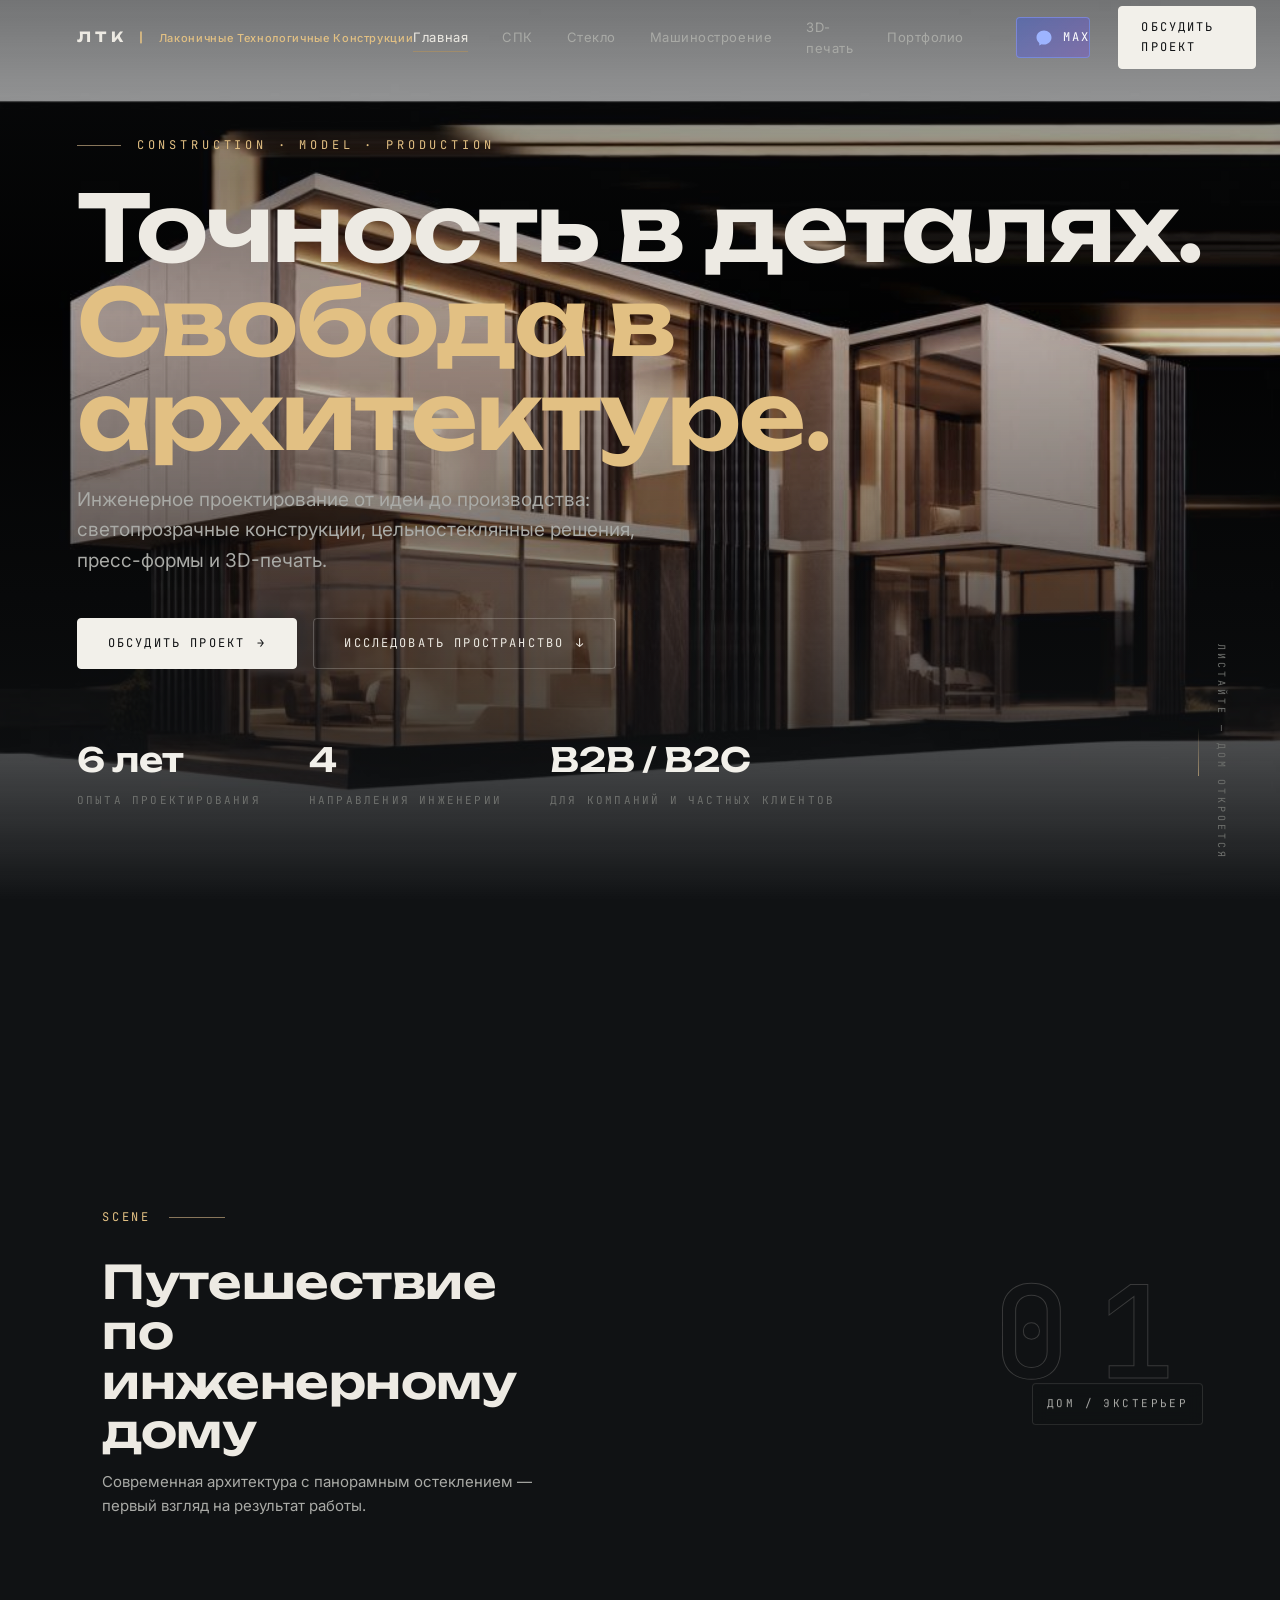
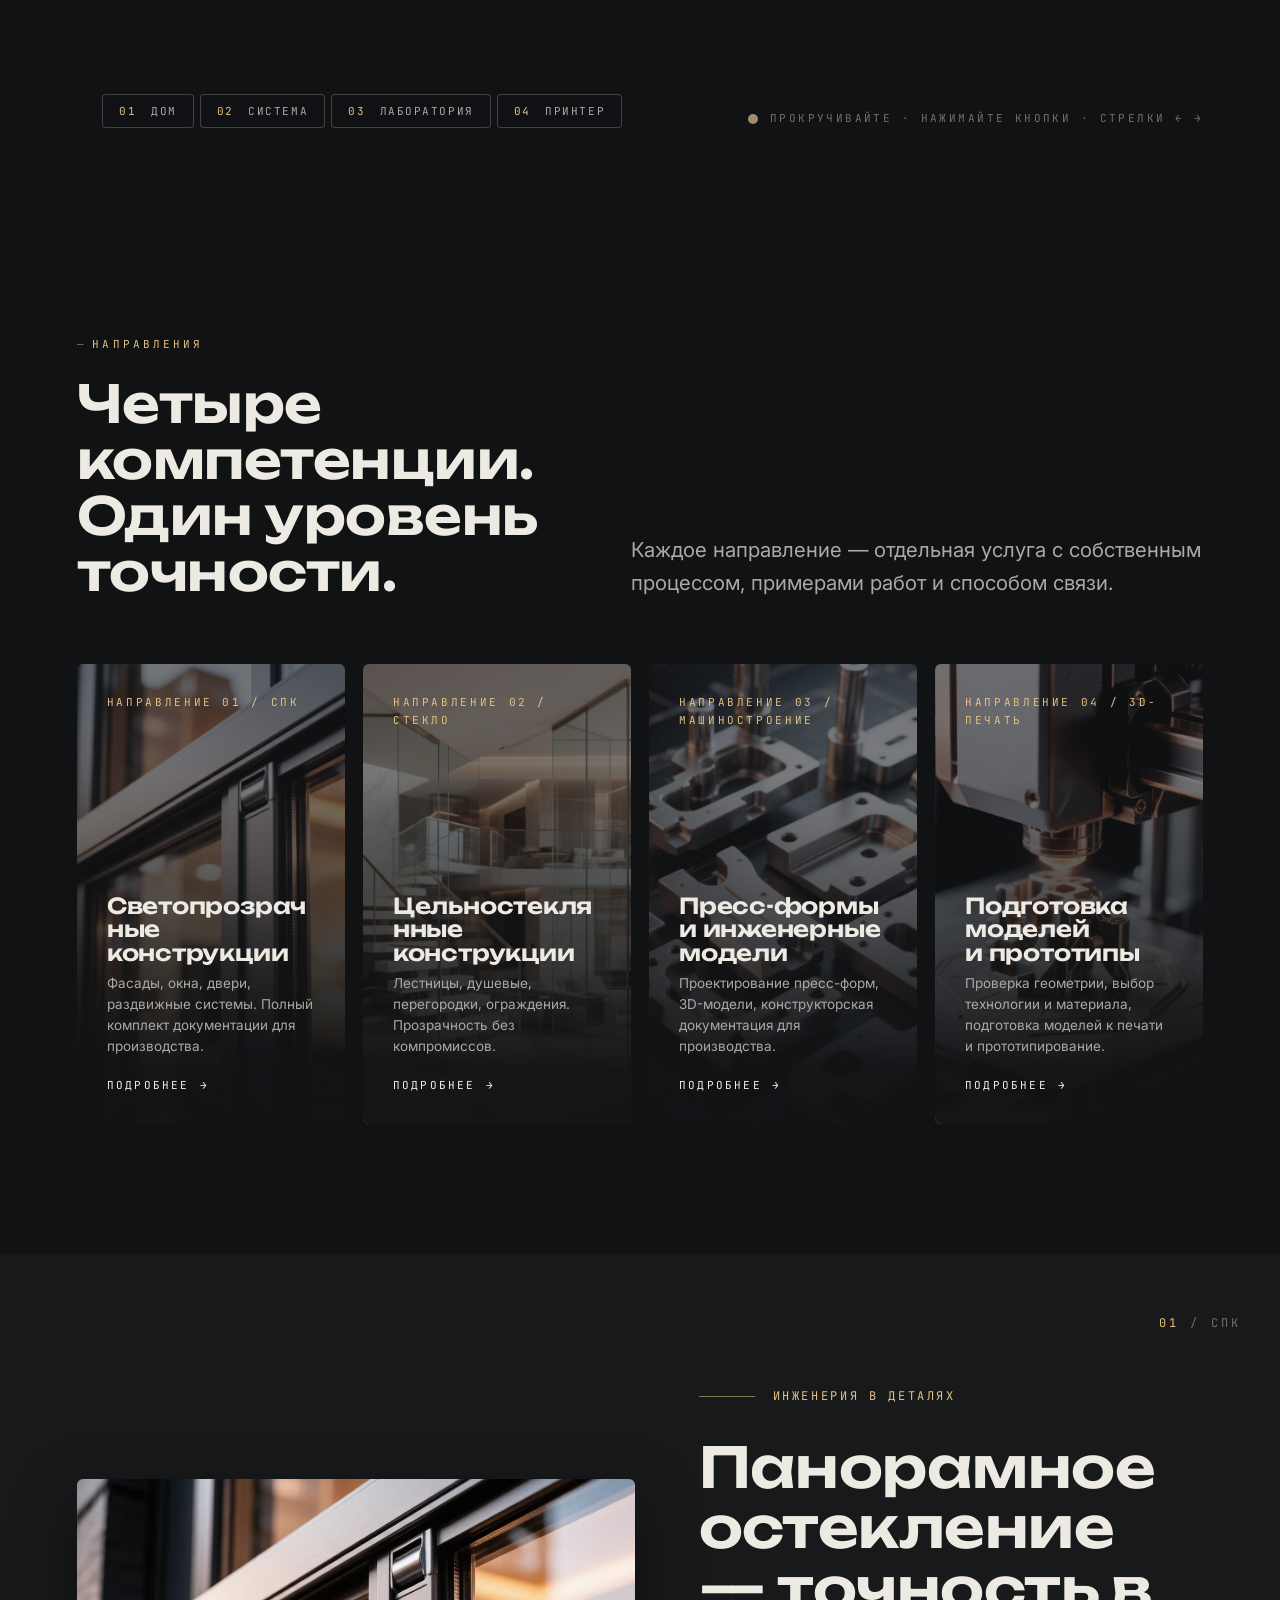
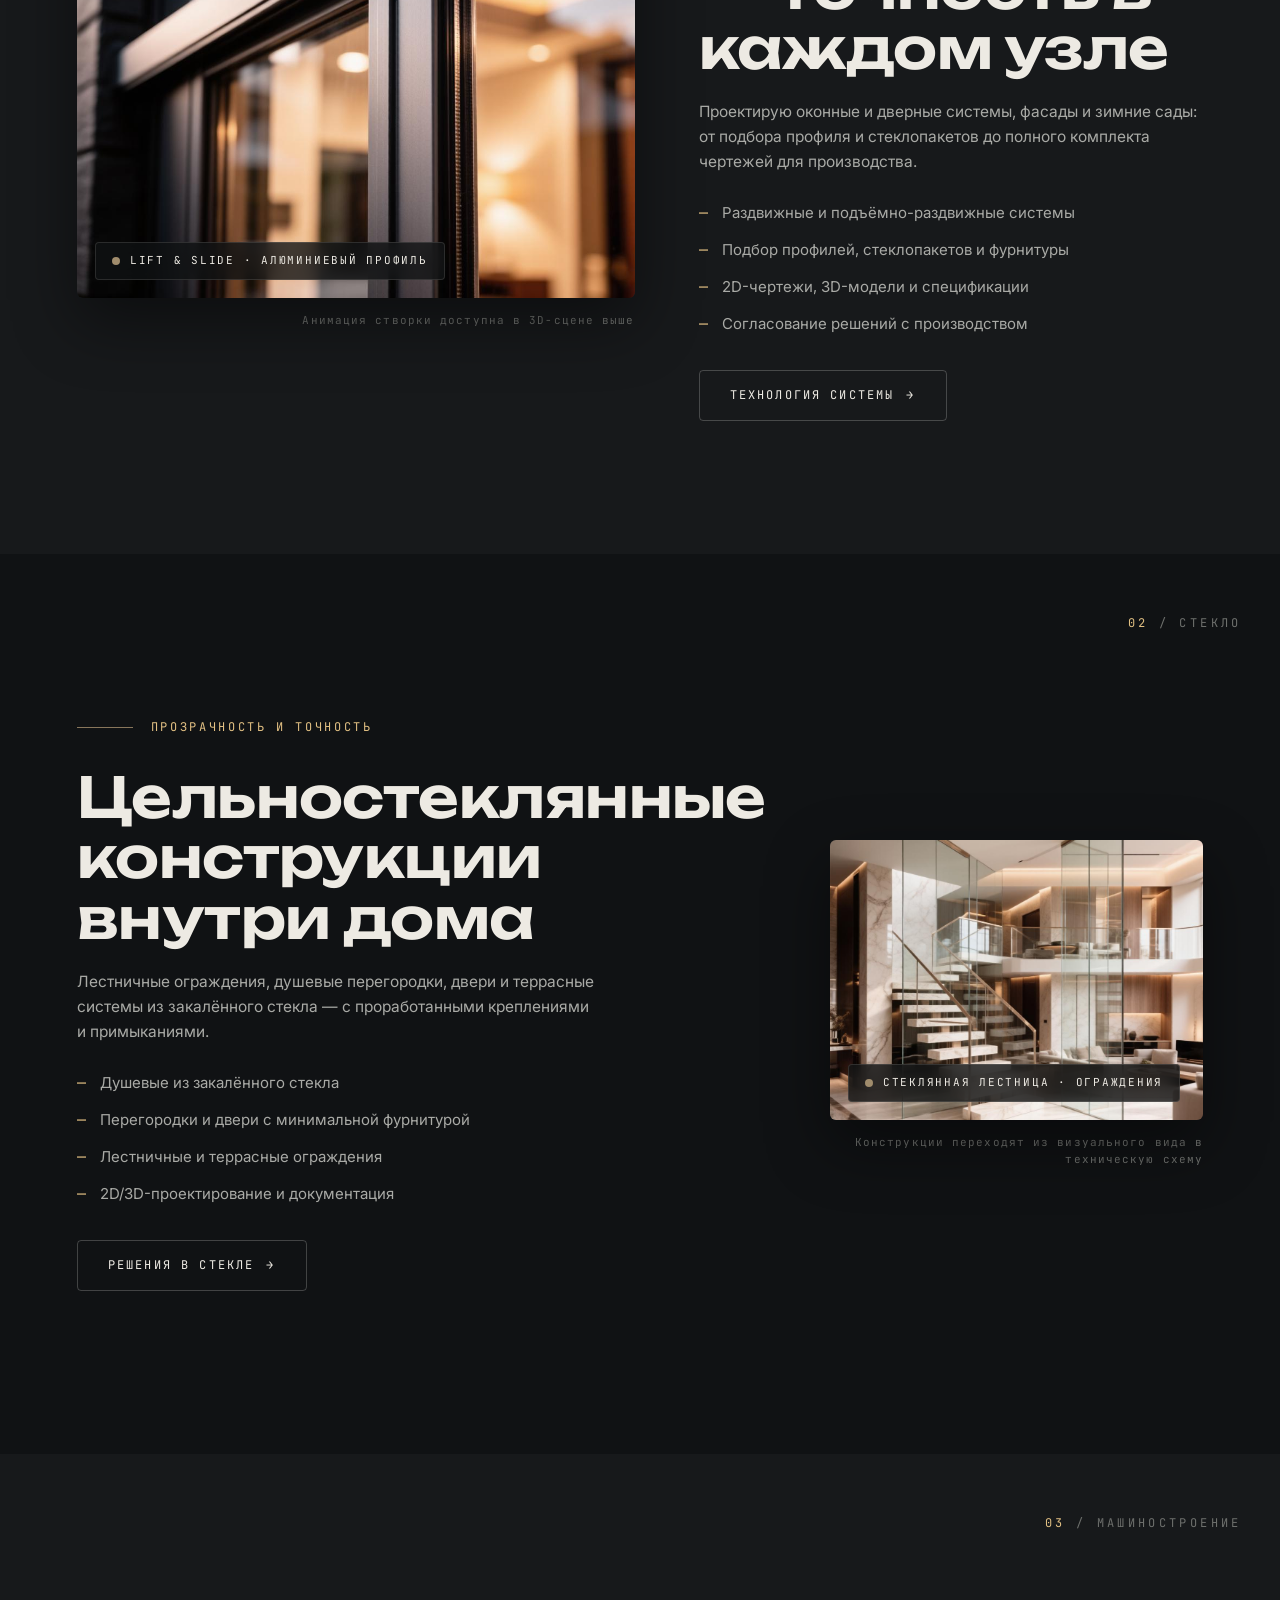
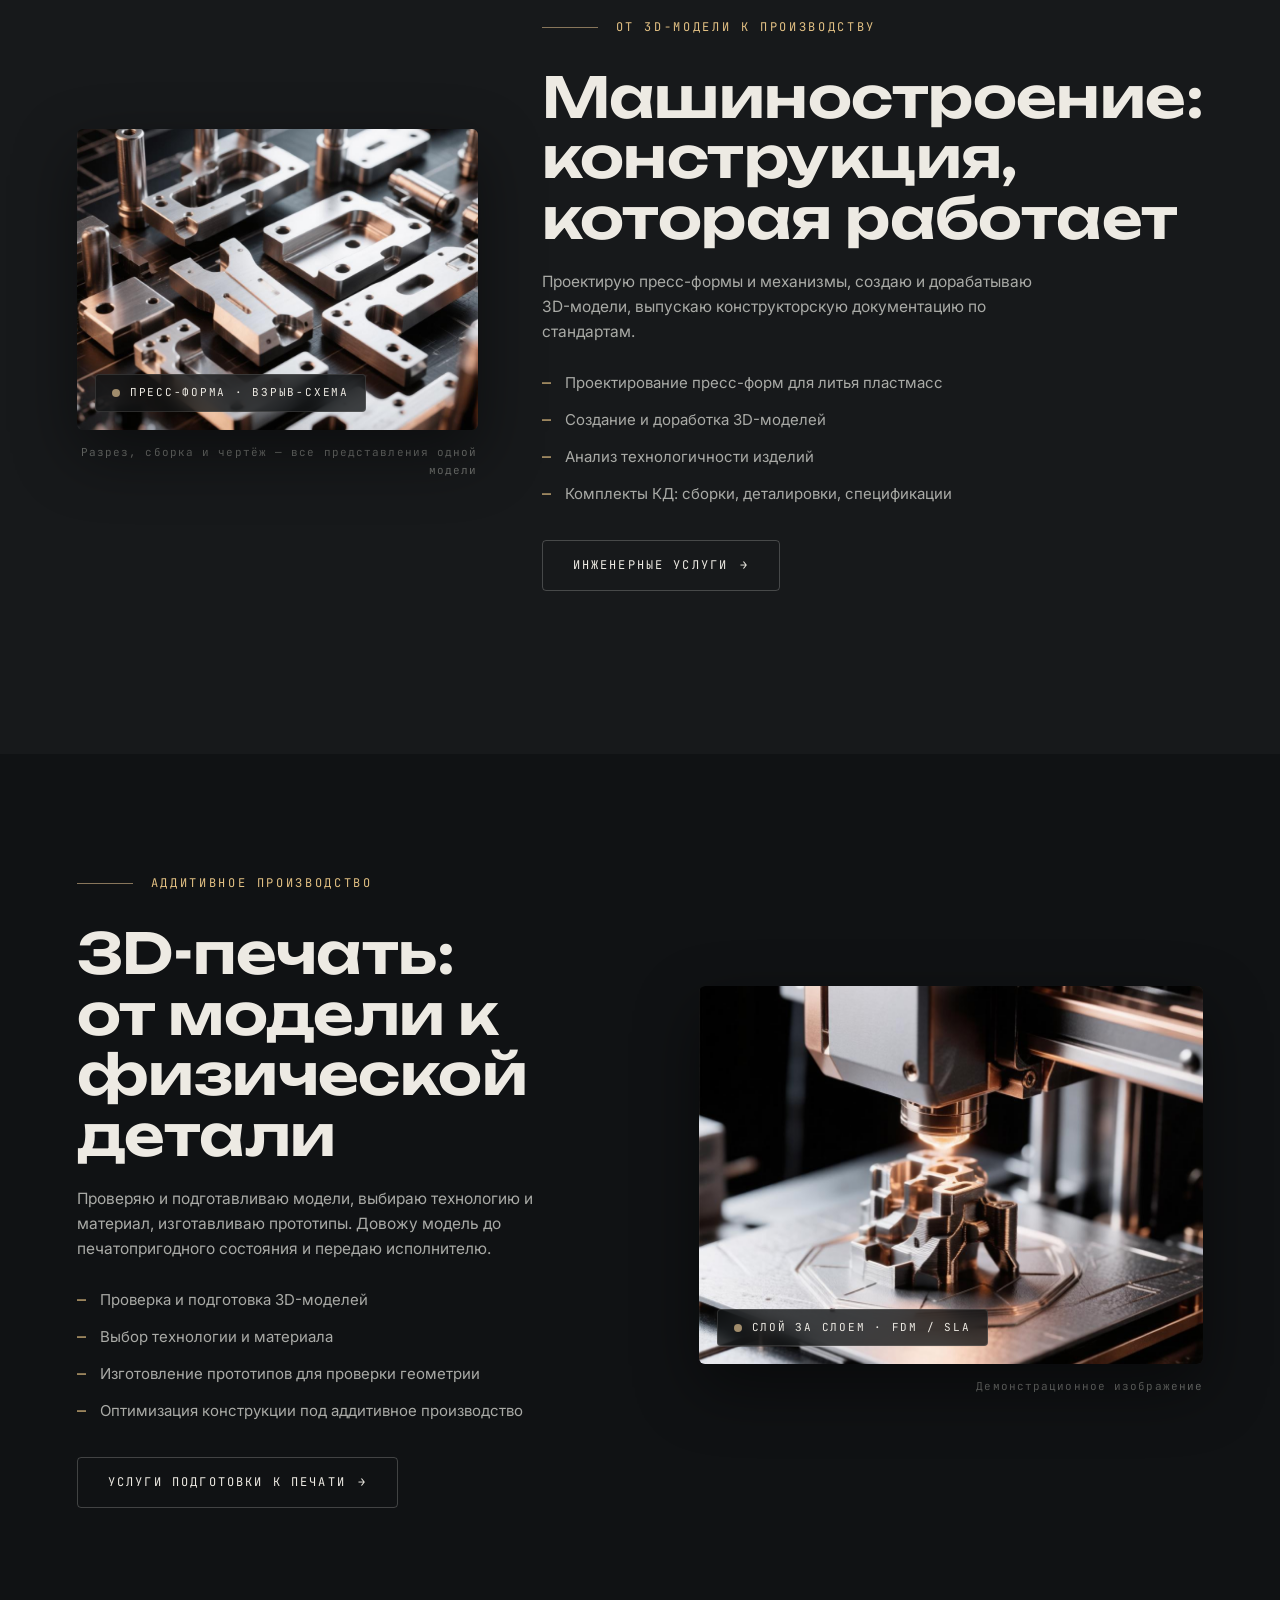
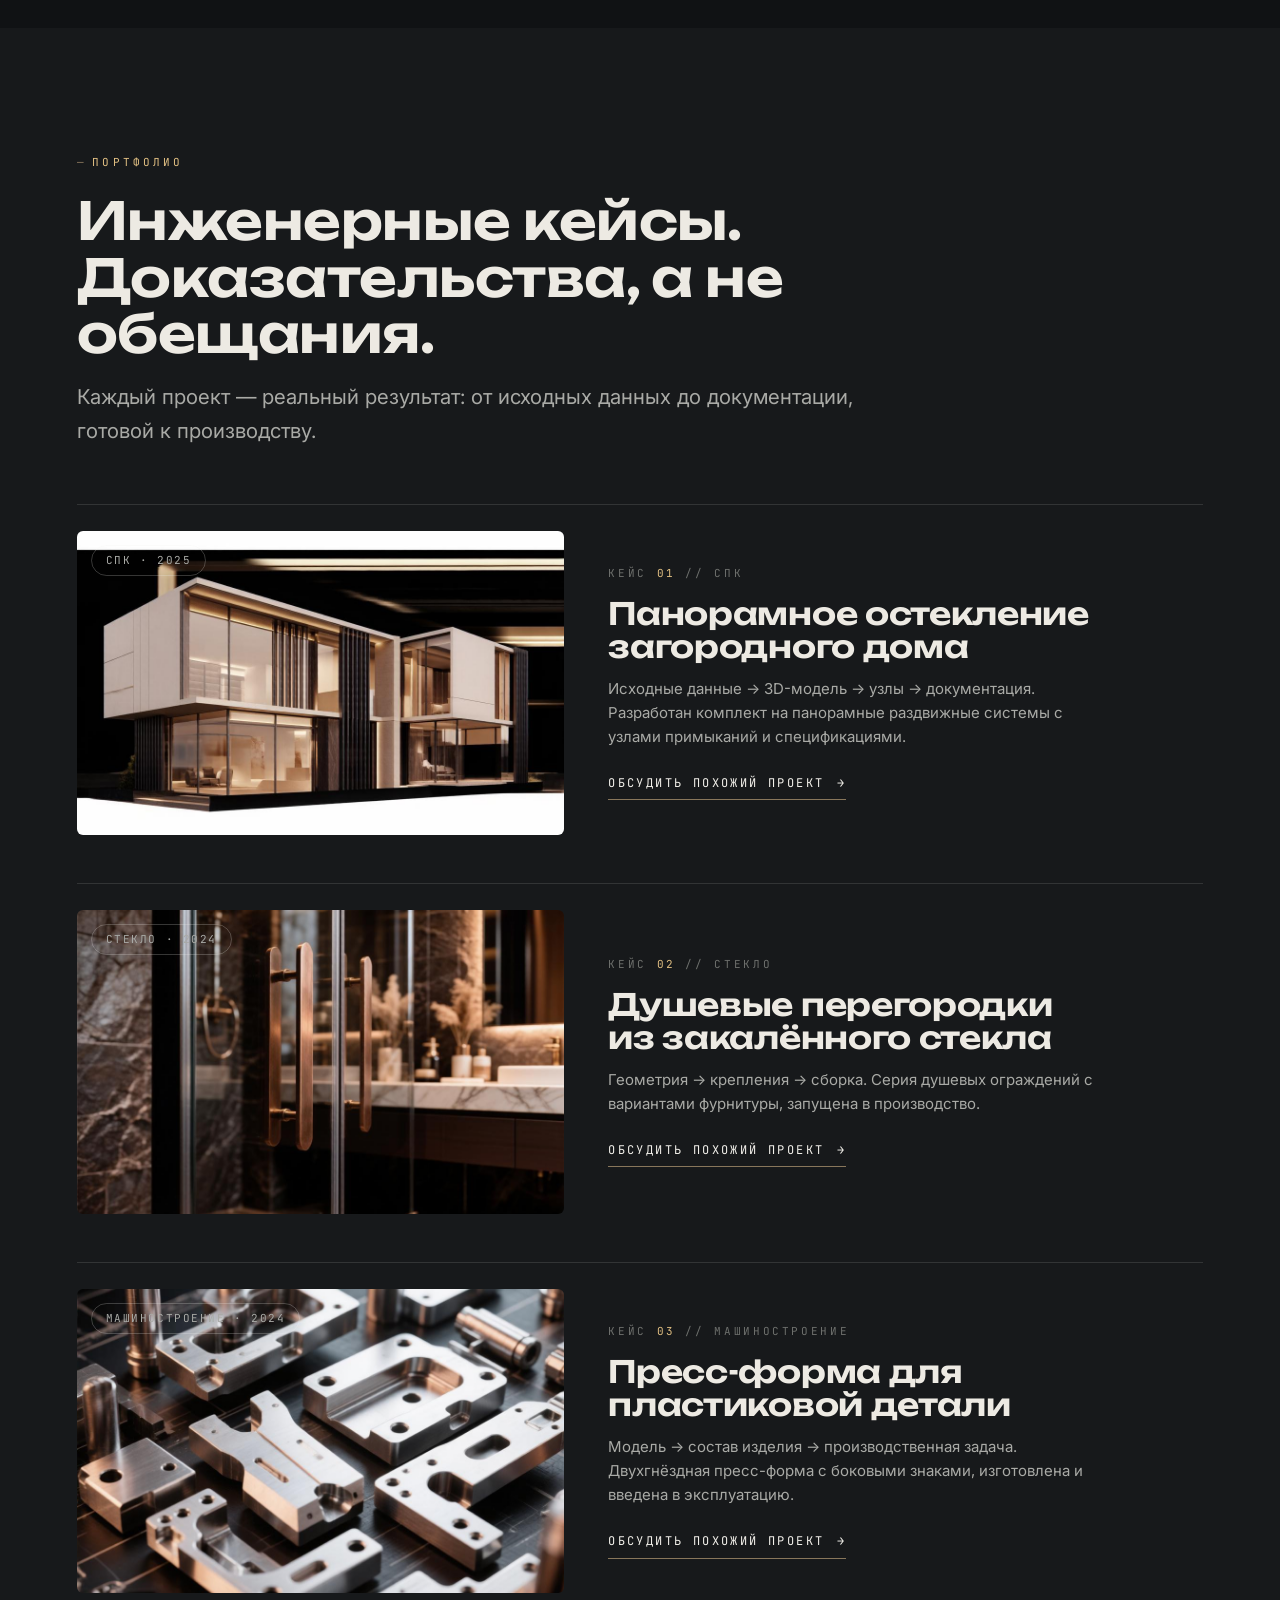
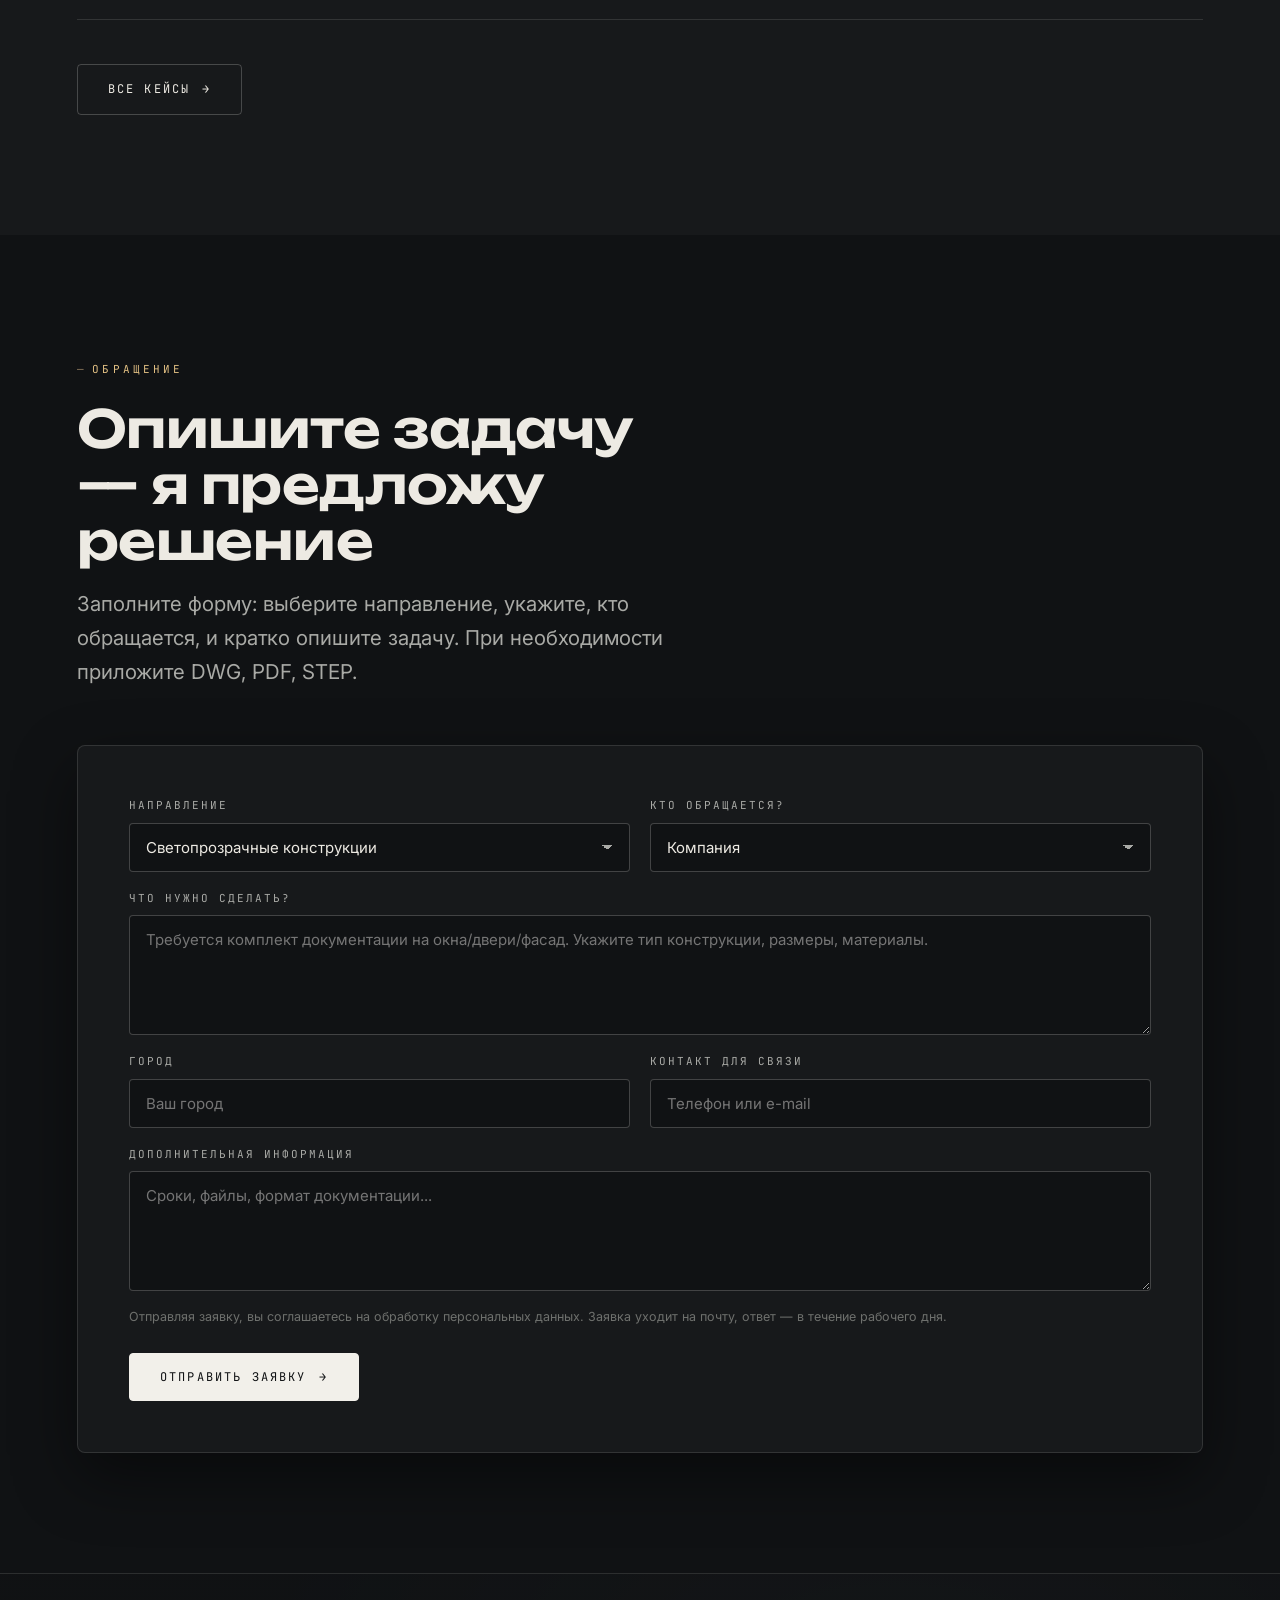
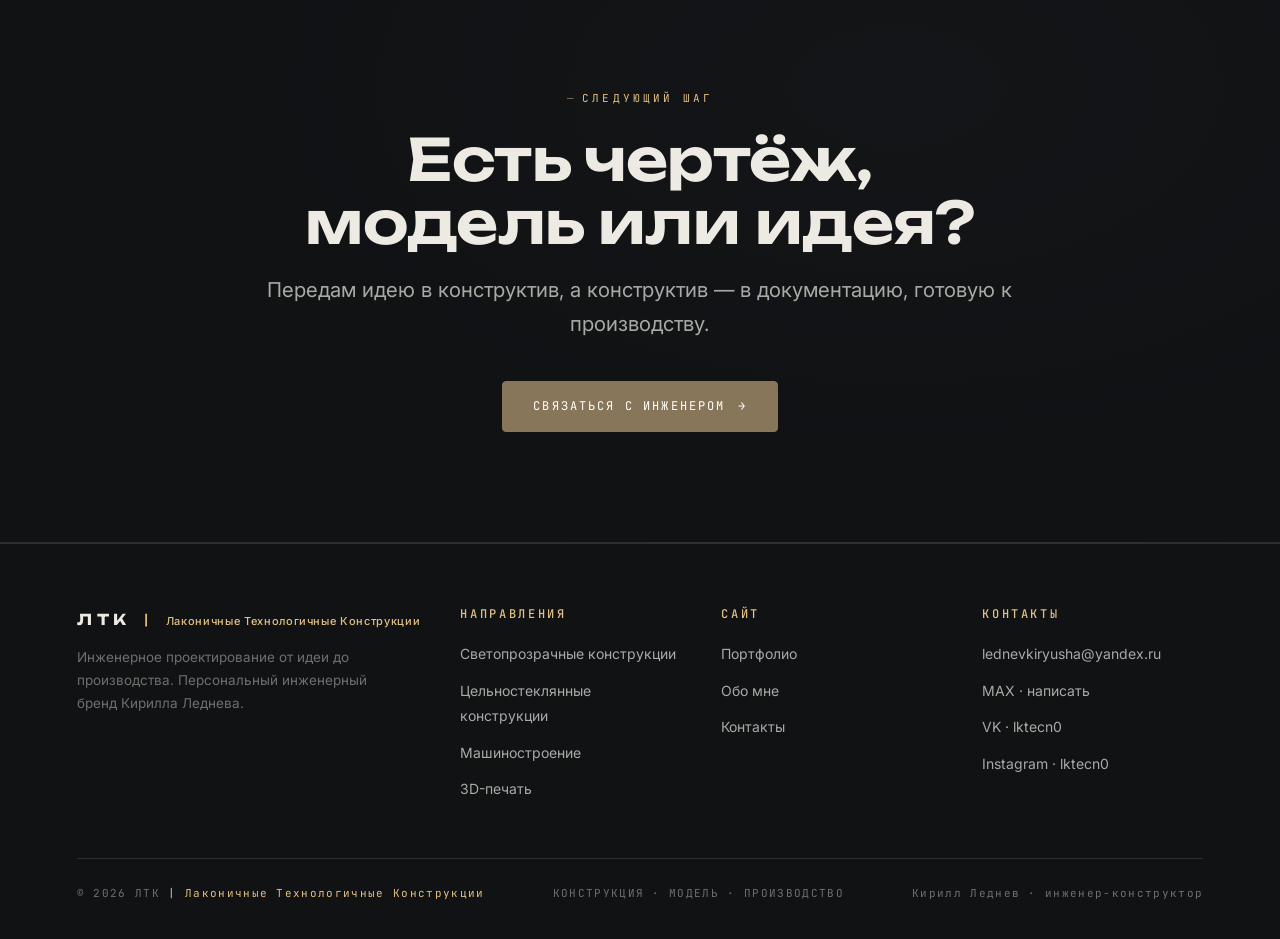
<file: index.html>
﻿<!DOCTYPE html>
<html lang="ru">
<head>
  <meta charset="UTF-8">
  <meta name="viewport" content="width=device-width, initial-scale=1.0">
  <title>ЛТК | Лаконичные Технологичные Конструкции | Инженерное проектирование от идеи до производства</title>
  <meta name="description" content="Кирилл Леднев — инженер-конструктор. Проектирование светопрозрачных конструкций, цельностеклянных решений, пресс-форм и 3D-моделей, подготовка конструкторской документации. 6 лет опыта, для бизнеса и частных клиентов.">
  <meta name="keywords" content="проектирование СПК, светопрозрачные конструкции, инженер-конструктор, 3D-моделирование, пресс-формы, конструкторская документация, 3D-печать, Кирилл Леднев">
  <meta property="og:title" content="ЛТК | Лаконичные Технологичные Конструкции">
  <meta property="og:description" content="Проектирование СПК, цельностеклянных конструкций, пресс-форм. От 3D-модели до комплекта документации для производства.">
  <meta property="og:type" content="website">
  <meta property="og:image" content="assets/img/hero-house.jpg">
  <meta name="theme-color" content="#101214">
  <meta name="color-scheme" content="dark">
  <link rel="icon" href="data:image/svg+xml,%3Csvg xmlns='http://www.w3.org/2000/svg' viewBox='0 0 32 32'%3E%3Crect width='32' height='32' rx='6' fill='%2317191B'/%3E%3Ctext x='16' y='22' font-family='Arial' font-size='14' font-weight='bold' fill='%2388765B' text-anchor='middle'%3EL%3C/text%3E%3C/svg%3E">
  <link rel="preconnect" href="https://fonts.googleapis.com">
  <link rel="preconnect" href="https://fonts.gstatic.com" crossorigin>
  <link href="https://fonts.googleapis.com/css2?family=Archivo:wght@400;500;600;700&family=Unbounded:wght@400;500;600&family=Inter:wght@400;500;600&family=JetBrains+Mono:wght@400;500&display=swap" rel="stylesheet">
  <link rel="stylesheet" href="assets/css/style.css">
</head>
<body>

  <!-- Прогресс-бар -->
  <div class="scroll-progress" id="scroll-progress"></div>

  <!-- Boot-заставка -->
  <div class="boot-splash" id="boot" aria-hidden="true">
    <div class="bs-name">ЛТК</div>
    <div class="bs-sub">Лаконичные Технологичные Конструкции</div>
    <div class="bs-bar"></div>
  </div>

  <!-- Шапка -->
  <header class="site-header" id="site-header">
    <div class="container">
      <a class="brand" href="index.html">ЛТК <span class="brand__sep">|</span> <span class="brand__desc">Лаконичные Технологичные Конструкции</span></a>
      <nav class="nav" aria-label="Основная навигация">
        <a class="nav__link is-active" href="index.html">Главная</a>
        <a class="nav__link" href="spk.html">СПК</a>
        <a class="nav__link" href="glass.html">Стекло</a>
        <a class="nav__link" href="mash.html">Машиностроение</a>
        <a class="nav__link" href="print3d.html">3D-печать</a>
        <a class="nav__link" href="portfolio.html">Портфолио</a>
        <div class="nav-actions">
          <a class="btn btn--max" href="https://max.ru/u/f9LHodD0cOJQqh6TV9rrnLRonDGri8WLr-Ia_SbMb60s1b_sn17M96OEl9I" target="_blank" rel="noopener" aria-label="Написать в мессенджер MAX">
            <span class="max-ico" aria-hidden="true">
              <svg viewBox="0 0 24 24" fill="none" xmlns="http://www.w3.org/2000/svg">
                <path d="M12 2C6.48 2 2 6.2 2 11.4c0 2.9 1.45 5.5 3.7 7.2V22l3.2-1.8c.95.26 1.95.4 3.1.4 5.52 0 10-4.2 10-9.4S17.52 2 12 2z" fill="currentColor"/>
              </svg>
            </span>
            <span>MAX</span>
          </a>
          <a class="btn btn--solid nav__cta" href="contacts.html">Обсудить проект</a>
        </div>
      </nav>
      <button class="nav-toggle" id="nav-toggle" aria-label="Открыть меню" aria-expanded="false">
        <span class="burger"><span></span><span></span><span></span></span>
      </button>
    </div>
  </header>

  <!-- Мобильное меню -->
  <nav class="mobile-menu" id="mobile-menu" aria-label="Мобильная навигация">
    <a href="index.html"><span class="mm-num">00</span> Главная</a>
    <a href="spk.html"><span class="mm-num">01</span> Светопрозрачные конструкции</a>
    <a href="glass.html"><span class="mm-num">02</span> Цельностеклянные конструкции</a>
    <a href="mash.html"><span class="mm-num">03</span> Машиностроение</a>
    <a href="print3d.html"><span class="mm-num">04</span> 3D-печать</a>
    <a href="portfolio.html"><span class="mm-num">05</span> Портфолио</a>
    <a href="about.html"><span class="mm-num">06</span> Обо мне</a>
    <a href="contacts.html"><span class="mm-num">07</span> Контакты</a>
    <a class="mm-max" href="https://max.ru/u/f9LHodD0cOJQqh6TV9rrnLRonDGri8WLr-Ia_SbMb60s1b_sn17M96OEl9I" target="_blank" rel="noopener">
      <span class="max-ico" aria-hidden="true">
        <svg viewBox="0 0 24 24" fill="none" xmlns="http://www.w3.org/2000/svg">
          <path d="M12 2C6.48 2 2 6.2 2 11.4c0 2.9 1.45 5.5 3.7 7.2V22l3.2-1.8c.95.26 1.95.4 3.1.4 5.52 0 10-4.2 10-9.4S17.52 2 12 2z" fill="currentColor"/>
        </svg>
      </span>
      Написать в MAX
    </a>
    <div class="mm-foot">Инженерное проектирование · 3D-моделирование · КД</div>
  </nav>

  <main>

    <!-- ================= СЦЕНА 01 · ЧЕРТЁЖ / ГЕРОЙ ================= -->
    <section class="hero" id="scene-hero" style="min-height:100vh">
      <div class="hero__media">
        <img class="hero__img" src="assets/img/hero-house.jpg"
             alt="Современный дом с панорамным остеклением — ночная архитектурная подсветка"
             fetchpriority="high">
        <div class="hero__veil"></div>
      </div>
      <div class="hero__content container">
        <div class="hero__eyebrow">CONSTRUCTION · MODEL · PRODUCTION</div>
        <h1 class="hero__title">Точность в деталях.<br><span class="accent">Свобода в архитектуре.</span></h1>
        <p class="hero__sub">Инженерное проектирование от идеи до производства: светопрозрачные конструкции, цельностеклянные решения, пресс-формы и 3D-печать.</p>
        <div class="hero__actions">
          <a class="btn btn--solid" href="contacts.html">Обсудить проект <span class="arr">→</span></a>
          <a class="btn" href="#directions">Исследовать пространство <span class="arr">↓</span></a>
        </div>
        <div class="hero__meta">
          <div class="m"><div class="m-value">6 лет</div><div class="m-label">Опыта проектирования</div></div>
          <div class="m"><div class="m-value">4</div><div class="m-label">Направления инженерии</div></div>
          <div class="m"><div class="m-value">B2B / B2C</div><div class="m-label">Для компаний и частных клиентов</div></div>
        </div>
      </div>
      <div class="hero__scroll">Листайте — дом откроется<i class="dot"></i></div>
    </section>

    <!-- ================= СЦЕНА 02 · ДОМ / 3D-путешествие ================= -->
    <section class="canvas-wrap" id="three-scene" aria-label="Интерактивная 3D-сцена инженерного дома">
      <div class="canvas-ui">
        <span class="scene__kicker">
          <span class="mono">SCENE</span>
          <span class="line"></span>
        </span>
        <h2 class="scene__title" id="three-title">Путешествие по инженерному дому</h2>
        <p id="three-text">Одна 3D-сцена связывает архитектуру, стеклянные системы, инженерные модели и 3D-печать.</p>
      </div>

      <div class="canvas-nav" role="tablist" aria-label="Переключение сцен">
        <button data-target="home" role="tab"><span class="cn-num">01</span> Дом</button>
        <button data-target="spk" role="tab"><span class="cn-num">02</span> Система</button>
        <button data-target="mash" role="tab"><span class="cn-num">03</span> Лаборатория</button>
        <button data-target="print" role="tab"><span class="cn-num">04</span> Принтер</button>
      </div>

      <div class="canvas-stage mono" id="three-stage">01</div>
      <div class="canvas-caption mono" id="three-caption">Дом / Экстерьер</div>

      <div class="canvas-hint">Прокручивайте · нажимайте кнопки · стрелки ← →</div>

      <div class="canvas-reduced is-hidden" id="three-reduced">
        <img src="assets/img/hero-house.jpg" alt="">
        <div class="cr-content">
          <span class="eyebrow">Версия без 3D</span>
          <h2>Сайт доступен и без интерактивной сцены</h2>
          <p class="lede" style="color:var(--text-dim)">На слабых устройствах или при отключённой анимации вы видите классический интерфейс: услуги, портфолио и заявки — внизу страницы.</p>
          <p><a class="btn btn--solid" style="margin-top:26px" href="#directions">К направлениям <span class="arr">↓</span></a></p>
        </div>
      </div>

      <div id="three-canvas" style="position:absolute; inset:0"></div>
    </section>

    <!-- ================= СЦЕНА 03 · НАПРАВЛЕНИЯ ================= -->
    <section class="directions" id="directions">
      <div class="container">
        <div class="directions__head">
          <div>
            <span class="eyebrow">Направления</span>
            <h2>Четыре компетенции.<br>Один уровень точности.</h2>
          </div>
          <p class="lede reveal" style="max-width:44ch">Каждое направление — отдельная услуга с собственным процессом, примерами работ и способом связи.</p>
        </div>
        <div class="dir-grid">
          <a class="dir-card reveal" href="spk.html">
            <img class="dir-card__img" src="assets/img/facade-slider.jpg" alt="Светопрозрачные конструкции" loading="lazy">
            <span class="dir-card__num">НАПРАВЛЕНИЕ 01 / СПК</span>
            <h3 class="dir-card__title">Светопрозрачные конструкции</h3>
            <p class="dir-card__desc">Фасады, окна, двери, раздвижные системы. Полный комплект документации для производства.</p>
            <span class="dir-card__link">Подробнее <span class="arr">→</span></span>
          </a>
          <a class="dir-card reveal reveal-delay-1" href="glass.html">
            <img class="dir-card__img" src="assets/img/interior-stairs.jpg" alt="Цельностеклянные конструкции" loading="lazy">
            <span class="dir-card__num">НАПРАВЛЕНИЕ 02 / СТЕКЛО</span>
            <h3 class="dir-card__title">Цельностеклянные конструкции</h3>
            <p class="dir-card__desc">Лестницы, душевые, перегородки, ограждения. Прозрачность без компромиссов.</p>
            <span class="dir-card__link">Подробнее <span class="arr">→</span></span>
          </a>
          <a class="dir-card reveal reveal-delay-2" href="mash.html">
            <img class="dir-card__img" src="assets/img/injection-mold.jpg" alt="Машиностроение" loading="lazy">
            <span class="dir-card__num">НАПРАВЛЕНИЕ 03 / МАШИНОСТРОЕНИЕ</span>
            <h3 class="dir-card__title">Пресс-формы и инженерные модели</h3>
            <p class="dir-card__desc">Проектирование пресс-форм, 3D-модели, конструкторская документация для производства.</p>
            <span class="dir-card__link">Подробнее <span class="arr">→</span></span>
          </a>
          <a class="dir-card reveal reveal-delay-3" href="print3d.html">
            <img class="dir-card__img" src="assets/img/3d-print.jpg" alt="3D-печать" loading="lazy">
            <span class="dir-card__num">НАПРАВЛЕНИЕ 04 / 3D-ПЕЧАТЬ</span>
            <h3 class="dir-card__title">Подготовка моделей и прототипы</h3>
            <p class="dir-card__desc">Проверка геометрии, выбор технологии и материала, подготовка моделей к печати и прототипирование.</p>
            <span class="dir-card__link">Подробнее <span class="arr">→</span></span>
          </a>
        </div>
      </div>
    </section>

    <!-- ================= СЦЕНА 04 · ПАНОРАМНОЕ ОСТЕКЛЕНИЕ ================= -->
    <section class="scene scene--soft" id="spk-section">
      <span class="scene__num"><b>01</b> / СПК</span>
      <div class="container">
        <div class="scene__grid">
          <div class="scene__visual reveal">
            <div class="scene__media">
              <img src="assets/img/facade-slider.jpg" alt="Раздвижная система панорамного остекления" loading="lazy">
              <span class="scene__caption">Lift &amp; Slide · алюминиевый профиль</span>
            </div>
            <div class="scene__note">Анимация створки доступна в 3D-сцене выше</div>
          </div>
          <div class="scene__body reveal reveal-delay-1">
            <div class="scene__kicker">
              <span class="line"></span>
              <span class="mono">ИНЖЕНЕРИЯ В ДЕТАЛЯХ</span>
            </div>
            <h2 class="scene__title">Панорамное остекление — точность в каждом узле</h2>
            <p>Проектирую оконные и дверные системы, фасады и зимние сады: от подбора профиля и стеклопакетов до полного комплекта чертежей для производства.</p>
            <ul class="scene__list">
              <li>Раздвижные и подъёмно-раздвижные системы</li>
              <li>Подбор профилей, стеклопакетов и фурнитуры</li>
              <li>2D-чертежи, 3D-модели и спецификации</li>
              <li>Согласование решений с производством</li>
            </ul>
            <a class="btn" href="spk.html">Технология системы <span class="arr">→</span></a>
          </div>
        </div>
      </div>
    </section>

    <!-- ================= СЦЕНА 05 · ИНТЕРЬЕР / СТЕКЛО ================= -->
    <section class="scene scene--dark" id="glass-section">
      <span class="scene__num"><b>02</b> / СТЕКЛО</span>
      <div class="container">
        <div class="scene__grid scene__grid--flip">
          <div class="scene__visual reveal">
            <div class="scene__media">
              <img src="assets/img/interior-stairs.jpg" alt="Лестница со стеклянным ограждением и стеклянные перегородки" loading="lazy">
              <span class="scene__caption">Стеклянная лестница · ограждения</span>
            </div>
            <div class="scene__note">Конструкции переходят из визуального вида в техническую схему</div>
          </div>
          <div class="scene__body reveal reveal-delay-1">
            <div class="scene__kicker">
              <span class="line"></span>
              <span class="mono">ПРОЗРАЧНОСТЬ И ТОЧНОСТЬ</span>
            </div>
            <h2 class="scene__title">Цельностеклянные конструкции внутри дома</h2>
            <p>Лестничные ограждения, душевые перегородки, двери и террасные системы из закалённого стекла — с проработанными креплениями и примыканиями.</p>
            <ul class="scene__list">
              <li>Душевые из закалённого стекла</li>
              <li>Перегородки и двери с минимальной фурнитурой</li>
              <li>Лестничные и террасные ограждения</li>
              <li>2D/3D-проектирование и документация</li>
            </ul>
            <a class="btn" href="glass.html">Решения в стекле <span class="arr">→</span></a>
          </div>
        </div>
      </div>
    </section>

    <!-- ================= СЦЕНА 06 · ИНЖЕНЕРНАЯ ЛАБОРАТОРИЯ ================= -->
    <section class="scene scene--soft" id="mash-section">
      <span class="scene__num"><b>03</b> / МАШИНОСТРОЕНИЕ</span>
      <div class="container">
        <div class="scene__grid">
          <div class="scene__visual reveal">
            <div class="scene__media">
              <img src="assets/img/injection-mold.jpg" alt="Взрыв-схема пресс-формы для литья" loading="lazy">
              <span class="scene__caption">Пресс-форма · взрыв-схема</span>
            </div>
            <div class="scene__note">Разрез, сборка и чертёж — все представления одной модели</div>
          </div>
          <div class="scene__body reveal reveal-delay-1">
            <div class="scene__kicker">
              <span class="line"></span>
              <span class="mono">ОТ 3D-МОДЕЛИ К ПРОИЗВОДСТВУ</span>
            </div>
            <h2 class="scene__title">Машиностроение: конструкция, которая работает</h2>
            <p>Проектирую пресс-формы и механизмы, создаю и дорабатываю 3D-модели, выпускаю конструкторскую документацию по стандартам.</p>
            <ul class="scene__list">
              <li>Проектирование пресс-форм для литья пластмасс</li>
              <li>Создание и доработка 3D-моделей</li>
              <li>Анализ технологичности изделий</li>
              <li>Комплекты КД: сборки, деталировки, спецификации</li>
            </ul>
            <a class="btn" href="mash.html">Инженерные услуги <span class="arr">→</span></a>
          </div>
        </div>
      </div>
    </section>

    <!-- ================= СЦЕНА 07 · 3D-ПЕЧАТЬ + ОБРАЩЕНИЕ ================= -->
    <section class="section section--dark" id="print-section">
      <div class="container">
        <div class="scene__grid">
          <div class="scene__body reveal">
            <div class="scene__kicker">
              <span class="line"></span>
              <span class="mono">АДДИТИВНОЕ ПРОИЗВОДСТВО</span>
            </div>
            <h2 class="scene__title">3D-печать: от модели к физической детали</h2>
            <p>Проверяю и подготавливаю модели, выбираю технологию и материал, изготавливаю прототипы. Довожу модель до печатопригодного состояния и передаю исполнителю.</p>
            <ul class="scene__list">
              <li>Проверка и подготовка 3D-моделей</li>
              <li>Выбор технологии и материала</li>
              <li>Изготовление прототипов для проверки геометрии</li>
              <li>Оптимизация конструкции под аддитивное производство</li>
            </ul>
            <a class="btn" href="print3d.html">Услуги подготовки к печати <span class="arr">→</span></a>
          </div>
          <div class="scene__visual reveal reveal-delay-1">
            <div class="scene__media">
              <img src="assets/img/3d-print.jpg" alt="3D-принтер формирует деталь слой за слоем" loading="lazy">
              <span class="scene__caption">Слой за слоем · FDM / SLA</span>
            </div>
            <div class="scene__note">Демонстрационное изображение</div>
          </div>
        </div>
      </div>
    </section>

    <!-- ================= СЦЕНА 08 · ПОРТФОЛИО ================= -->
    <section class="section section--soft" id="portfolio-section">
      <div class="container">
        <div class="section__head">
          <span class="eyebrow">Портфолио</span>
          <h2>Инженерные кейсы.<br>Доказательства, а не обещания.</h2>
          <p class="lede reveal">Каждый проект — реальный результат: от исходных данных до документации, готовой к производству.</p>
        </div>
        <div class="case-list">
          <article class="case-card reveal">
            <div class="case-card__media">
              <img src="assets/img/hero-house.jpg" alt="Панорамное остекление загородного дома" loading="lazy">
              <span class="tag case-card__tag">СПК · 2025</span>
            </div>
            <div class="case-card__body">
              <div class="case-card__num">КЕЙС <b>01</b> // СПК</div>
              <h3 class="case-card__title">Панорамное остекление загородного дома</h3>
              <p class="case-card__text">Исходные данные → 3D-модель → узлы → документация. Разработан комплект на панорамные раздвижные системы с узлами примыканий и спецификациями.</p>
              <a class="case-card__link" href="contacts.html?dir=spk">Обсудить похожий проект <span class="arr">→</span></a>
            </div>
          </article>
          <article class="case-card reveal">
            <div class="case-card__media">
              <img src="assets/img/case-shower.jpg" alt="Душевые перегородки из закалённого стекла" loading="lazy">
              <span class="tag case-card__tag">Стекло · 2024</span>
            </div>
            <div class="case-card__body">
              <div class="case-card__num">КЕЙС <b>02</b> // СТЕКЛО</div>
              <h3 class="case-card__title">Душевые перегородки из закалённого стекла</h3>
              <p class="case-card__text">Геометрия → крепления → сборка. Серия душевых ограждений с вариантами фурнитуры, запущена в производство.</p>
              <a class="case-card__link" href="contacts.html?dir=glass">Обсудить похожий проект <span class="arr">→</span></a>
            </div>
          </article>
          <article class="case-card reveal">
            <div class="case-card__media">
              <img src="assets/img/injection-mold.jpg" alt="Пресс-форма для пластиковой детали" loading="lazy">
              <span class="tag case-card__tag">Машиностроение · 2024</span>
            </div>
            <div class="case-card__body">
              <div class="case-card__num">КЕЙС <b>03</b> // МАШИНОСТРОЕНИЕ</div>
              <h3 class="case-card__title">Пресс-форма для пластиковой детали</h3>
              <p class="case-card__text">Модель → состав изделия → производственная задача. Двухгнёздная пресс-форма с боковыми знаками, изготовлена и введена в эксплуатацию.</p>
              <a class="case-card__link" href="contacts.html?dir=mash">Обсудить похожий проект <span class="arr">→</span></a>
            </div>
          </article>
        </div>
        <p class="reveal" style="margin-top:44px"><a class="btn" href="portfolio.html">Все кейсы <span class="arr">→</span></a></p>
      </div>
    </section>

    <!-- ================= СЦЕНА 09 · ОБРАЩЕНИЕ ================= -->
    <section class="section section--dark" id="contact-section">
      <div class="container">
        <div class="section__head" style="max-width:640px">
          <span class="eyebrow">Обращение</span>
          <h2>Опишите задачу — я предложу решение</h2>
          <p class="lede reveal">Заполните форму: выберите направление, укажите, кто обращается, и кратко опишите задачу. При необходимости приложите DWG, PDF, STEP.</p>
        </div>
        <div class="form-card reveal">
          <form data-request>
            <input type="hidden" name="_subject" value="Заявка с сайта ЛТК">
            <input type="hidden" name="_captcha" value="false">
            <input type="hidden" name="_template" value="table">
            <input type="hidden" name="_autoresponse" value="Спасибо за заявку! Я получил ваше сообщение и отвечу в ближайшее время. — Кирилл Леднев, ЛТК">
            <div class="form-grid">
              <div class="form-field">
                <label for="r-direction">Направление</label>
                <select name="direction" id="r-direction" required></select>
              </div>
              <div class="form-field">
                <label for="r-who">Кто обращается?</label>
                <select name="who" id="r-who" required>
                  <option value="Компания">Компания</option>
                  <option value="Частный клиент">Частный клиент</option>
                </select>
              </div>
              <div class="form-field form-field--full">
                <label for="r-need">Что нужно сделать?</label>
                <textarea name="need" id="r-need" placeholder="Требуется комплект документации..." required></textarea>
              </div>
              <div class="form-field">
                <label for="r-city">Город</label>
                <input type="text" name="city" id="r-city" placeholder="Ваш город" autocomplete="address-level2">
              </div>
              <div class="form-field">
                <label for="r-contact">Контакт для связи</label>
                <input type="text" name="contact" id="r-contact" placeholder="Телефон или e-mail" required>
              </div>
              <div class="form-field form-field--full">
                <label for="r-info">Дополнительная информация</label>
                <textarea name="info" id="r-info" placeholder="Сроки, файлы, формат документации..."></textarea>
              </div>
              
            </div>
            <p class="form-hint">Отправляя заявку, вы соглашаетесь на обработку персональных данных. Заявка уходит на почту, ответ — в течение рабочего дня.</p>
            <div class="form-status" role="status"></div>
            <div style="margin-top:26px">
              <button class="btn btn--solid" type="submit">Отправить заявку <span class="arr">→</span></button>
            </div>
          </form>
        </div>
      </div>
    </section>

    <!-- CTA-полоса -->
    <section class="cta-band">
      <div class="container">
        <span class="eyebrow">Следующий шаг</span>
        <h2>Есть чертёж, модель или идея?</h2>
        <p class="lede reveal">Передам идею в конструктив, а конструктив — в документацию, готовую к производству.</p>
        <a class="btn btn--bronze" href="contacts.html">Связаться с инженером <span class="arr">→</span></a>
      </div>
    </section>

  </main>

  <!-- Футер -->
  <footer class="site-footer">
    <div class="container">
      <div class="footer-grid">
        <div>
          <div class="brand footer-brand">ЛТК <span class="brand__sep">|</span> <span class="brand__desc">Лаконичные Технологичные Конструкции</span></div>
          <p class="footer-desc">Инженерное проектирование от идеи до производства. Персональный инженерный бренд Кирилла Леднева.</p>
        </div>
        <div>
          <h4>Направления</h4>
          <ul>
            <li><a href="spk.html">Светопрозрачные конструкции</a></li>
            <li><a href="glass.html">Цельностеклянные конструкции</a></li>
            <li><a href="mash.html">Машиностроение</a></li>
            <li><a href="print3d.html">3D-печать</a></li>
          </ul>
        </div>
        <div>
          <h4>Сайт</h4>
          <ul>
            <li><a href="portfolio.html">Портфолио</a></li>
            <li><a href="about.html">Обо мне</a></li>
            <li><a href="contacts.html">Контакты</a></li>
          </ul>
        </div>
        <div>
          <h4>Контакты</h4>
          <ul>
            <li><a href="mailto:lednevkiryusha@yandex.ru">lednevkiryusha@yandex.ru</a></li>
            <li><a href="https://max.ru/u/f9LHodD0cOJQqh6TV9rrnLRonDGri8WLr-Ia_SbMb60s1b_sn17M96OEl9I" rel="noopener" target="_blank">MAX · написать</a></li>
            <li><a href="https://vk.ru/lktecn0" rel="noopener" target="_blank">VK · lktecn0</a></li>
            <li><a href="https://instagram.com/lktecn0" rel="noopener" target="_blank">Instagram · lktecn0</a></li>
          </ul>
        </div>
      </div>
      <div class="footer-bottom">
        <span>© 2026 ЛТК <span class="ftr-desc">| Лаконичные Технологичные Конструкции</span></span>
        <span>КОНСТРУКЦИЯ · МОДЕЛЬ · ПРОИЗВОДСТВО</span>
        <span>Кирилл Леднев · инженер-конструктор</span>
      </div>
    </div>
  </footer>

  <!-- Библиотеки: локальные, работают офлайн -->
  <script src="assets/vendors/three/three.min.js"></script>
  <script src="assets/vendors/gsap/gsap.min.js"></script>
  <script src="assets/vendors/gsap/ScrollTrigger.min.js"></script>
  <!-- Данные и логика -->
  <script src="assets/js/data.js"></script>
  <script src="assets/vendors/emailjs/email.min.js"></script>
  <script src="assets/js/three-scene.js"></script>
  <script src="assets/js/main.js"></script>
</body>
</html>
</file>
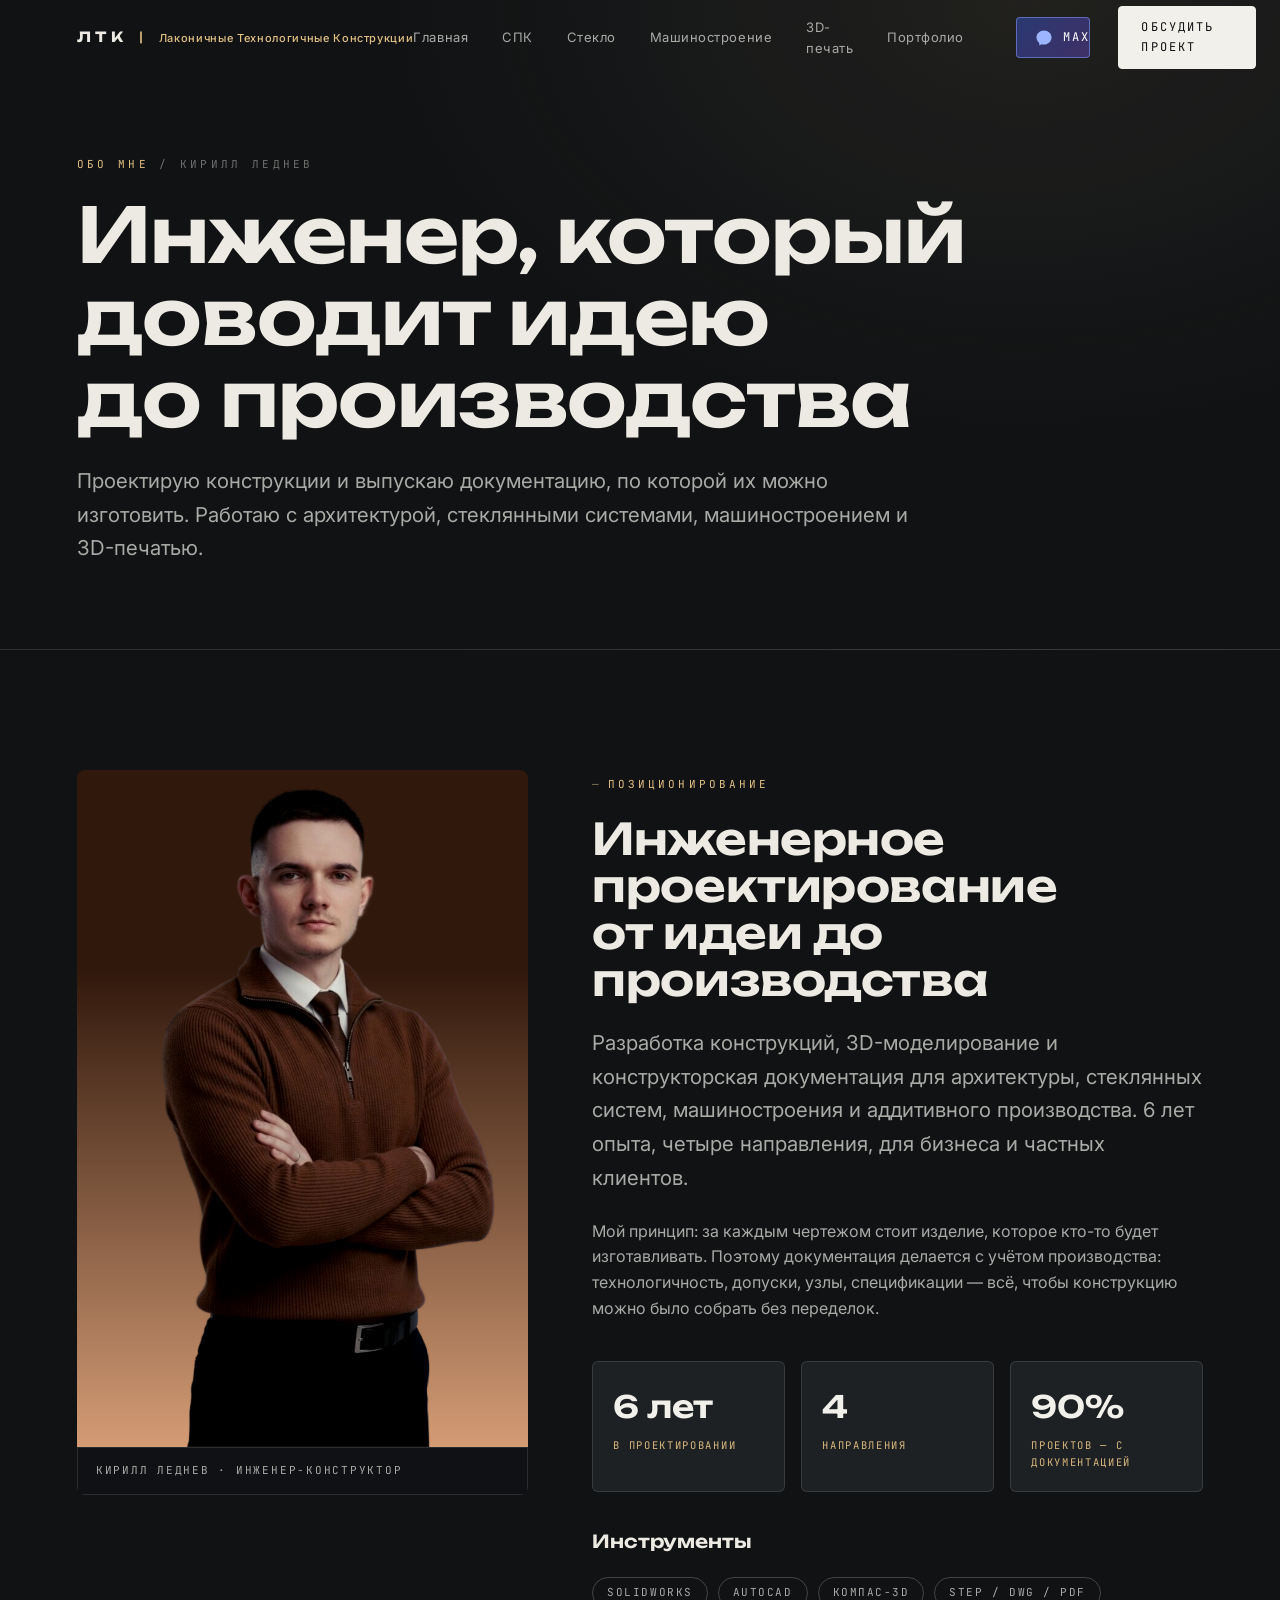
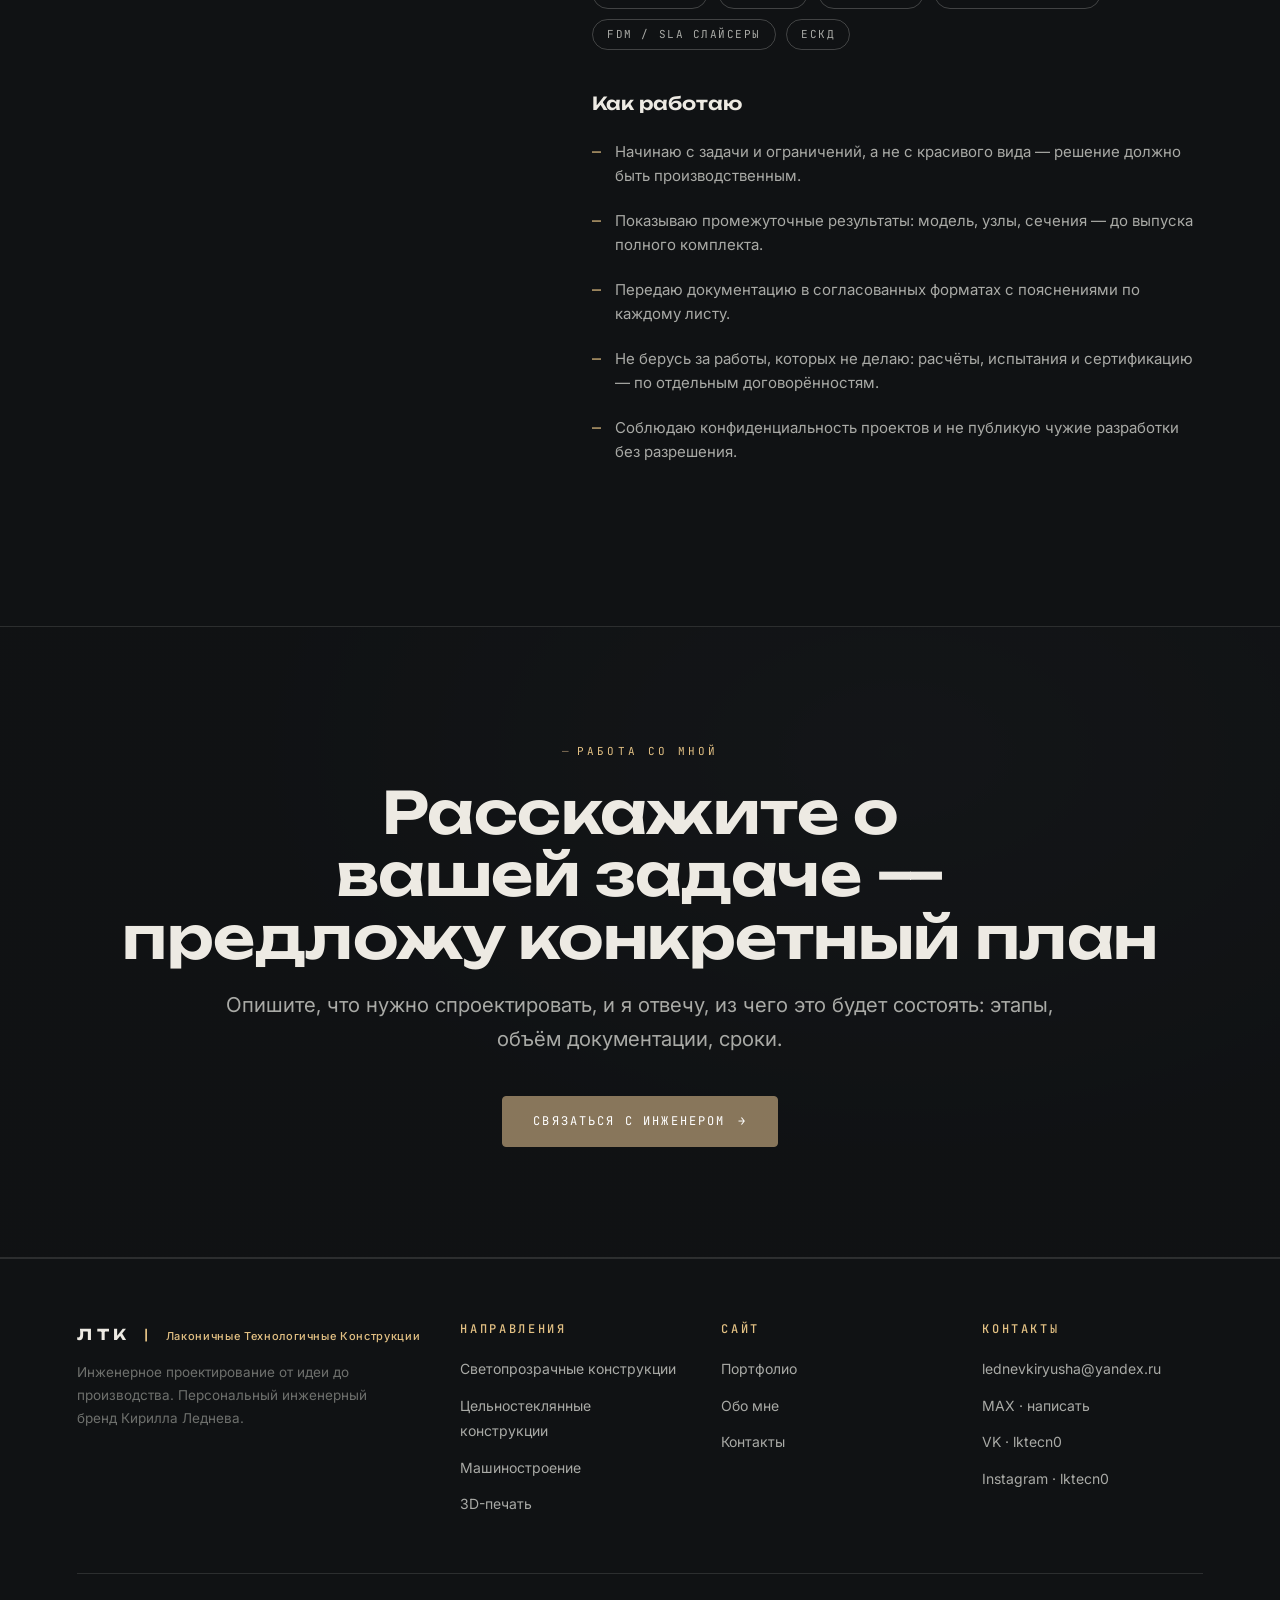
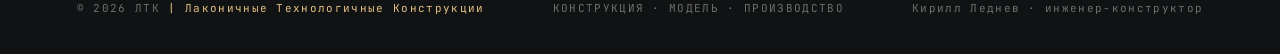
<file: about.html>
﻿<!DOCTYPE html>
<html lang="ru">
<head>
  <meta charset="UTF-8">
  <meta name="viewport" content="width=device-width, initial-scale=1.0">
  <title>Обо мне — Кирилл Леднев, инженер-конструктор | ЛТК</title>
  <meta name="description" content="Кирилл Леднев — инженер-конструктор, 6 лет опыта. Проектирование СПК, цельностеклянных конструкций, пресс-форм, 3D-моделей и конструкторской документации. Подход к работе и инструменты.">
  <meta property="og:title" content="Обо мне | ЛТК">
  <meta property="og:type" content="website">
  <meta property="og:image" content="assets/img/portrait-kirill.png">
  <meta name="color-scheme" content="dark">
  <meta name="theme-color" content="#101214">
  <link rel="icon" href="data:image/svg+xml,%3Csvg xmlns='http://www.w3.org/2000/svg' viewBox='0 0 32 32'%3E%3Crect width='32' height='32' rx='6' fill='%2317191B'/%3E%3Ctext x='16' y='22' font-family='Arial' font-size='14' font-weight='bold' fill='%2388765B' text-anchor='middle'%3EL%3C/text%3E%3C/svg%3E">
  <link rel="preconnect" href="https://fonts.googleapis.com">
  <link rel="preconnect" href="https://fonts.gstatic.com" crossorigin>
  <link href="https://fonts.googleapis.com/css2?family=Archivo:wght@400;500;600;700&family=Unbounded:wght@400;500;600&family=Inter:wght@400;500;600&family=JetBrains+Mono:wght@400;500&display=swap" rel="stylesheet">
  <link rel="stylesheet" href="assets/css/style.css">
</head>
<body>

  <div class="scroll-progress" id="scroll-progress"></div>

  <header class="site-header" id="site-header">
    <div class="container">
      <a class="brand" href="index.html">ЛТК <span class="brand__sep">|</span> <span class="brand__desc">Лаконичные Технологичные Конструкции</span></a>
      <nav class="nav" aria-label="Основная навигация">
        <a class="nav__link" href="index.html">Главная</a>
        <a class="nav__link" href="spk.html">СПК</a>
        <a class="nav__link" href="glass.html">Стекло</a>
        <a class="nav__link" href="mash.html">Машиностроение</a>
        <a class="nav__link" href="print3d.html">3D-печать</a>
        <a class="nav__link" href="portfolio.html">Портфолио</a>
                <div class="nav-actions">
          <a class="btn btn--max" href="https://max.ru/u/f9LHodD0cOJQqh6TV9rrnLRonDGri8WLr-Ia_SbMb60s1b_sn17M96OEl9I" target="_blank" rel="noopener" aria-label="Написать в мессенджер MAX">
            <span class="max-ico" aria-hidden="true">
              <svg viewBox="0 0 24 24" fill="none" xmlns="http://www.w3.org/2000/svg">
                <path d="M12 2C6.48 2 2 6.2 2 11.4c0 2.9 1.45 5.5 3.7 7.2V22l3.2-1.8c.95.26 1.95.4 3.1.4 5.52 0 10-4.2 10-9.4S17.52 2 12 2z" fill="currentColor"/>
              </svg>
            </span>
            <span>MAX</span>
          </a>
<a class="btn btn--solid nav__cta" href="contacts.html">Обсудить проект</a>
        </div>
      </nav>
      <button class="nav-toggle" id="nav-toggle" aria-label="Открыть меню" aria-expanded="false">
        <span class="burger"><span></span><span></span><span></span></span>
      </button>
    </div>
  </header>

  <nav class="mobile-menu" id="mobile-menu" aria-label="Мобильная навигация">
    <a href="index.html"><span class="mm-num">00</span> Главная</a>
    <a href="spk.html"><span class="mm-num">01</span> Светопрозрачные конструкции</a>
    <a href="glass.html"><span class="mm-num">02</span> Цельностеклянные конструкции</a>
    <a href="mash.html"><span class="mm-num">03</span> Машиностроение</a>
    <a href="print3d.html"><span class="mm-num">04</span> 3D-печать</a>
    <a href="portfolio.html"><span class="mm-num">05</span> Портфолио</a>
    <a href="about.html"><span class="mm-num">06</span> Обо мне</a>
    <a href="contacts.html"><span class="mm-num">07</span> Контакты</a>
    <a class="mm-max" href="https://max.ru/u/f9LHodD0cOJQqh6TV9rrnLRonDGri8WLr-Ia_SbMb60s1b_sn17M96OEl9I" target="_blank" rel="noopener">
      <span class="max-ico" aria-hidden="true">
        <svg viewBox="0 0 24 24" fill="none" xmlns="http://www.w3.org/2000/svg">
          <path d="M12 2C6.48 2 2 6.2 2 11.4c0 2.9 1.45 5.5 3.7 7.2V22l3.2-1.8c.95.26 1.95.4 3.1.4 5.52 0 10-4.2 10-9.4S17.52 2 12 2z" fill="currentColor"/>
        </svg>
      </span>
      Написать в MAX
    </a>

    <div class="mm-foot">Инженерное проектирование · 3D-моделирование · КД</div>
  </nav>

  <main>

    <section class="page-hero">
      <div class="container">
        <div class="page-hero__num"><b>ОБО МНЕ</b> / КИРИЛЛ ЛЕДНЕВ</div>
        <h1>Инженер, который доводит идею до производства</h1>
        <p class="lede">Проектирую конструкции и выпускаю документацию, по которой их можно изготовить. Работаю с архитектурой, стеклянными системами, машиностроением и 3D-печатью.</p>
      </div>
    </section>

    <section class="section section--dark">
      <div class="container">
        <div class="about-grid">
          <div class="about-photo reveal">
            <img src="assets/img/portrait-kirill.png" alt="Кирилл Леднев — инженер-конструктор в архитектурной студии" loading="lazy">
            <div class="about-photo__caption">Кирилл Леднев · инженер-конструктор</div>
          </div>
          <div>
            <span class="eyebrow">Позиционирование</span>
            <h2 style="font-size:clamp(28px,3.4vw,44px); margin-bottom:22px">Инженерное проектирование от идеи до производства</h2>
            <p class="lede" style="margin-bottom:24px">Разработка конструкций, 3D-моделирование и конструкторская документация для архитектуры, стеклянных систем, машиностроения и аддитивного производства. 6 лет опыта, четыре направления, для бизнеса и частных клиентов.</p>
            <p style="color:var(--text-dim); max-width:60ch; margin-bottom:16px">Мой принцип: за каждым чертежом стоит изделие, которое кто-то будет изготавливать. Поэтому документация делается с учётом производства: технологичность, допуски, узлы, спецификации — всё, чтобы конструкцию можно было собрать без переделок.</p>

            <div class="about-stats">
              <div class="about-stat"><div class="v">6 лет</div><div class="l">в проектировании</div></div>
              <div class="about-stat"><div class="v">4</div><div class="l">направления</div></div>
              <div class="about-stat"><div class="v">90%</div><div class="l">проектов — с документацией</div></div>
            </div>

            <h3 style="margin-bottom:10px; font-size:18px">Инструменты</h3>
            <div class="tools">
              <span class="tag">SolidWorks</span>
              <span class="tag">AutoCAD</span>
              <span class="tag">Компас-3D</span>
              <span class="tag">STEP / DWG / PDF</span>
              <span class="tag">FDM / SLA слайсеры</span>
              <span class="tag">ЕСКД</span>
            </div>

            <h3 style="margin-top:44px; margin-bottom:10px; font-size:18px">Как работаю</h3>
            <ul class="scene__list approach">
              <li>Начинаю с задачи и ограничений, а не с красивого вида — решение должно быть производственным.</li>
              <li>Показываю промежуточные результаты: модель, узлы, сечения — до выпуска полного комплекта.</li>
              <li>Передаю документацию в согласованных форматах с пояснениями по каждому листу.</li>
              <li>Не берусь за работы, которых не делаю: расчёты, испытания и сертификацию — по отдельным договорённостям.</li>
              <li>Соблюдаю конфиденциальность проектов и не публикую чужие разработки без разрешения.</li>
            </ul>
          </div>
        </div>
      </div>
    </section>

    <section class="cta-band">
      <div class="container">
        <span class="eyebrow">Работа со мной</span>
        <h2>Расскажите о вашей задаче —<br>предложу конкретный план</h2>
        <p class="lede reveal">Опишите, что нужно спроектировать, и я отвечу, из чего это будет состоять: этапы, объём документации, сроки.</p>
        <a class="btn btn--bronze" href="contacts.html">Связаться с инженером <span class="arr">→</span></a>
      </div>
    </section>

  </main>

  <footer class="site-footer">
    <div class="container">
      <div class="footer-grid">
        <div>
          <div class="brand footer-brand">ЛТК <span class="brand__sep">|</span> <span class="brand__desc">Лаконичные Технологичные Конструкции</span></div>
          <p class="footer-desc">Инженерное проектирование от идеи до производства. Персональный инженерный бренд Кирилла Леднева.</p>
        </div>
        <div>
          <h4>Направления</h4>
          <ul>
            <li><a href="spk.html">Светопрозрачные конструкции</a></li>
            <li><a href="glass.html">Цельностеклянные конструкции</a></li>
            <li><a href="mash.html">Машиностроение</a></li>
            <li><a href="print3d.html">3D-печать</a></li>
          </ul>
        </div>
        <div>
          <h4>Сайт</h4>
          <ul>
            <li><a href="portfolio.html">Портфолио</a></li>
            <li><a href="about.html">Обо мне</a></li>
            <li><a href="contacts.html">Контакты</a></li>
          </ul>
        </div>
        <div>
          <h4>Контакты</h4>
          <ul>
            <li><a href="mailto:lednevkiryusha@yandex.ru">lednevkiryusha@yandex.ru</a></li>
            <li><a href="https://max.ru/u/f9LHodD0cOJQqh6TV9rrnLRonDGri8WLr-Ia_SbMb60s1b_sn17M96OEl9I" rel="noopener" target="_blank">MAX · написать</a></li>
            <li><a href="https://vk.ru/lktecn0" rel="noopener" target="_blank">VK · lktecn0</a></li>
            <li><a href="https://instagram.com/lktecn0" rel="noopener" target="_blank">Instagram · lktecn0</a></li>
          </ul>
        </div>
      </div>
      <div class="footer-bottom">
        <span>© 2026 ЛТК <span class="ftr-desc">| Лаконичные Технологичные Конструкции</span></span>
        <span>КОНСТРУКЦИЯ · МОДЕЛЬ · ПРОИЗВОДСТВО</span>
        <span>Кирилл Леднев · инженер-конструктор</span>
      </div>
    </div>
  </footer>

  <script src="assets/vendors/three/three.min.js"></script>
  <script src="assets/vendors/gsap/gsap.min.js"></script>
  <script src="assets/vendors/gsap/ScrollTrigger.min.js"></script>
  <script src="assets/js/data.js"></script>
  <script src="assets/js/main.js"></script>
</body>
</html>
</file>
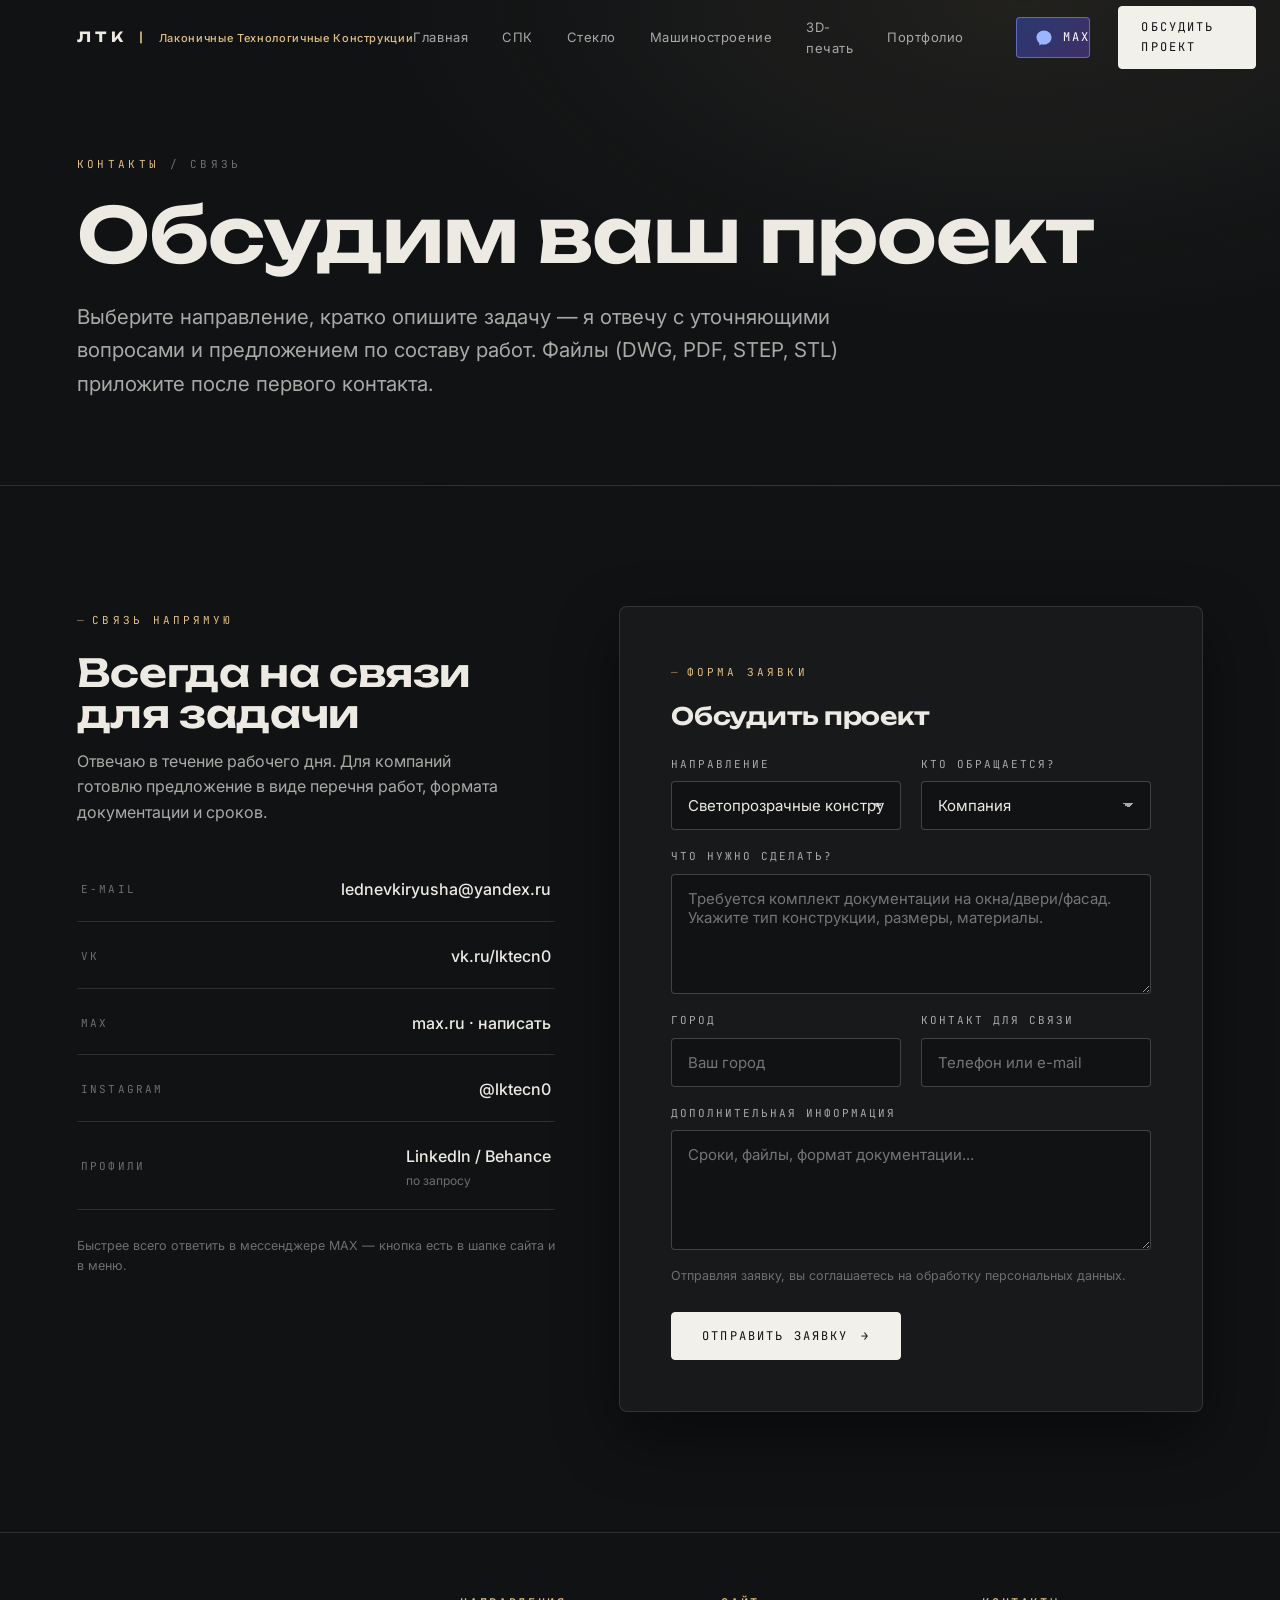
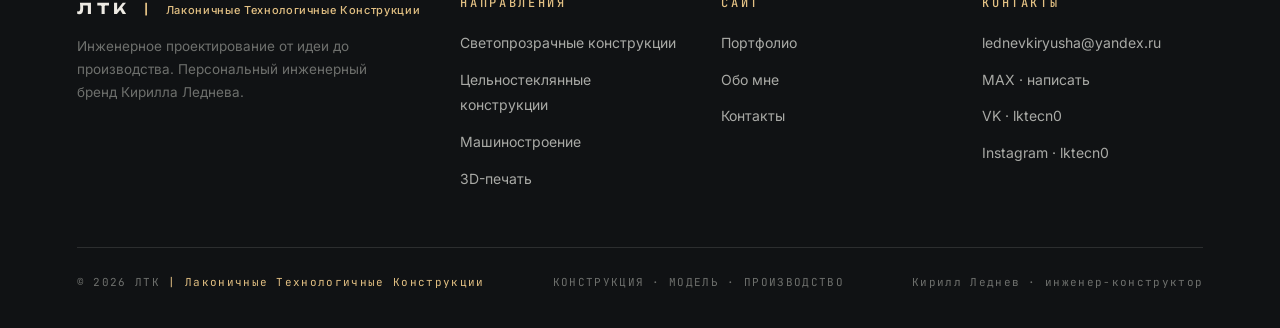
<file: contacts.html>
﻿<!DOCTYPE html>
<html lang="ru">
<head>
  <meta charset="UTF-8">
  <meta name="viewport" content="width=device-width, initial-scale=1.0">
  <title>Контакты — заявка и связь | ЛТК</title>
  <meta name="description" content="Связаться с инженером-конструктором Кириллом Ледневым: форма заявки по направлениям СПК, стекло, машиностроение, 3D-печать. Мессенджеры и социальные сети.">
  <meta property="og:title" content="Контакты | ЛТК">
  <meta property="og:type" content="website">
  <meta property="og:image" content="assets/img/hero-house.jpg">
  <meta name="color-scheme" content="dark">
  <meta name="theme-color" content="#101214">
  <link rel="icon" href="data:image/svg+xml,%3Csvg xmlns='http://www.w3.org/2000/svg' viewBox='0 0 32 32'%3E%3Crect width='32' height='32' rx='6' fill='%2317191B'/%3E%3Ctext x='16' y='22' font-family='Arial' font-size='14' font-weight='bold' fill='%2388765B' text-anchor='middle'%3EL%3C/text%3E%3C/svg%3E">
  <link rel="preconnect" href="https://fonts.googleapis.com">
  <link rel="preconnect" href="https://fonts.gstatic.com" crossorigin>
  <link href="https://fonts.googleapis.com/css2?family=Archivo:wght@400;500;600;700&family=Unbounded:wght@400;500;600&family=Inter:wght@400;500;600&family=JetBrains+Mono:wght@400;500&display=swap" rel="stylesheet">
  <link rel="stylesheet" href="assets/css/style.css">
</head>
<body>

  <div class="scroll-progress" id="scroll-progress"></div>

  <header class="site-header" id="site-header">
    <div class="container">
      <a class="brand" href="index.html">ЛТК <span class="brand__sep">|</span> <span class="brand__desc">Лаконичные Технологичные Конструкции</span></a>
      <nav class="nav" aria-label="Основная навигация">
        <a class="nav__link" href="index.html">Главная</a>
        <a class="nav__link" href="spk.html">СПК</a>
        <a class="nav__link" href="glass.html">Стекло</a>
        <a class="nav__link" href="mash.html">Машиностроение</a>
        <a class="nav__link" href="print3d.html">3D-печать</a>
        <a class="nav__link" href="portfolio.html">Портфолио</a>
                <div class="nav-actions">
          <a class="btn btn--max" href="https://max.ru/u/f9LHodD0cOJQqh6TV9rrnLRonDGri8WLr-Ia_SbMb60s1b_sn17M96OEl9I" target="_blank" rel="noopener" aria-label="Написать в мессенджер MAX">
            <span class="max-ico" aria-hidden="true">
              <svg viewBox="0 0 24 24" fill="none" xmlns="http://www.w3.org/2000/svg">
                <path d="M12 2C6.48 2 2 6.2 2 11.4c0 2.9 1.45 5.5 3.7 7.2V22l3.2-1.8c.95.26 1.95.4 3.1.4 5.52 0 10-4.2 10-9.4S17.52 2 12 2z" fill="currentColor"/>
              </svg>
            </span>
            <span>MAX</span>
          </a>
<a class="btn btn--solid nav__cta" href="contacts.html">Обсудить проект</a>
        </div>
      </nav>
      <button class="nav-toggle" id="nav-toggle" aria-label="Открыть меню" aria-expanded="false">
        <span class="burger"><span></span><span></span><span></span></span>
      </button>
    </div>
  </header>

  <nav class="mobile-menu" id="mobile-menu" aria-label="Мобильная навигация">
    <a href="index.html"><span class="mm-num">00</span> Главная</a>
    <a href="spk.html"><span class="mm-num">01</span> Светопрозрачные конструкции</a>
    <a href="glass.html"><span class="mm-num">02</span> Цельностеклянные конструкции</a>
    <a href="mash.html"><span class="mm-num">03</span> Машиностроение</a>
    <a href="print3d.html"><span class="mm-num">04</span> 3D-печать</a>
    <a href="portfolio.html"><span class="mm-num">05</span> Портфолио</a>
    <a href="about.html"><span class="mm-num">06</span> Обо мне</a>
    <a href="contacts.html"><span class="mm-num">07</span> Контакты</a>
    <a class="mm-max" href="https://max.ru/u/f9LHodD0cOJQqh6TV9rrnLRonDGri8WLr-Ia_SbMb60s1b_sn17M96OEl9I" target="_blank" rel="noopener">
      <span class="max-ico" aria-hidden="true">
        <svg viewBox="0 0 24 24" fill="none" xmlns="http://www.w3.org/2000/svg">
          <path d="M12 2C6.48 2 2 6.2 2 11.4c0 2.9 1.45 5.5 3.7 7.2V22l3.2-1.8c.95.26 1.95.4 3.1.4 5.52 0 10-4.2 10-9.4S17.52 2 12 2z" fill="currentColor"/>
        </svg>
      </span>
      Написать в MAX
    </a>

    <div class="mm-foot">Инженерное проектирование · 3D-моделирование · КД</div>
  </nav>

  <main>

    <section class="page-hero">
      <div class="container">
        <div class="page-hero__num"><b>КОНТАКТЫ</b> / СВЯЗЬ</div>
        <h1>Обсудим ваш проект</h1>
        <p class="lede">Выберите направление, кратко опишите задачу — я отвечу с уточняющими вопросами и предложением по составу работ. Файлы (DWG, PDF, STEP, STL) приложите после первого контакта.</p>
      </div>
    </section>

    <section class="section section--dark">
      <div class="container">
        <div class="contact-grid">
          <div class="reveal">
            <span class="eyebrow">Связь напрямую</span>
            <h2 style="font-size:clamp(26px,3vw,40px); margin-bottom:14px">Всегда на связи для задачи</h2>
            <p style="color:var(--text-dim); max-width:44ch; margin-bottom:10px">Отвечаю в течение рабочего дня. Для компаний готовлю предложение в виде перечня работ, формата документации и сроков.</p>
            <div class="contact-list">
              <div class="contact-row">
                <span class="k">E-mail</span>
                <span class="v"><a href="mailto:lednevkiryusha@yandex.ru">lednevkiryusha@yandex.ru</a></span>
              </div>
              <div class="contact-row">
                <span class="k">VK</span>
                <span class="v"><a href="https://vk.ru/lktecn0" target="_blank" rel="noopener">vk.ru/lktecn0</a></span>
              </div>
              <div class="contact-row">
                <span class="k">MAX</span>
                <span class="v"><a href="https://max.ru/u/f9LHodD0cOJQqh6TV9rrnLRonDGri8WLr-Ia_SbMb60s1b_sn17M96OEl9I" target="_blank" rel="noopener">max.ru · написать</a></span>
              </div>
              <div class="contact-row">
                <span class="k">Instagram</span>
                <span class="v"><a href="https://instagram.com/lktecn0" target="_blank" rel="noopener">@lktecn0</a></span>
              </div>
              <div class="contact-row">
                <span class="k">Профили</span>
                <span class="v">LinkedIn / Behance<br><small>по запросу</small></span>
              </div>
            </div>
            <p class="form-hint" style="margin-top:26px">Быстрее всего ответить в мессенджере MAX — кнопка есть в шапке сайта и в меню.</p>
          </div>

          <div class="form-card reveal reveal-delay-1">
            <span class="eyebrow">Форма заявки</span>
            <h3 style="font-size:24px; margin-bottom:26px">Обсудить проект</h3>
            <form data-request>
            <input type="hidden" name="_subject" value="Заявка с сайта ЛТК">
            <input type="hidden" name="_captcha" value="false">
            <input type="hidden" name="_template" value="table">
            <input type="hidden" name="_autoresponse" value="Спасибо за заявку! Я получил ваше сообщение и отвечу в ближайшее время. — Кирилл Леднев, ЛТК">
              <div class="form-grid">
                <div class="form-field">
                  <label for="c-direction">Направление</label>
                  <select name="direction" id="c-direction" required></select>
                </div>
                <div class="form-field">
                  <label for="c-who">Кто обращается?</label>
                  <select name="who" id="c-who" required>
                    <option value="Компания">Компания</option>
                    <option value="Частный клиент">Частный клиент</option>
                  </select>
                </div>
                <div class="form-field form-field--full">
                  <label for="c-need">Что нужно сделать?</label>
                  <textarea name="need" id="c-need" placeholder="Опишите задачу..." required></textarea>
                </div>
                <div class="form-field">
                  <label for="c-city">Город</label>
                  <input type="text" name="city" id="c-city" placeholder="Ваш город" autocomplete="address-level2">
                </div>
                <div class="form-field">
                  <label for="c-contact">Контакт для связи</label>
                  <input type="text" name="contact" id="c-contact" placeholder="Телефон или e-mail" required>
                </div>
                <div class="form-field form-field--full">
                  <label for="c-info">Дополнительная информация</label>
                  <textarea name="info" id="c-info" placeholder="Сроки, файлы, формат документации..."></textarea>
                </div>
                
              </div>
              <p class="form-hint">Отправляя заявку, вы соглашаетесь на обработку персональных данных.</p>
              <div class="form-status" role="status"></div>
              <div style="margin-top:26px"><button class="btn btn--solid" type="submit">Отправить заявку <span class="arr">→</span></button></div>
            </form>
          </div>
        </div>
      </div>
    </section>

  </main>

  <footer class="site-footer">
    <div class="container">
      <div class="footer-grid">
        <div>
          <div class="brand footer-brand">ЛТК <span class="brand__sep">|</span> <span class="brand__desc">Лаконичные Технологичные Конструкции</span></div>
          <p class="footer-desc">Инженерное проектирование от идеи до производства. Персональный инженерный бренд Кирилла Леднева.</p>
        </div>
        <div>
          <h4>Направления</h4>
          <ul>
            <li><a href="spk.html">Светопрозрачные конструкции</a></li>
            <li><a href="glass.html">Цельностеклянные конструкции</a></li>
            <li><a href="mash.html">Машиностроение</a></li>
            <li><a href="print3d.html">3D-печать</a></li>
          </ul>
        </div>
        <div>
          <h4>Сайт</h4>
          <ul>
            <li><a href="portfolio.html">Портфолио</a></li>
            <li><a href="about.html">Обо мне</a></li>
            <li><a href="contacts.html">Контакты</a></li>
          </ul>
        </div>
        <div>
          <h4>Контакты</h4>
          <ul>
            <li><a href="mailto:lednevkiryusha@yandex.ru">lednevkiryusha@yandex.ru</a></li>
            <li><a href="https://max.ru/u/f9LHodD0cOJQqh6TV9rrnLRonDGri8WLr-Ia_SbMb60s1b_sn17M96OEl9I" rel="noopener" target="_blank">MAX · написать</a></li>
            <li><a href="https://vk.ru/lktecn0" rel="noopener" target="_blank">VK · lktecn0</a></li>
            <li><a href="https://instagram.com/lktecn0" rel="noopener" target="_blank">Instagram · lktecn0</a></li>
          </ul>
        </div>
      </div>
      <div class="footer-bottom">
        <span>© 2026 ЛТК <span class="ftr-desc">| Лаконичные Технологичные Конструкции</span></span>
        <span>КОНСТРУКЦИЯ · МОДЕЛЬ · ПРОИЗВОДСТВО</span>
        <span>Кирилл Леднев · инженер-конструктор</span>
      </div>
    </div>
  </footer>

  <script src="assets/vendors/three/three.min.js"></script>
  <script src="assets/vendors/gsap/gsap.min.js"></script>
  <script src="assets/vendors/gsap/ScrollTrigger.min.js"></script>
  <script src="assets/js/data.js"></script>
  <script src="assets/vendors/emailjs/email.min.js"></script>
  <script src="assets/js/main.js"></script>
</body>
</html>
</file>
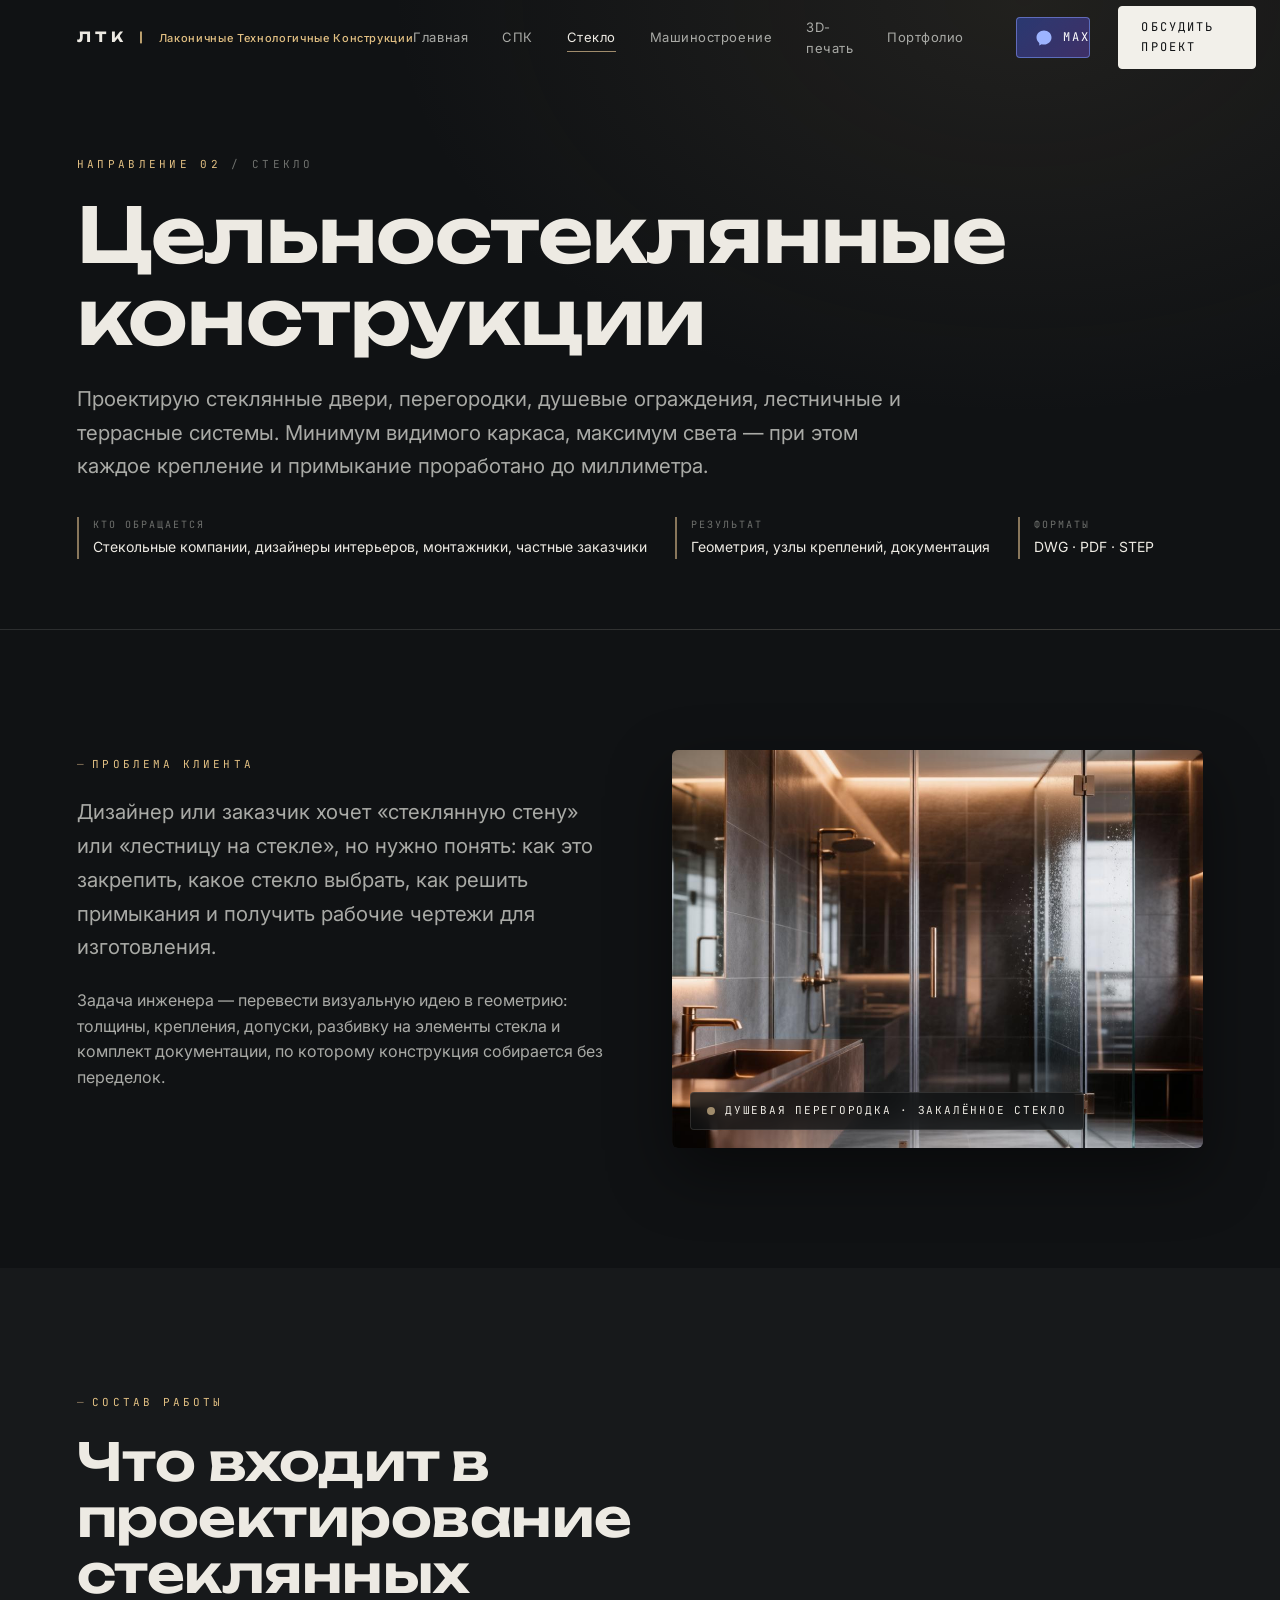
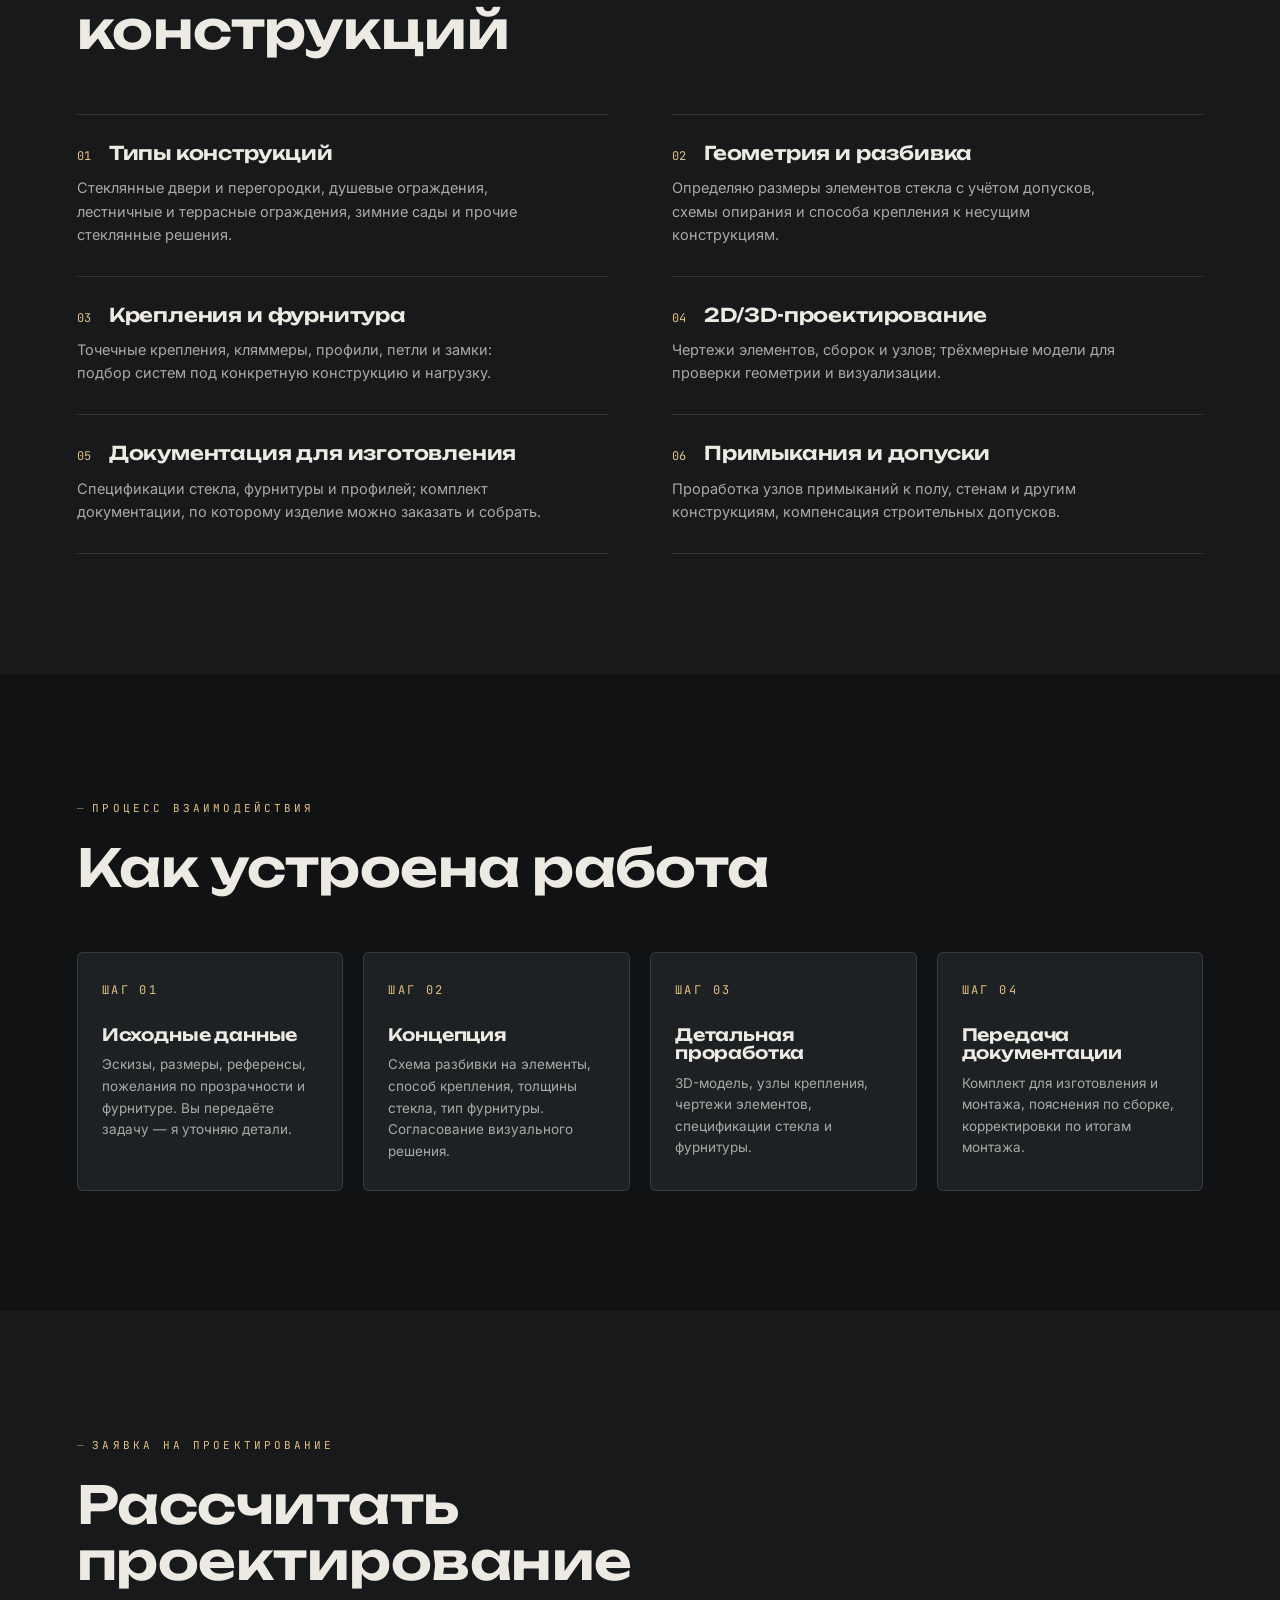
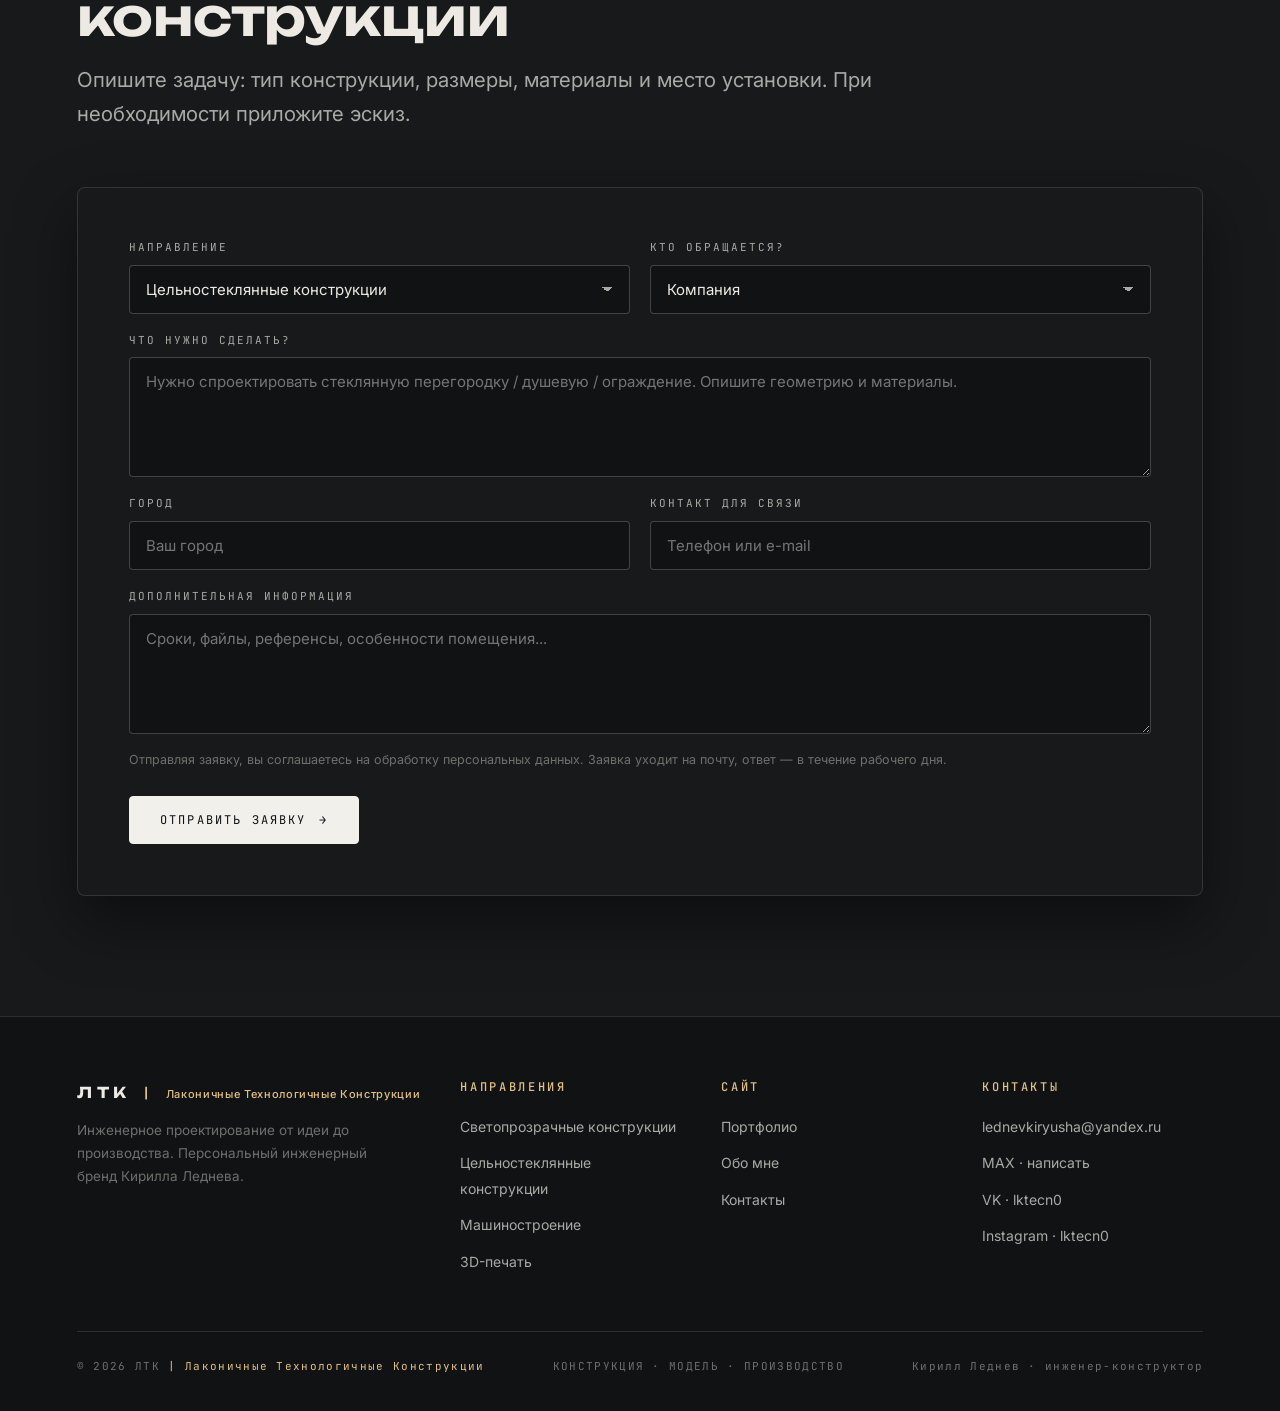
<file: glass.html>
﻿<!DOCTYPE html>
<html lang="ru">
<head>
  <meta charset="UTF-8">
  <meta name="viewport" content="width=device-width, initial-scale=1.0">
  <title>Цельностеклянные конструкции | ЛТК</title>
  <meta name="description" content="Стеклянные двери, перегородки, душевые ограждения, лестничные и террасные ограждения из закалённого стекла. 2D/3D-проектирование и документация для изготовления. Инженер-конструктор Кирилл Леднев.">
  <meta property="og:title" content="Цельностеклянные конструкции | ЛТК">
  <meta property="og:type" content="website">
  <meta property="og:image" content="assets/img/interior-stairs.jpg">
  <meta name="color-scheme" content="dark">
  <meta name="theme-color" content="#101214">
  <link rel="icon" href="data:image/svg+xml,%3Csvg xmlns='http://www.w3.org/2000/svg' viewBox='0 0 32 32'%3E%3Crect width='32' height='32' rx='6' fill='%2317191B'/%3E%3Ctext x='16' y='22' font-family='Arial' font-size='14' font-weight='bold' fill='%2388765B' text-anchor='middle'%3EL%3C/text%3E%3C/svg%3E">
  <link rel="preconnect" href="https://fonts.googleapis.com">
  <link rel="preconnect" href="https://fonts.gstatic.com" crossorigin>
  <link href="https://fonts.googleapis.com/css2?family=Archivo:wght@400;500;600;700&family=Unbounded:wght@400;500;600&family=Inter:wght@400;500;600&family=JetBrains+Mono:wght@400;500&display=swap" rel="stylesheet">
  <link rel="stylesheet" href="assets/css/style.css">
</head>
<body>

  <div class="scroll-progress" id="scroll-progress"></div>

  <header class="site-header" id="site-header">
    <div class="container">
      <a class="brand" href="index.html">ЛТК <span class="brand__sep">|</span> <span class="brand__desc">Лаконичные Технологичные Конструкции</span></a>
      <nav class="nav" aria-label="Основная навигация">
        <a class="nav__link" href="index.html">Главная</a>
        <a class="nav__link" href="spk.html">СПК</a>
        <a class="nav__link is-active" href="glass.html">Стекло</a>
        <a class="nav__link" href="mash.html">Машиностроение</a>
        <a class="nav__link" href="print3d.html">3D-печать</a>
        <a class="nav__link" href="portfolio.html">Портфолио</a>
                <div class="nav-actions">
          <a class="btn btn--max" href="https://max.ru/u/f9LHodD0cOJQqh6TV9rrnLRonDGri8WLr-Ia_SbMb60s1b_sn17M96OEl9I" target="_blank" rel="noopener" aria-label="Написать в мессенджер MAX">
            <span class="max-ico" aria-hidden="true">
              <svg viewBox="0 0 24 24" fill="none" xmlns="http://www.w3.org/2000/svg">
                <path d="M12 2C6.48 2 2 6.2 2 11.4c0 2.9 1.45 5.5 3.7 7.2V22l3.2-1.8c.95.26 1.95.4 3.1.4 5.52 0 10-4.2 10-9.4S17.52 2 12 2z" fill="currentColor"/>
              </svg>
            </span>
            <span>MAX</span>
          </a>
<a class="btn btn--solid nav__cta" href="contacts.html">Обсудить проект</a>
        </div>
      </nav>
      <button class="nav-toggle" id="nav-toggle" aria-label="Открыть меню" aria-expanded="false">
        <span class="burger"><span></span><span></span><span></span></span>
      </button>
    </div>
  </header>

  <nav class="mobile-menu" id="mobile-menu" aria-label="Мобильная навигация">
    <a href="index.html"><span class="mm-num">00</span> Главная</a>
    <a href="spk.html"><span class="mm-num">01</span> Светопрозрачные конструкции</a>
    <a href="glass.html"><span class="mm-num">02</span> Цельностеклянные конструкции</a>
    <a href="mash.html"><span class="mm-num">03</span> Машиностроение</a>
    <a href="print3d.html"><span class="mm-num">04</span> 3D-печать</a>
    <a href="portfolio.html"><span class="mm-num">05</span> Портфолио</a>
    <a href="about.html"><span class="mm-num">06</span> Обо мне</a>
    <a href="contacts.html"><span class="mm-num">07</span> Контакты</a>
    <a class="mm-max" href="https://max.ru/u/f9LHodD0cOJQqh6TV9rrnLRonDGri8WLr-Ia_SbMb60s1b_sn17M96OEl9I" target="_blank" rel="noopener">
      <span class="max-ico" aria-hidden="true">
        <svg viewBox="0 0 24 24" fill="none" xmlns="http://www.w3.org/2000/svg">
          <path d="M12 2C6.48 2 2 6.2 2 11.4c0 2.9 1.45 5.5 3.7 7.2V22l3.2-1.8c.95.26 1.95.4 3.1.4 5.52 0 10-4.2 10-9.4S17.52 2 12 2z" fill="currentColor"/>
        </svg>
      </span>
      Написать в MAX
    </a>

    <div class="mm-foot">Инженерное проектирование · 3D-моделирование · КД</div>
  </nav>

  <main>

    <!-- Хиро страницы -->
    <section class="page-hero">
      <div class="container">
        <div class="page-hero__num"><b>НАПРАВЛЕНИЕ 02</b> / СТЕКЛО</div>
        <h1>Цельностеклянные конструкции</h1>
        <p class="lede">Проектирую стеклянные двери, перегородки, душевые ограждения, лестничные и террасные системы. Минимум видимого каркаса, максимум света — при этом каждое крепление и примыкание проработано до миллиметра.</p>
        <div class="page-hero__meta">
          <div class="pm"><div class="k">КТО ОБРАЩАЕТСЯ</div><div class="v">Стекольные компании, дизайнеры интерьеров, монтажники, частные заказчики</div></div>
          <div class="pm"><div class="k">РЕЗУЛЬТАТ</div><div class="v">Геометрия, узлы креплений, документация</div></div>
          <div class="pm"><div class="k">ФОРМАТЫ</div><div class="v">DWG · PDF · STEP</div></div>
        </div>
      </div>
    </section>

    <!-- Задача клиента -->
    <section class="section section--dark">
      <div class="container">
        <div class="work-split">
          <div>
            <span class="eyebrow">Проблема клиента</span>
            <p class="lede" style="margin-bottom:24px">Дизайнер или заказчик хочет «стеклянную стену» или «лестницу на стекле», но нужно понять: как это закрепить, какое стекло выбрать, как решить примыкания и получить рабочие чертежи для изготовления.</p>
            <p style="color:var(--text-dim); max-width:54ch">Задача инженера — перевести визуальную идею в геометрию: толщины, крепления, допуски, разбивку на элементы стекла и комплект документации, по которому конструкция собирается без переделок.</p>
          </div>
          <div class="reveal">
            <div class="scene__media">
              <img src="assets/img/bathroom-glass.jpg" alt="Душевая из закалённого стекла с минимальной фурнитурой" loading="lazy">
              <span class="scene__caption">Душевая перегородка · закалённое стекло</span>
            </div>
          </div>
        </div>
      </div>
    </section>

    <!-- Что входит -->
    <section class="section section--soft" id="scope">
      <div class="container">
        <div class="section__head">
          <span class="eyebrow">Состав работы</span>
          <h2>Что входит в проектирование стеклянных конструкций</h2>
        </div>
        <div class="work-split">
          <div class="work-item reveal">
            <div class="work-item__head"><span class="work-item__idx">01</span><h3>Типы конструкций</h3></div>
            <p>Стеклянные двери и перегородки, душевые ограждения, лестничные и террасные ограждения, зимние сады и прочие стеклянные решения.</p>
          </div>
          <div class="work-item reveal">
            <div class="work-item__head"><span class="work-item__idx">02</span><h3>Геометрия и разбивка</h3></div>
            <p>Определяю размеры элементов стекла с учётом допусков, схемы опирания и способа крепления к несущим конструкциям.</p>
          </div>
          <div class="work-item reveal">
            <div class="work-item__head"><span class="work-item__idx">03</span><h3>Крепления и фурнитура</h3></div>
            <p>Точечные крепления, кляммеры, профили, петли и замки: подбор систем под конкретную конструкцию и нагрузку.</p>
          </div>
          <div class="work-item reveal">
            <div class="work-item__head"><span class="work-item__idx">04</span><h3>2D/3D-проектирование</h3></div>
            <p>Чертежи элементов, сборок и узлов; трёхмерные модели для проверки геометрии и визуализации.</p>
          </div>
          <div class="work-item reveal">
            <div class="work-item__head"><span class="work-item__idx">05</span><h3>Документация для изготовления</h3></div>
            <p>Спецификации стекла, фурнитуры и профилей; комплект документации, по которому изделие можно заказать и собрать.</p>
          </div>
          <div class="work-item reveal">
            <div class="work-item__head"><span class="work-item__idx">06</span><h3>Примыкания и допуски</h3></div>
            <p>Проработка узлов примыканий к полу, стенам и другим конструкциям, компенсация строительных допусков.</p>
          </div>
        </div>
      </div>
    </section>

    <!-- Процесс -->
    <section class="section section--dark" id="process">
      <div class="container">
        <div class="section__head">
          <span class="eyebrow">Процесс взаимодействия</span>
          <h2>Как устроена работа</h2>
        </div>
        <div class="steps">
          <div class="step reveal"><span class="step__num">ШАГ 01</span><h3>Исходные данные</h3><p>Эскизы, размеры, референсы, пожелания по прозрачности и фурнитуре. Вы передаёте задачу — я уточняю детали.</p></div>
          <div class="step reveal reveal-delay-1"><span class="step__num">ШАГ 02</span><h3>Концепция</h3><p>Схема разбивки на элементы, способ крепления, толщины стекла, тип фурнитуры. Согласование визуального решения.</p></div>
          <div class="step reveal reveal-delay-2"><span class="step__num">ШАГ 03</span><h3>Детальная проработка</h3><p>3D-модель, узлы крепления, чертежи элементов, спецификации стекла и фурнитуры.</p></div>
          <div class="step reveal reveal-delay-3"><span class="step__num">ШАГ 04</span><h3>Передача документации</h3><p>Комплект для изготовления и монтажа, пояснения по сборке, корректировки по итогам монтажа.</p></div>
        </div>
      </div>
    </section>

    <!-- CTA + форма -->
    <section class="section section--soft" id="contact">
      <div class="container">
        <div class="section__head">
          <span class="eyebrow">Заявка на проектирование</span>
          <h2>Рассчитать проектирование конструкции</h2>
          <p class="lede reveal">Опишите задачу: тип конструкции, размеры, материалы и место установки. При необходимости приложите эскиз.</p>
        </div>
        <div class="form-card reveal">
          <form data-request>
            <input type="hidden" name="_subject" value="Заявка с сайта ЛТК">
            <input type="hidden" name="_captcha" value="false">
            <input type="hidden" name="_template" value="table">
            <input type="hidden" name="_autoresponse" value="Спасибо за заявку! Я получил ваше сообщение и отвечу в ближайшее время. — Кирилл Леднев, ЛТК">
            <div class="form-grid">
              <div class="form-field">
                <label for="g-direction">Направление</label>
                <select name="direction" id="g-direction" required>
                  <option value="spk">Светопрозрачные конструкции</option>
                  <option value="glass" selected>Цельностеклянные конструкции</option>
                  <option value="mash">Машиностроение</option>
                  <option value="print3d">3D-печать</option>
                </select>
              </div>
              <div class="form-field">
                <label for="g-who">Кто обращается?</label>
                <select name="who" id="g-who" required>
                  <option value="Компания">Компания</option>
                  <option value="Частный клиент">Частный клиент</option>
                </select>
              </div>
              <div class="form-field form-field--full">
                <label for="g-need">Что нужно сделать?</label>
                <textarea name="need" id="g-need" placeholder="Нужно спроектировать стеклянную перегородку 4×2,5 м с дверью в ванной комнате..." required></textarea>
              </div>
              <div class="form-field">
                <label for="g-city">Город</label>
                <input type="text" name="city" id="g-city" placeholder="Ваш город" autocomplete="address-level2">
              </div>
              <div class="form-field">
                <label for="g-contact">Контакт для связи</label>
                <input type="text" name="contact" id="g-contact" placeholder="Телефон или e-mail" required>
              </div>
              <div class="form-field form-field--full">
                <label for="g-info">Дополнительная информация</label>
                <textarea name="info" id="g-info" placeholder="Сроки, файлы, референсы, особенности помещения..."></textarea>
              </div>
              
            </div>
            <p class="form-hint">Отправляя заявку, вы соглашаетесь на обработку персональных данных. Заявка уходит на почту, ответ — в течение рабочего дня.</p>
            <div class="form-status" role="status"></div>
            <div style="margin-top:26px"><button class="btn btn--solid" type="submit">Отправить заявку <span class="arr">→</span></button></div>
          </form>
        </div>
      </div>
    </section>

  </main>

  <footer class="site-footer">
    <div class="container">
      <div class="footer-grid">
        <div>
          <div class="brand footer-brand">ЛТК <span class="brand__sep">|</span> <span class="brand__desc">Лаконичные Технологичные Конструкции</span></div>
          <p class="footer-desc">Инженерное проектирование от идеи до производства. Персональный инженерный бренд Кирилла Леднева.</p>
        </div>
        <div>
          <h4>Направления</h4>
          <ul>
            <li><a href="spk.html">Светопрозрачные конструкции</a></li>
            <li><a href="glass.html">Цельностеклянные конструкции</a></li>
            <li><a href="mash.html">Машиностроение</a></li>
            <li><a href="print3d.html">3D-печать</a></li>
          </ul>
        </div>
        <div>
          <h4>Сайт</h4>
          <ul>
            <li><a href="portfolio.html">Портфолио</a></li>
            <li><a href="about.html">Обо мне</a></li>
            <li><a href="contacts.html">Контакты</a></li>
          </ul>
        </div>
        <div>
          <h4>Контакты</h4>
          <ul>
            <li><a href="mailto:lednevkiryusha@yandex.ru">lednevkiryusha@yandex.ru</a></li>
            <li><a href="https://max.ru/u/f9LHodD0cOJQqh6TV9rrnLRonDGri8WLr-Ia_SbMb60s1b_sn17M96OEl9I" rel="noopener" target="_blank">MAX · написать</a></li>
            <li><a href="https://vk.ru/lktecn0" rel="noopener" target="_blank">VK · lktecn0</a></li>
            <li><a href="https://instagram.com/lktecn0" rel="noopener" target="_blank">Instagram · lktecn0</a></li>
          </ul>
        </div>
      </div>
      <div class="footer-bottom">
        <span>© 2026 ЛТК <span class="ftr-desc">| Лаконичные Технологичные Конструкции</span></span>
        <span>КОНСТРУКЦИЯ · МОДЕЛЬ · ПРОИЗВОДСТВО</span>
        <span>Кирилл Леднев · инженер-конструктор</span>
      </div>
    </div>
  </footer>

  <script src="assets/vendors/three/three.min.js"></script>
  <script src="assets/vendors/gsap/gsap.min.js"></script>
  <script src="assets/vendors/gsap/ScrollTrigger.min.js"></script>
  <script src="assets/js/data.js"></script>
  <script src="assets/vendors/emailjs/email.min.js"></script>
  <script src="assets/js/main.js"></script>
</body>
</html>
</file>
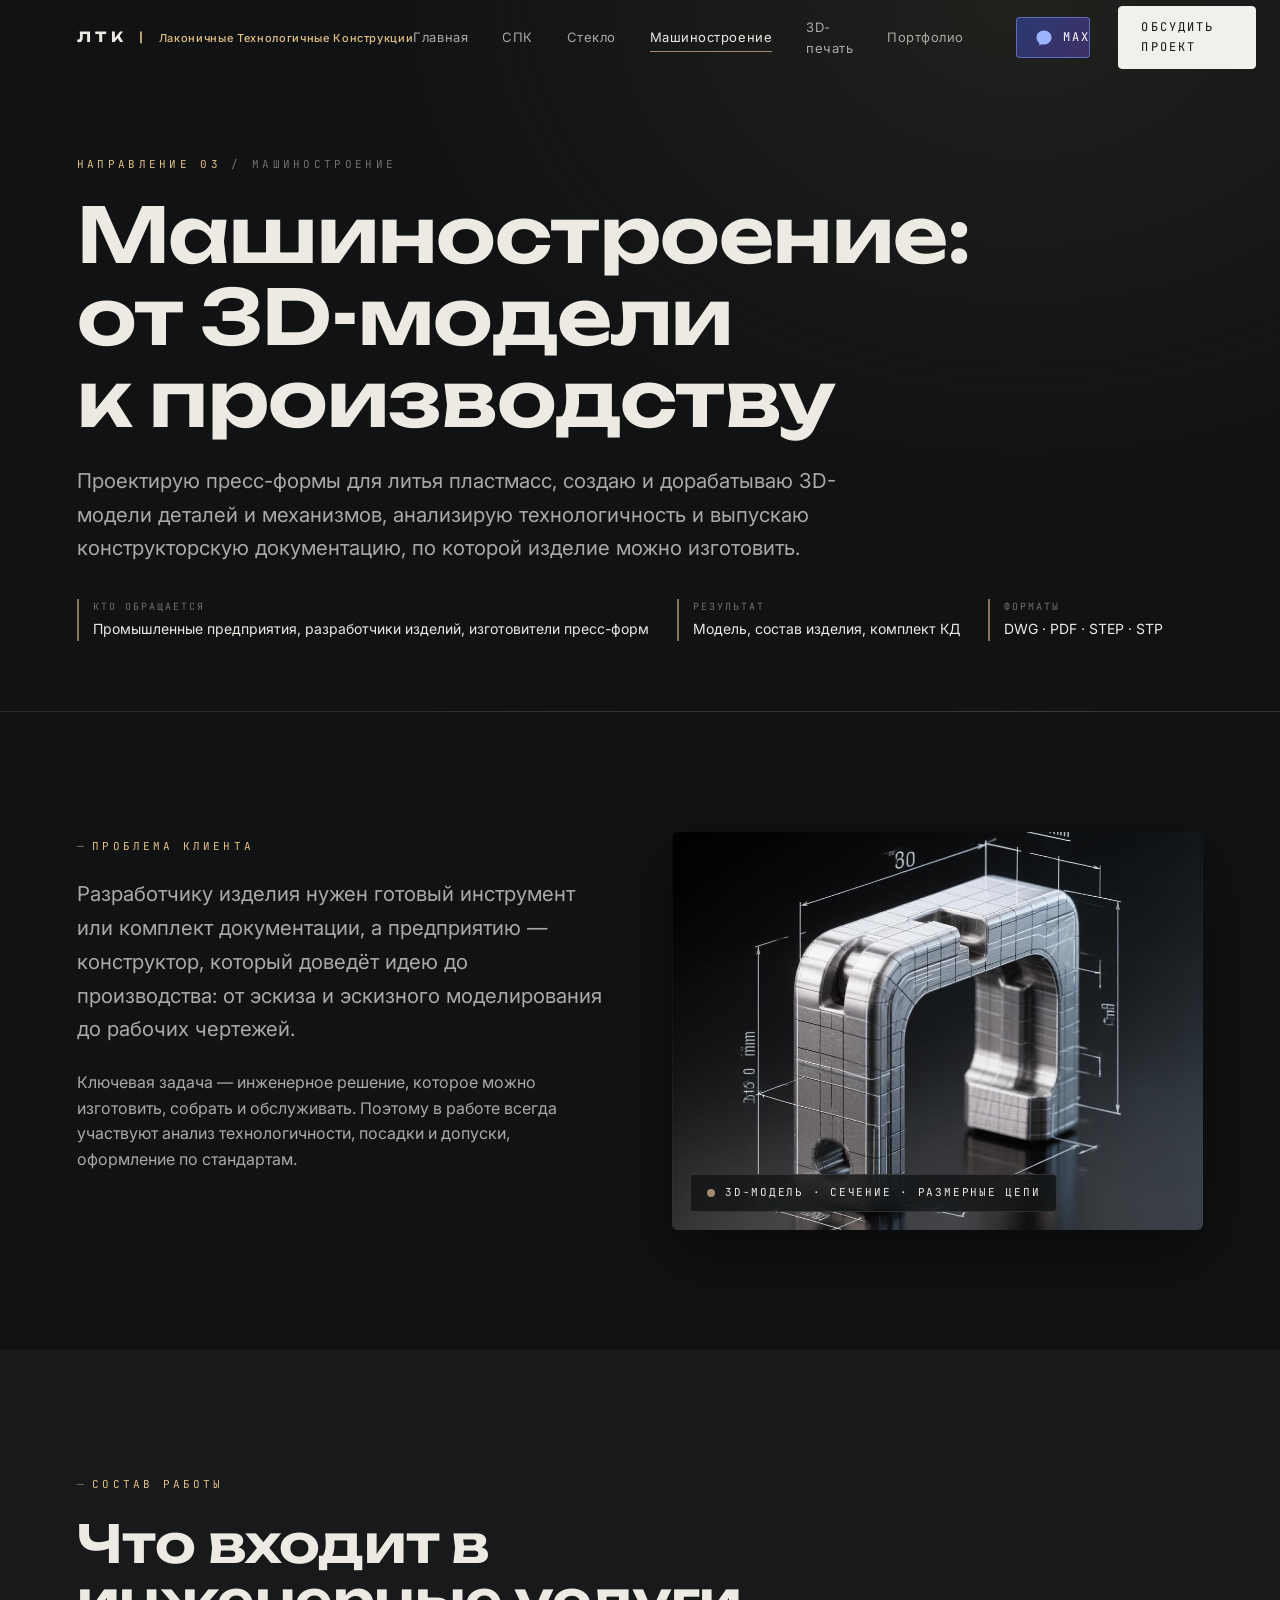
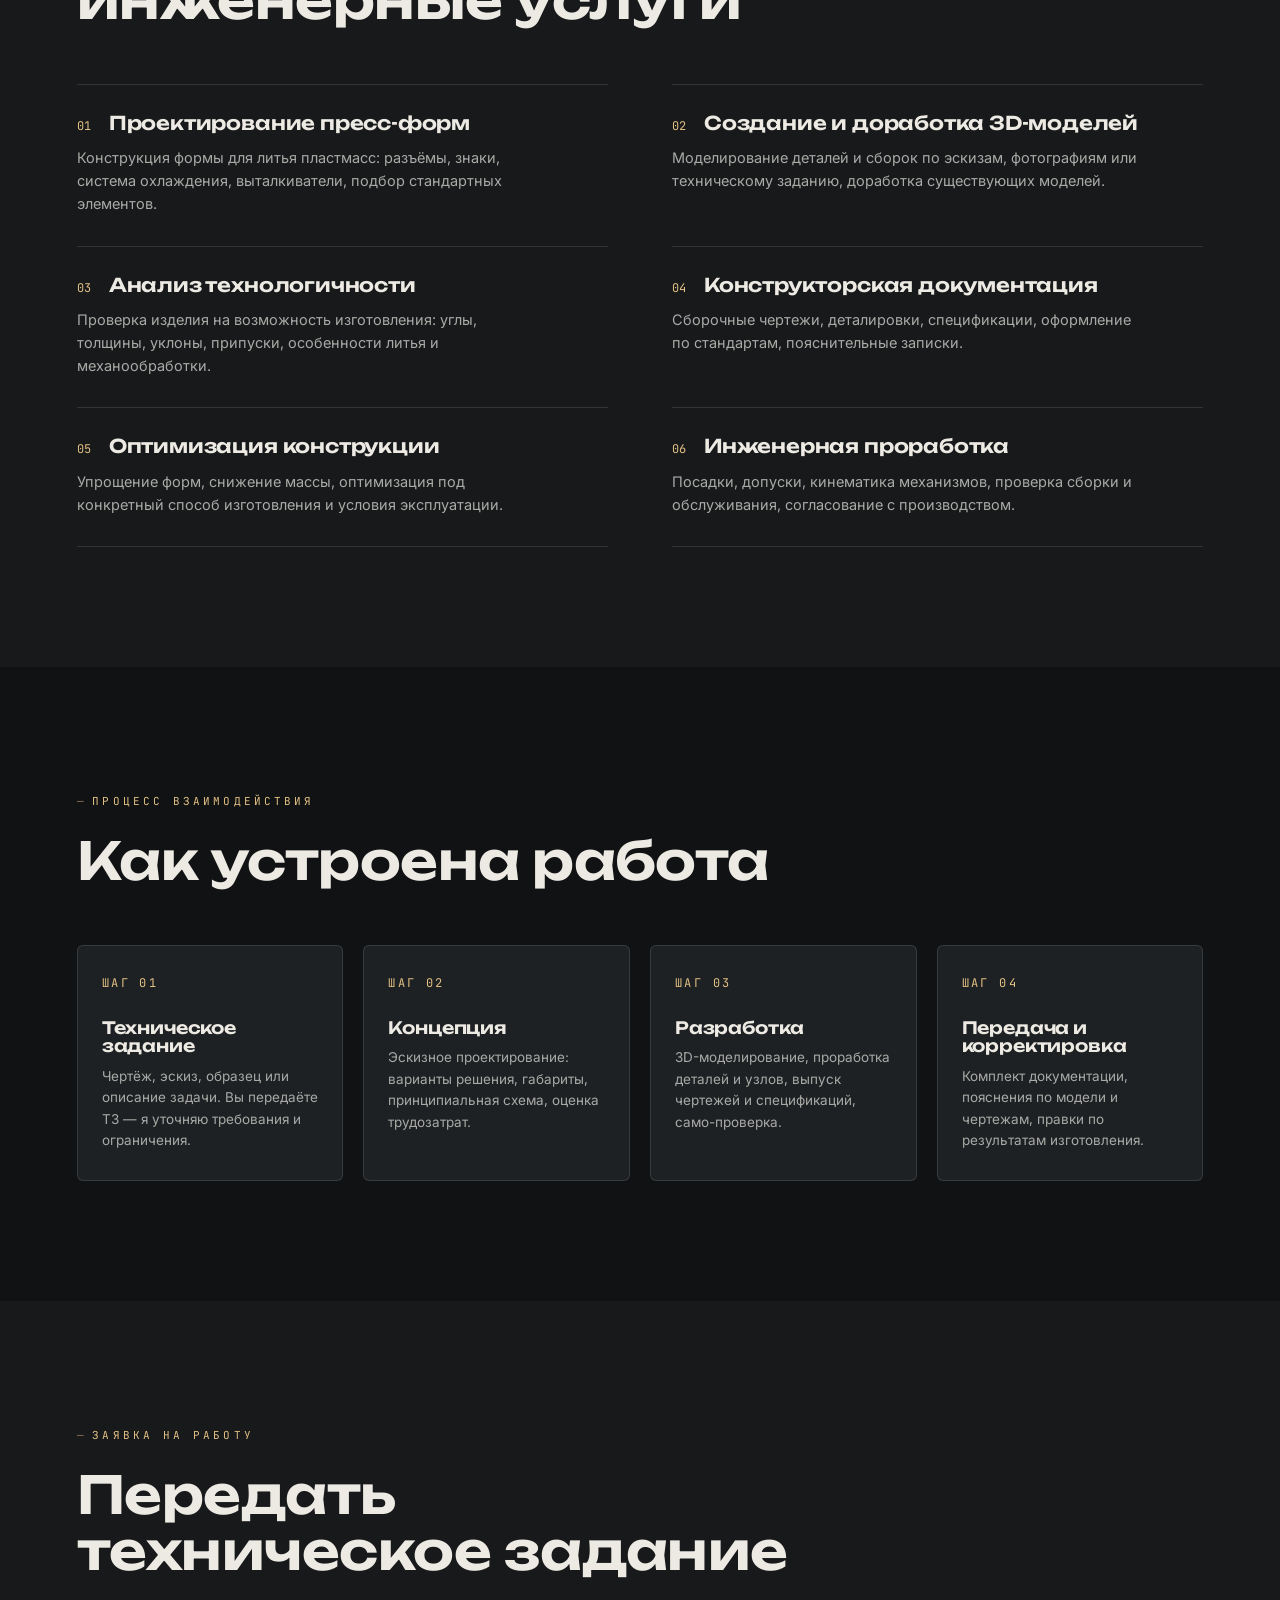
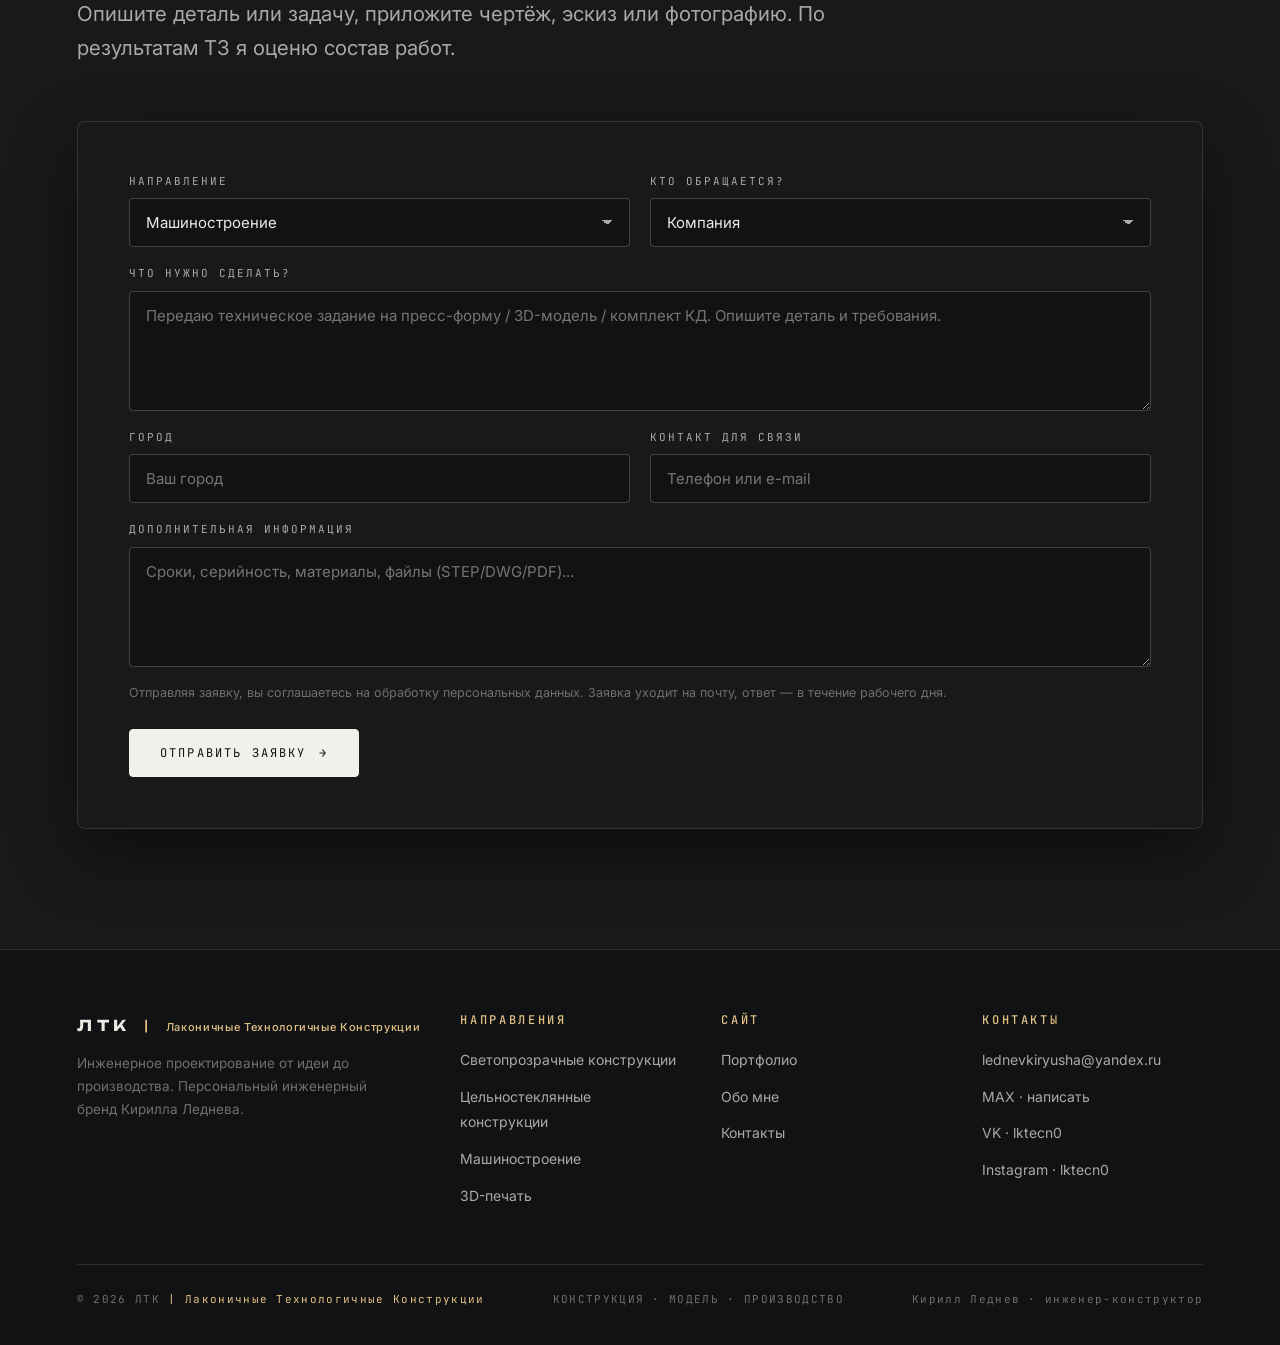
<file: mash.html>
﻿<!DOCTYPE html>
<html lang="ru">
<head>
  <meta charset="UTF-8">
  <meta name="viewport" content="width=device-width, initial-scale=1.0">
  <title>Машиностроение: пресс-формы, 3D-модели, КД | ЛТК</title>
  <meta name="description" content="Проектирование пресс-форм для литья пластмасс, создание и доработка 3D-моделей, анализ технологичности, разработка конструкторской документации. Инженер-конструктор Кирилл Леднев.">
  <meta property="og:title" content="Машиностроение | ЛТК">
  <meta property="og:type" content="website">
  <meta property="og:image" content="assets/img/injection-mold.jpg">
  <meta name="color-scheme" content="dark">
  <meta name="theme-color" content="#101214">
  <link rel="icon" href="data:image/svg+xml,%3Csvg xmlns='http://www.w3.org/2000/svg' viewBox='0 0 32 32'%3E%3Crect width='32' height='32' rx='6' fill='%2317191B'/%3E%3Ctext x='16' y='22' font-family='Arial' font-size='14' font-weight='bold' fill='%2388765B' text-anchor='middle'%3EL%3C/text%3E%3C/svg%3E">
  <link rel="preconnect" href="https://fonts.googleapis.com">
  <link rel="preconnect" href="https://fonts.gstatic.com" crossorigin>
  <link href="https://fonts.googleapis.com/css2?family=Archivo:wght@400;500;600;700&family=Unbounded:wght@400;500;600&family=Inter:wght@400;500;600&family=JetBrains+Mono:wght@400;500&display=swap" rel="stylesheet">
  <link rel="stylesheet" href="assets/css/style.css">
</head>
<body>

  <div class="scroll-progress" id="scroll-progress"></div>

  <header class="site-header" id="site-header">
    <div class="container">
      <a class="brand" href="index.html">ЛТК <span class="brand__sep">|</span> <span class="brand__desc">Лаконичные Технологичные Конструкции</span></a>
      <nav class="nav" aria-label="Основная навигация">
        <a class="nav__link" href="index.html">Главная</a>
        <a class="nav__link" href="spk.html">СПК</a>
        <a class="nav__link" href="glass.html">Стекло</a>
        <a class="nav__link is-active" href="mash.html">Машиностроение</a>
        <a class="nav__link" href="print3d.html">3D-печать</a>
        <a class="nav__link" href="portfolio.html">Портфолио</a>
                <div class="nav-actions">
          <a class="btn btn--max" href="https://max.ru/u/f9LHodD0cOJQqh6TV9rrnLRonDGri8WLr-Ia_SbMb60s1b_sn17M96OEl9I" target="_blank" rel="noopener" aria-label="Написать в мессенджер MAX">
            <span class="max-ico" aria-hidden="true">
              <svg viewBox="0 0 24 24" fill="none" xmlns="http://www.w3.org/2000/svg">
                <path d="M12 2C6.48 2 2 6.2 2 11.4c0 2.9 1.45 5.5 3.7 7.2V22l3.2-1.8c.95.26 1.95.4 3.1.4 5.52 0 10-4.2 10-9.4S17.52 2 12 2z" fill="currentColor"/>
              </svg>
            </span>
            <span>MAX</span>
          </a>
<a class="btn btn--solid nav__cta" href="contacts.html">Обсудить проект</a>
        </div>
      </nav>
      <button class="nav-toggle" id="nav-toggle" aria-label="Открыть меню" aria-expanded="false">
        <span class="burger"><span></span><span></span><span></span></span>
      </button>
    </div>
  </header>

  <nav class="mobile-menu" id="mobile-menu" aria-label="Мобильная навигация">
    <a href="index.html"><span class="mm-num">00</span> Главная</a>
    <a href="spk.html"><span class="mm-num">01</span> Светопрозрачные конструкции</a>
    <a href="glass.html"><span class="mm-num">02</span> Цельностеклянные конструкции</a>
    <a href="mash.html"><span class="mm-num">03</span> Машиностроение</a>
    <a href="print3d.html"><span class="mm-num">04</span> 3D-печать</a>
    <a href="portfolio.html"><span class="mm-num">05</span> Портфолио</a>
    <a href="about.html"><span class="mm-num">06</span> Обо мне</a>
    <a href="contacts.html"><span class="mm-num">07</span> Контакты</a>
    <a class="mm-max" href="https://max.ru/u/f9LHodD0cOJQqh6TV9rrnLRonDGri8WLr-Ia_SbMb60s1b_sn17M96OEl9I" target="_blank" rel="noopener">
      <span class="max-ico" aria-hidden="true">
        <svg viewBox="0 0 24 24" fill="none" xmlns="http://www.w3.org/2000/svg">
          <path d="M12 2C6.48 2 2 6.2 2 11.4c0 2.9 1.45 5.5 3.7 7.2V22l3.2-1.8c.95.26 1.95.4 3.1.4 5.52 0 10-4.2 10-9.4S17.52 2 12 2z" fill="currentColor"/>
        </svg>
      </span>
      Написать в MAX
    </a>

    <div class="mm-foot">Инженерное проектирование · 3D-моделирование · КД</div>
  </nav>

  <main>

    <!-- Хиро страницы -->
    <section class="page-hero">
      <div class="container">
        <div class="page-hero__num"><b>НАПРАВЛЕНИЕ 03</b> / МАШИНОСТРОЕНИЕ</div>
        <h1>Машиностроение: от 3D-модели к производству</h1>
        <p class="lede">Проектирую пресс-формы для литья пластмасс, создаю и дорабатываю 3D-модели деталей и механизмов, анализирую технологичность и выпускаю конструкторскую документацию, по которой изделие можно изготовить.</p>
        <div class="page-hero__meta">
          <div class="pm"><div class="k">КТО ОБРАЩАЕТСЯ</div><div class="v">Промышленные предприятия, разработчики изделий, изготовители пресс-форм</div></div>
          <div class="pm"><div class="k">РЕЗУЛЬТАТ</div><div class="v">Модель, состав изделия, комплект КД</div></div>
          <div class="pm"><div class="k">ФОРМАТЫ</div><div class="v">DWG · PDF · STEP · STP</div></div>
        </div>
      </div>
    </section>

    <!-- Задача клиента -->
    <section class="section section--dark">
      <div class="container">
        <div class="work-split">
          <div>
            <span class="eyebrow">Проблема клиента</span>
            <p class="lede" style="margin-bottom:24px">Разработчику изделия нужен готовый инструмент или комплект документации, а предприятию — конструктор, который доведёт идею до производства: от эскиза и эскизного моделирования до рабочих чертежей.</p>
            <p style="color:var(--text-dim); max-width:54ch">Ключевая задача — инженерное решение, которое можно изготовить, собрать и обслуживать. Поэтому в работе всегда участвуют анализ технологичности, посадки и допуски, оформление по стандартам.</p>
          </div>
          <div class="reveal">
            <div class="scene__media">
              <img src="assets/img/cad-model.jpg" alt="3D-модель детали с сечением и размерными линиями" loading="lazy">
              <span class="scene__caption">3D-модель · сечение · размерные цепи</span>
            </div>
          </div>
        </div>
      </div>
    </section>

    <!-- Что входит -->
    <section class="section section--soft" id="scope">
      <div class="container">
        <div class="section__head">
          <span class="eyebrow">Состав работы</span>
          <h2>Что входит в инженерные услуги</h2>
        </div>
        <div class="work-split">
          <div class="work-item reveal">
            <div class="work-item__head"><span class="work-item__idx">01</span><h3>Проектирование пресс-форм</h3></div>
            <p>Конструкция формы для литья пластмасс: разъёмы, знаки, система охлаждения, выталкиватели, подбор стандартных элементов.</p>
          </div>
          <div class="work-item reveal">
            <div class="work-item__head"><span class="work-item__idx">02</span><h3>Создание и доработка 3D-моделей</h3></div>
            <p>Моделирование деталей и сборок по эскизам, фотографиям или техническому заданию, доработка существующих моделей.</p>
          </div>
          <div class="work-item reveal">
            <div class="work-item__head"><span class="work-item__idx">03</span><h3>Анализ технологичности</h3></div>
            <p>Проверка изделия на возможность изготовления: углы, толщины, уклоны, припуски, особенности литья и механообработки.</p>
          </div>
          <div class="work-item reveal">
            <div class="work-item__head"><span class="work-item__idx">04</span><h3>Конструкторская документация</h3></div>
            <p>Сборочные чертежи, деталировки, спецификации, оформление по стандартам, пояснительные записки.</p>
          </div>
          <div class="work-item reveal">
            <div class="work-item__head"><span class="work-item__idx">05</span><h3>Оптимизация конструкции</h3></div>
            <p>Упрощение форм, снижение массы, оптимизация под конкретный способ изготовления и условия эксплуатации.</p>
          </div>
          <div class="work-item reveal">
            <div class="work-item__head"><span class="work-item__idx">06</span><h3>Инженерная проработка</h3></div>
            <p>Посадки, допуски, кинематика механизмов, проверка сборки и обслуживания, согласование с производством.</p>
          </div>
        </div>
      </div>
    </section>

    <!-- Процесс -->
    <section class="section section--dark" id="process">
      <div class="container">
        <div class="section__head">
          <span class="eyebrow">Процесс взаимодействия</span>
          <h2>Как устроена работа</h2>
        </div>
        <div class="steps">
          <div class="step reveal"><span class="step__num">ШАГ 01</span><h3>Техническое задание</h3><p>Чертёж, эскиз, образец или описание задачи. Вы передаёте ТЗ — я уточняю требования и ограничения.</p></div>
          <div class="step reveal reveal-delay-1"><span class="step__num">ШАГ 02</span><h3>Концепция</h3><p>Эскизное проектирование: варианты решения, габариты, принципиальная схема, оценка трудозатрат.</p></div>
          <div class="step reveal reveal-delay-2"><span class="step__num">ШАГ 03</span><h3>Разработка</h3><p>3D-моделирование, проработка деталей и узлов, выпуск чертежей и спецификаций, само-проверка.</p></div>
          <div class="step reveal reveal-delay-3"><span class="step__num">ШАГ 04</span><h3>Передача и корректировка</h3><p>Комплект документации, пояснения по модели и чертежам, правки по результатам изготовления.</p></div>
        </div>
      </div>
    </section>

    <!-- CTA + форма -->
    <section class="section section--soft" id="contact">
      <div class="container">
        <div class="section__head">
          <span class="eyebrow">Заявка на работу</span>
          <h2>Передать техническое задание</h2>
          <p class="lede reveal">Опишите деталь или задачу, приложите чертёж, эскиз или фотографию. По результатам ТЗ я оценю состав работ.</p>
        </div>
        <div class="form-card reveal">
          <form data-request>
            <input type="hidden" name="_subject" value="Заявка с сайта ЛТК">
            <input type="hidden" name="_captcha" value="false">
            <input type="hidden" name="_template" value="table">
            <input type="hidden" name="_autoresponse" value="Спасибо за заявку! Я получил ваше сообщение и отвечу в ближайшее время. — Кирилл Леднев, ЛТК">
            <div class="form-grid">
              <div class="form-field">
                <label for="m-direction">Направление</label>
                <select name="direction" id="m-direction" required>
                  <option value="spk">Светопрозрачные конструкции</option>
                  <option value="glass">Цельностеклянные конструкции</option>
                  <option value="mash" selected>Машиностроение</option>
                  <option value="print3d">3D-печать</option>
                </select>
              </div>
              <div class="form-field">
                <label for="m-who">Кто обращается?</label>
                <select name="who" id="m-who" required>
                  <option value="Компания">Компания</option>
                  <option value="Частный клиент">Частный клиент</option>
                </select>
              </div>
              <div class="form-field form-field--full">
                <label for="m-need">Что нужно сделать?</label>
                <textarea name="need" id="m-need" placeholder="Передаю техническое задание на пресс-форму для корпуса из АБС-пластика, эскиз во вложении..." required></textarea>
              </div>
              <div class="form-field">
                <label for="m-city">Город</label>
                <input type="text" name="city" id="m-city" placeholder="Ваш город" autocomplete="address-level2">
              </div>
              <div class="form-field">
                <label for="m-contact">Контакт для связи</label>
                <input type="text" name="contact" id="m-contact" placeholder="Телефон или e-mail" required>
              </div>
              <div class="form-field form-field--full">
                <label for="m-info">Дополнительная информация</label>
                <textarea name="info" id="m-info" placeholder="Сроки, серийность, материалы, файлы (STEP/DWG/PDF)..."></textarea>
              </div>
              
            </div>
            <p class="form-hint">Отправляя заявку, вы соглашаетесь на обработку персональных данных. Заявка уходит на почту, ответ — в течение рабочего дня.</p>
            <div class="form-status" role="status"></div>
            <div style="margin-top:26px"><button class="btn btn--solid" type="submit">Отправить заявку <span class="arr">→</span></button></div>
          </form>
        </div>
      </div>
    </section>

  </main>

  <footer class="site-footer">
    <div class="container">
      <div class="footer-grid">
        <div>
          <div class="brand footer-brand">ЛТК <span class="brand__sep">|</span> <span class="brand__desc">Лаконичные Технологичные Конструкции</span></div>
          <p class="footer-desc">Инженерное проектирование от идеи до производства. Персональный инженерный бренд Кирилла Леднева.</p>
        </div>
        <div>
          <h4>Направления</h4>
          <ul>
            <li><a href="spk.html">Светопрозрачные конструкции</a></li>
            <li><a href="glass.html">Цельностеклянные конструкции</a></li>
            <li><a href="mash.html">Машиностроение</a></li>
            <li><a href="print3d.html">3D-печать</a></li>
          </ul>
        </div>
        <div>
          <h4>Сайт</h4>
          <ul>
            <li><a href="portfolio.html">Портфолио</a></li>
            <li><a href="about.html">Обо мне</a></li>
            <li><a href="contacts.html">Контакты</a></li>
          </ul>
        </div>
        <div>
          <h4>Контакты</h4>
          <ul>
            <li><a href="mailto:lednevkiryusha@yandex.ru">lednevkiryusha@yandex.ru</a></li>
            <li><a href="https://max.ru/u/f9LHodD0cOJQqh6TV9rrnLRonDGri8WLr-Ia_SbMb60s1b_sn17M96OEl9I" rel="noopener" target="_blank">MAX · написать</a></li>
            <li><a href="https://vk.ru/lktecn0" rel="noopener" target="_blank">VK · lktecn0</a></li>
            <li><a href="https://instagram.com/lktecn0" rel="noopener" target="_blank">Instagram · lktecn0</a></li>
          </ul>
        </div>
      </div>
      <div class="footer-bottom">
        <span>© 2026 ЛТК <span class="ftr-desc">| Лаконичные Технологичные Конструкции</span></span>
        <span>КОНСТРУКЦИЯ · МОДЕЛЬ · ПРОИЗВОДСТВО</span>
        <span>Кирилл Леднев · инженер-конструктор</span>
      </div>
    </div>
  </footer>

  <script src="assets/vendors/three/three.min.js"></script>
  <script src="assets/vendors/gsap/gsap.min.js"></script>
  <script src="assets/vendors/gsap/ScrollTrigger.min.js"></script>
  <script src="assets/js/data.js"></script>
  <script src="assets/vendors/emailjs/email.min.js"></script>
  <script src="assets/js/main.js"></script>
</body>
</html>
</file>
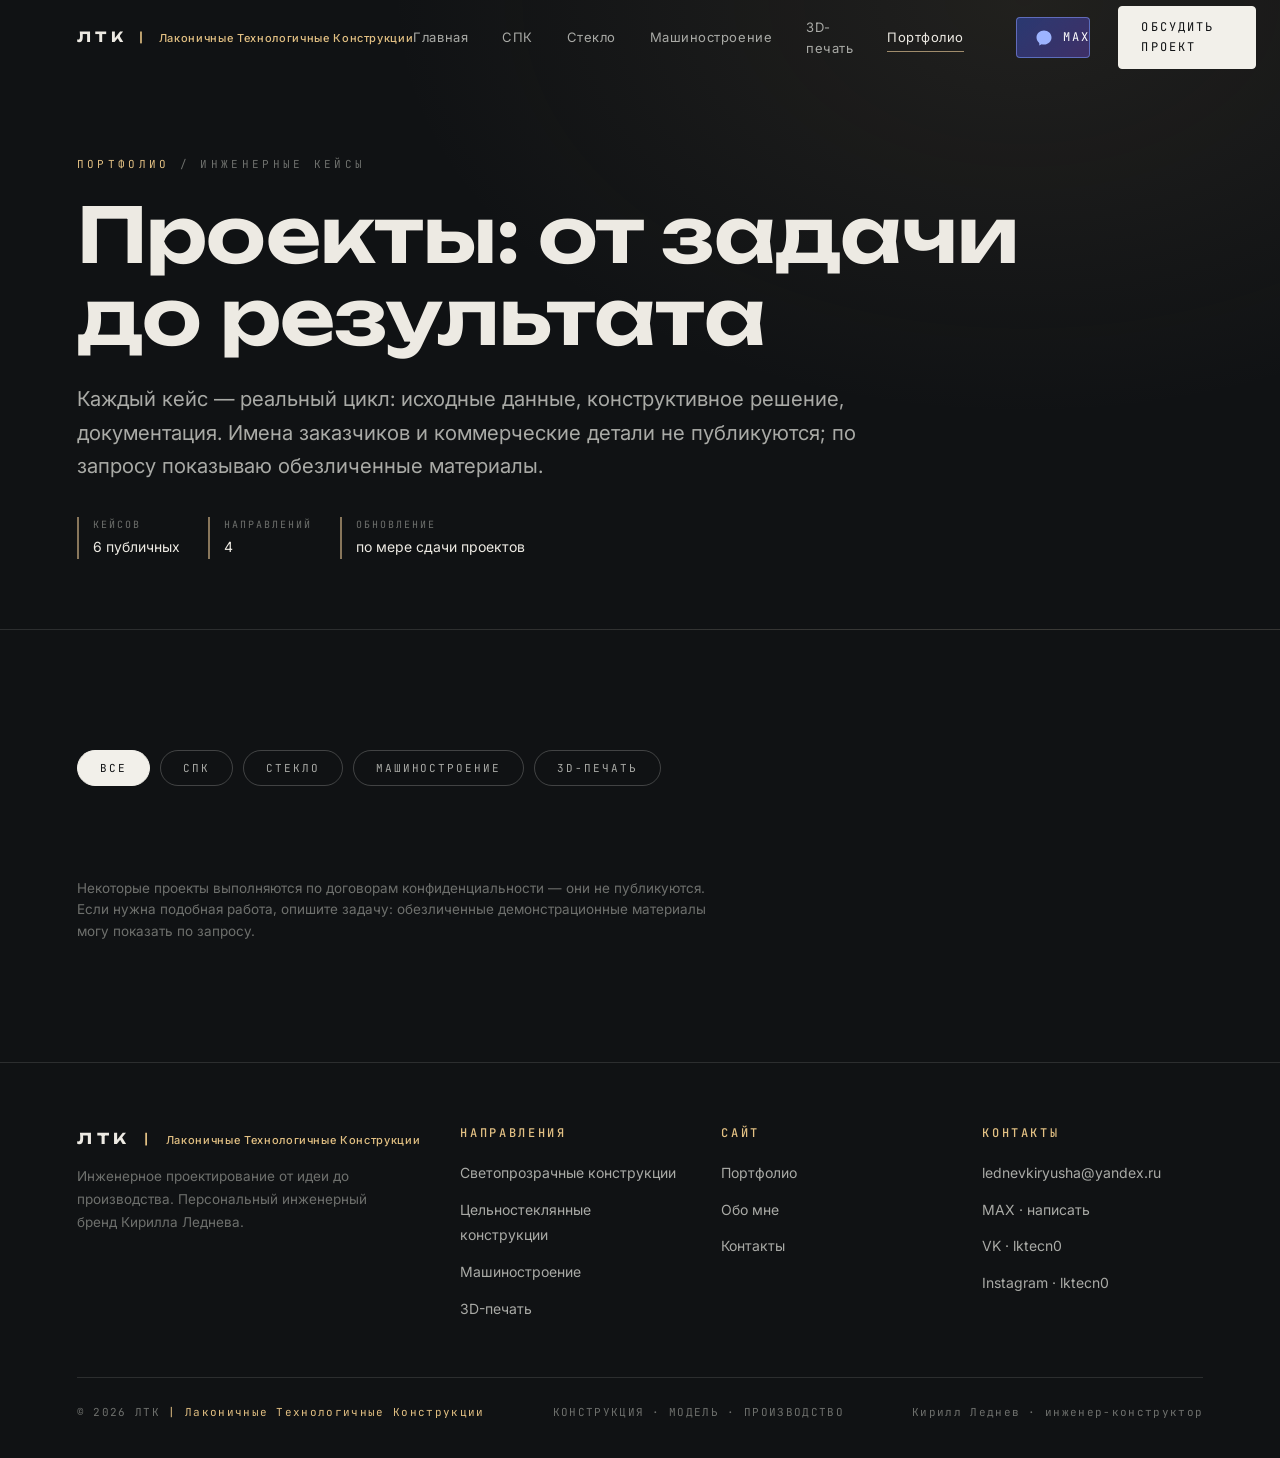
<file: portfolio.html>
﻿<!DOCTYPE html>
<html lang="ru">
<head>
  <meta charset="UTF-8">
  <meta name="viewport" content="width=device-width, initial-scale=1.0">
  <title>Портфолио — инженерные кейсы | ЛТК</title>
  <meta name="description" content="Инженерные кейсы Кирилла Леднева: панорамное остекление, цельностеклянные конструкции, пресс-формы, прототипы 3D-печати. Исходные данные, модель, результат.">
  <meta property="og:title" content="Портфолио | ЛТК">
  <meta property="og:type" content="website">
  <meta property="og:image" content="assets/img/hero-house.jpg">
  <meta name="color-scheme" content="dark">
  <meta name="theme-color" content="#101214">
  <link rel="icon" href="data:image/svg+xml,%3Csvg xmlns='http://www.w3.org/2000/svg' viewBox='0 0 32 32'%3E%3Crect width='32' height='32' rx='6' fill='%2317191B'/%3E%3Ctext x='16' y='22' font-family='Arial' font-size='14' font-weight='bold' fill='%2388765B' text-anchor='middle'%3EL%3C/text%3E%3C/svg%3E">
  <link rel="preconnect" href="https://fonts.googleapis.com">
  <link rel="preconnect" href="https://fonts.gstatic.com" crossorigin>
  <link href="https://fonts.googleapis.com/css2?family=Archivo:wght@400;500;600;700&family=Unbounded:wght@400;500;600&family=Inter:wght@400;500;600&family=JetBrains+Mono:wght@400;500&display=swap" rel="stylesheet">
  <link rel="stylesheet" href="assets/css/style.css">
</head>
<body>

  <div class="scroll-progress" id="scroll-progress"></div>

  <header class="site-header" id="site-header">
    <div class="container">
      <a class="brand" href="index.html">ЛТК <span class="brand__sep">|</span> <span class="brand__desc">Лаконичные Технологичные Конструкции</span></a>
      <nav class="nav" aria-label="Основная навигация">
        <a class="nav__link" href="index.html">Главная</a>
        <a class="nav__link" href="spk.html">СПК</a>
        <a class="nav__link" href="glass.html">Стекло</a>
        <a class="nav__link" href="mash.html">Машиностроение</a>
        <a class="nav__link" href="print3d.html">3D-печать</a>
        <a class="nav__link is-active" href="portfolio.html">Портфолио</a>
                <div class="nav-actions">
          <a class="btn btn--max" href="https://max.ru/u/f9LHodD0cOJQqh6TV9rrnLRonDGri8WLr-Ia_SbMb60s1b_sn17M96OEl9I" target="_blank" rel="noopener" aria-label="Написать в мессенджер MAX">
            <span class="max-ico" aria-hidden="true">
              <svg viewBox="0 0 24 24" fill="none" xmlns="http://www.w3.org/2000/svg">
                <path d="M12 2C6.48 2 2 6.2 2 11.4c0 2.9 1.45 5.5 3.7 7.2V22l3.2-1.8c.95.26 1.95.4 3.1.4 5.52 0 10-4.2 10-9.4S17.52 2 12 2z" fill="currentColor"/>
              </svg>
            </span>
            <span>MAX</span>
          </a>
<a class="btn btn--solid nav__cta" href="contacts.html">Обсудить проект</a>
        </div>
      </nav>
      <button class="nav-toggle" id="nav-toggle" aria-label="Открыть меню" aria-expanded="false">
        <span class="burger"><span></span><span></span><span></span></span>
      </button>
    </div>
  </header>

  <nav class="mobile-menu" id="mobile-menu" aria-label="Мобильная навигация">
    <a href="index.html"><span class="mm-num">00</span> Главная</a>
    <a href="spk.html"><span class="mm-num">01</span> Светопрозрачные конструкции</a>
    <a href="glass.html"><span class="mm-num">02</span> Цельностеклянные конструкции</a>
    <a href="mash.html"><span class="mm-num">03</span> Машиностроение</a>
    <a href="print3d.html"><span class="mm-num">04</span> 3D-печать</a>
    <a href="portfolio.html"><span class="mm-num">05</span> Портфолио</a>
    <a href="about.html"><span class="mm-num">06</span> Обо мне</a>
    <a href="contacts.html"><span class="mm-num">07</span> Контакты</a>
    <a class="mm-max" href="https://max.ru/u/f9LHodD0cOJQqh6TV9rrnLRonDGri8WLr-Ia_SbMb60s1b_sn17M96OEl9I" target="_blank" rel="noopener">
      <span class="max-ico" aria-hidden="true">
        <svg viewBox="0 0 24 24" fill="none" xmlns="http://www.w3.org/2000/svg">
          <path d="M12 2C6.48 2 2 6.2 2 11.4c0 2.9 1.45 5.5 3.7 7.2V22l3.2-1.8c.95.26 1.95.4 3.1.4 5.52 0 10-4.2 10-9.4S17.52 2 12 2z" fill="currentColor"/>
        </svg>
      </span>
      Написать в MAX
    </a>

    <div class="mm-foot">Инженерное проектирование · 3D-моделирование · КД</div>
  </nav>

  <main>

    <section class="page-hero">
      <div class="container">
        <div class="page-hero__num"><b>ПОРТФОЛИО</b> / ИНЖЕНЕРНЫЕ КЕЙСЫ</div>
        <h1>Проекты: от задачи до результата</h1>
        <p class="lede">Каждый кейс — реальный цикл: исходные данные, конструктивное решение, документация. Имена заказчиков и коммерческие детали не публикуются; по запросу показываю обезличенные материалы.</p>
        <div class="page-hero__meta">
          <div class="pm"><div class="k">КЕЙСОВ</div><div class="v">6 публичных</div></div>
          <div class="pm"><div class="k">НАПРАВЛЕНИЙ</div><div class="v">4</div></div>
          <div class="pm"><div class="k">ОБНОВЛЕНИЕ</div><div class="v">по мере сдачи проектов</div></div>
        </div>
      </div>
    </section>

    <section class="section section--dark">
      <div class="container">
        <div class="filter-bar" id="portfolio-filter" role="tablist" aria-label="Фильтр по направлениям">
          <button class="filter-btn is-active" data-filter="all" role="tab">Все</button>
          <button class="filter-btn" data-filter="spk" role="tab">СПК</button>
          <button class="filter-btn" data-filter="glass" role="tab">Стекло</button>
          <button class="filter-btn" data-filter="mash" role="tab">Машиностроение</button>
          <button class="filter-btn" data-filter="print3d" role="tab">3D-печать</button>
        </div>
        <div class="case-list" id="portfolio-list"></div>
        <p class="reveal" style="margin-top:44px; max-width:70ch; color:var(--text-faint); font-size:13.5px">Некоторые проекты выполняются по договорам конфиденциальности — они не публикуются. Если нужна подобная работа, опишите задачу: обезличенные демонстрационные материалы могу показать по запросу.</p>
      </div>
    </section>

  </main>

  <footer class="site-footer">
    <div class="container">
      <div class="footer-grid">
        <div>
          <div class="brand footer-brand">ЛТК <span class="brand__sep">|</span> <span class="brand__desc">Лаконичные Технологичные Конструкции</span></div>
          <p class="footer-desc">Инженерное проектирование от идеи до производства. Персональный инженерный бренд Кирилла Леднева.</p>
        </div>
        <div>
          <h4>Направления</h4>
          <ul>
            <li><a href="spk.html">Светопрозрачные конструкции</a></li>
            <li><a href="glass.html">Цельностеклянные конструкции</a></li>
            <li><a href="mash.html">Машиностроение</a></li>
            <li><a href="print3d.html">3D-печать</a></li>
          </ul>
        </div>
        <div>
          <h4>Сайт</h4>
          <ul>
            <li><a href="portfolio.html">Портфолио</a></li>
            <li><a href="about.html">Обо мне</a></li>
            <li><a href="contacts.html">Контакты</a></li>
          </ul>
        </div>
        <div>
          <h4>Контакты</h4>
          <ul>
            <li><a href="mailto:lednevkiryusha@yandex.ru">lednevkiryusha@yandex.ru</a></li>
            <li><a href="https://max.ru/u/f9LHodD0cOJQqh6TV9rrnLRonDGri8WLr-Ia_SbMb60s1b_sn17M96OEl9I" rel="noopener" target="_blank">MAX · написать</a></li>
            <li><a href="https://vk.ru/lktecn0" rel="noopener" target="_blank">VK · lktecn0</a></li>
            <li><a href="https://instagram.com/lktecn0" rel="noopener" target="_blank">Instagram · lktecn0</a></li>
          </ul>
        </div>
      </div>
      <div class="footer-bottom">
        <span>© 2026 ЛТК <span class="ftr-desc">| Лаконичные Технологичные Конструкции</span></span>
        <span>КОНСТРУКЦИЯ · МОДЕЛЬ · ПРОИЗВОДСТВО</span>
        <span>Кирилл Леднев · инженер-конструктор</span>
      </div>
    </div>
  </footer>

  <script src="assets/vendors/three/three.min.js"></script>
  <script src="assets/vendors/gsap/gsap.min.js"></script>
  <script src="assets/vendors/gsap/ScrollTrigger.min.js"></script>
  <script src="assets/js/data.js"></script>
  <script src="assets/js/main.js"></script>
</body>
</html>
</file>
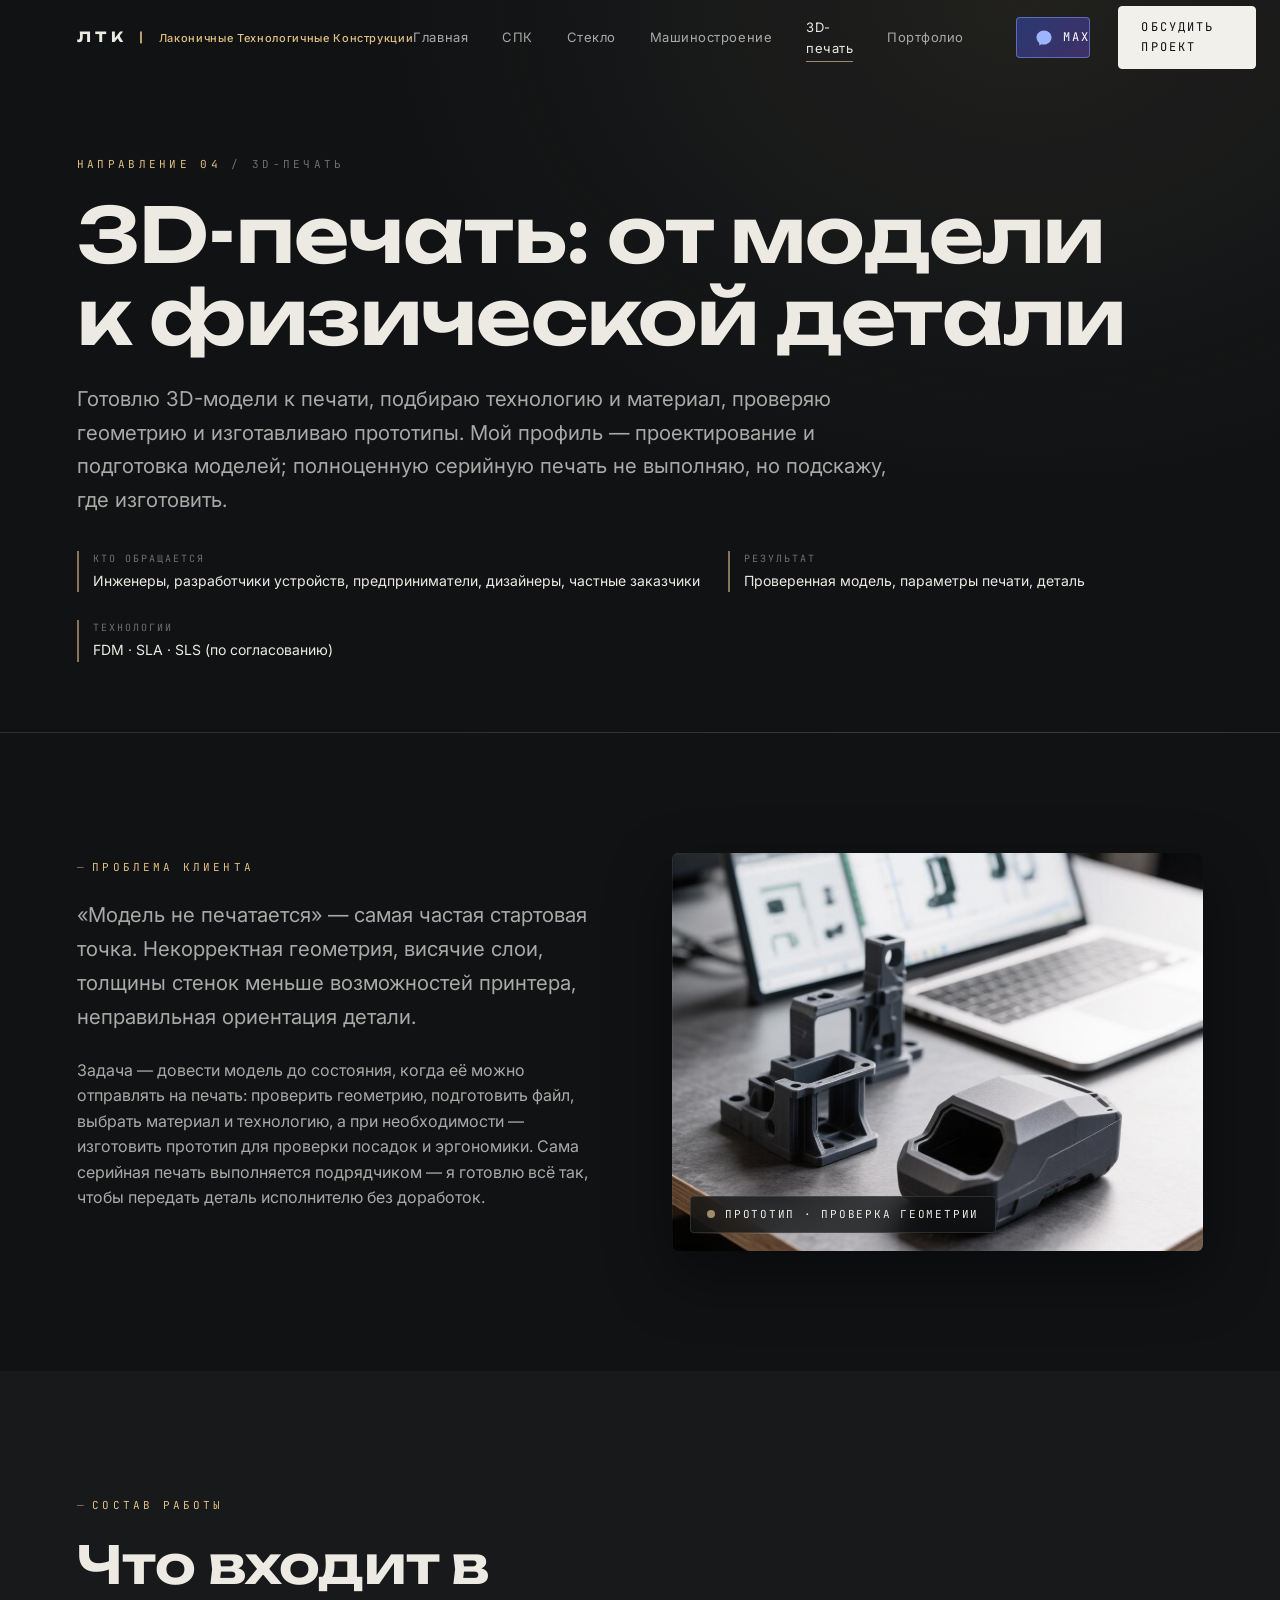
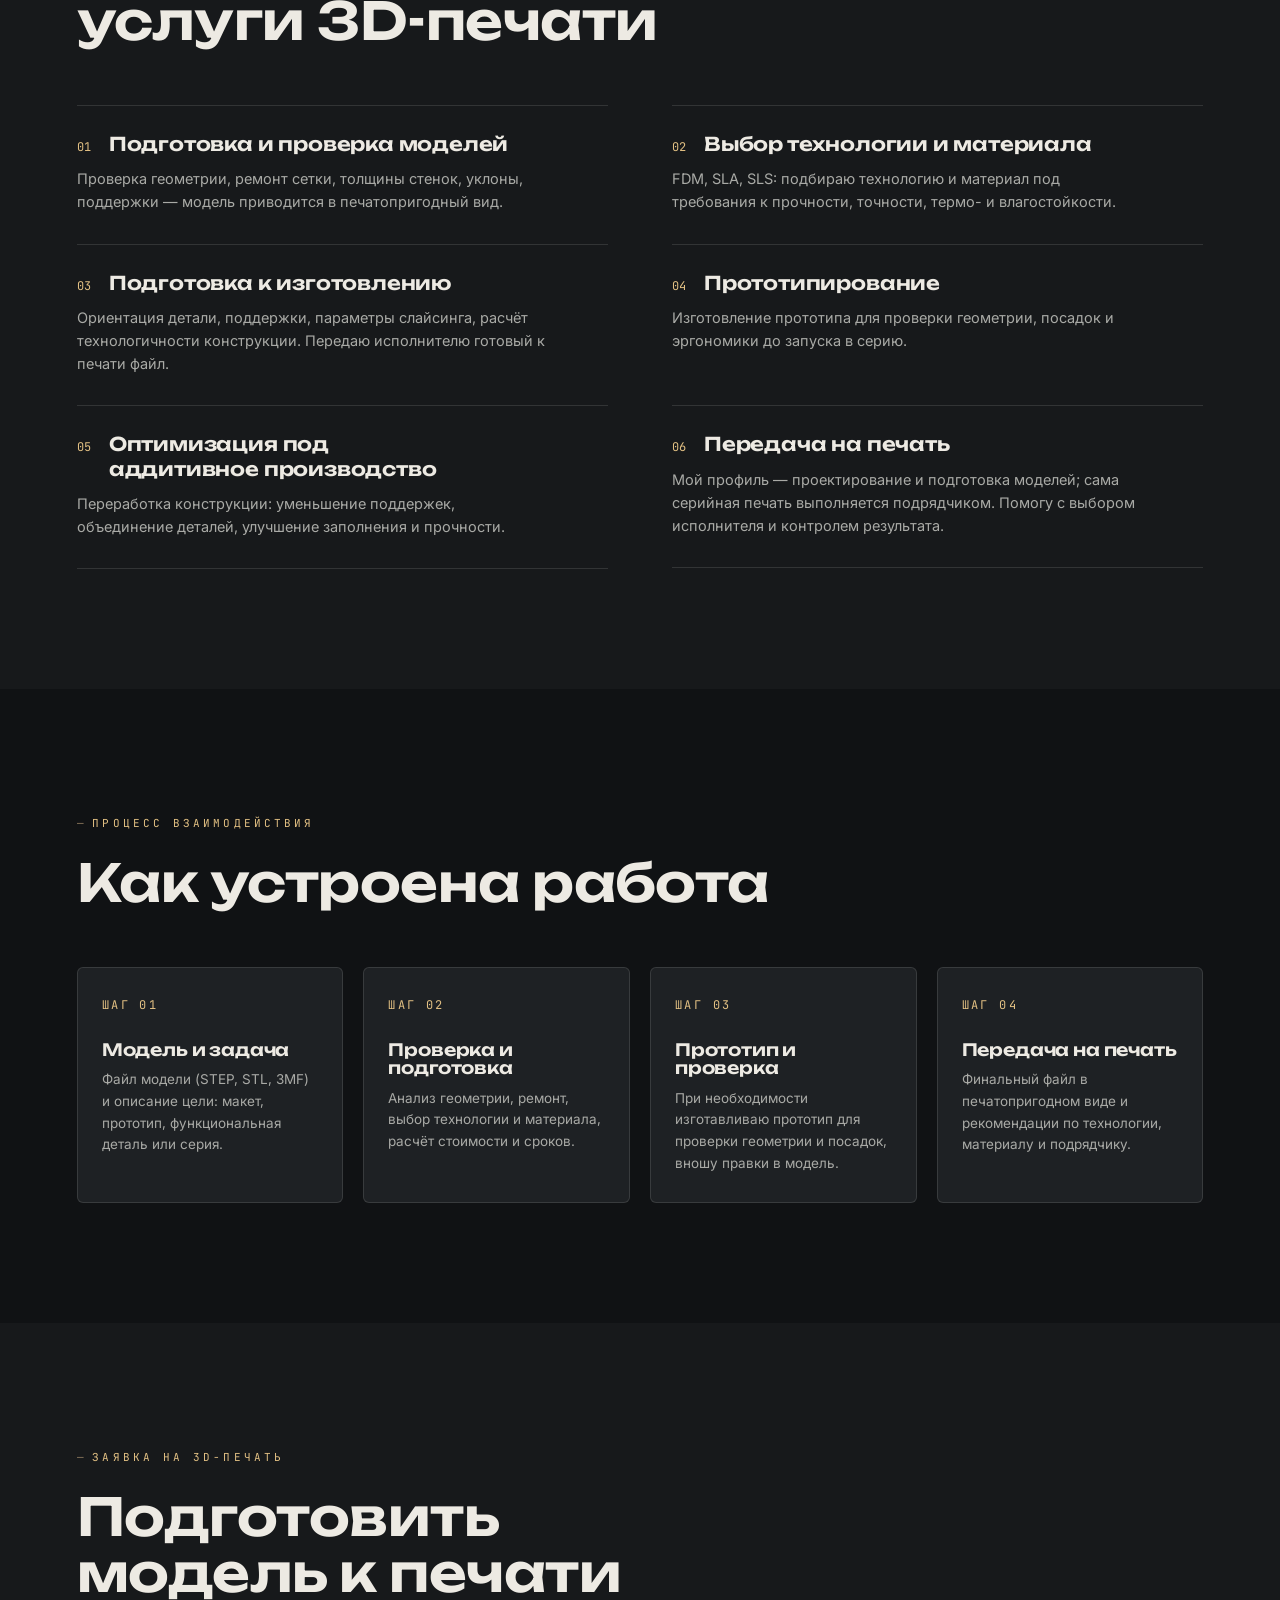
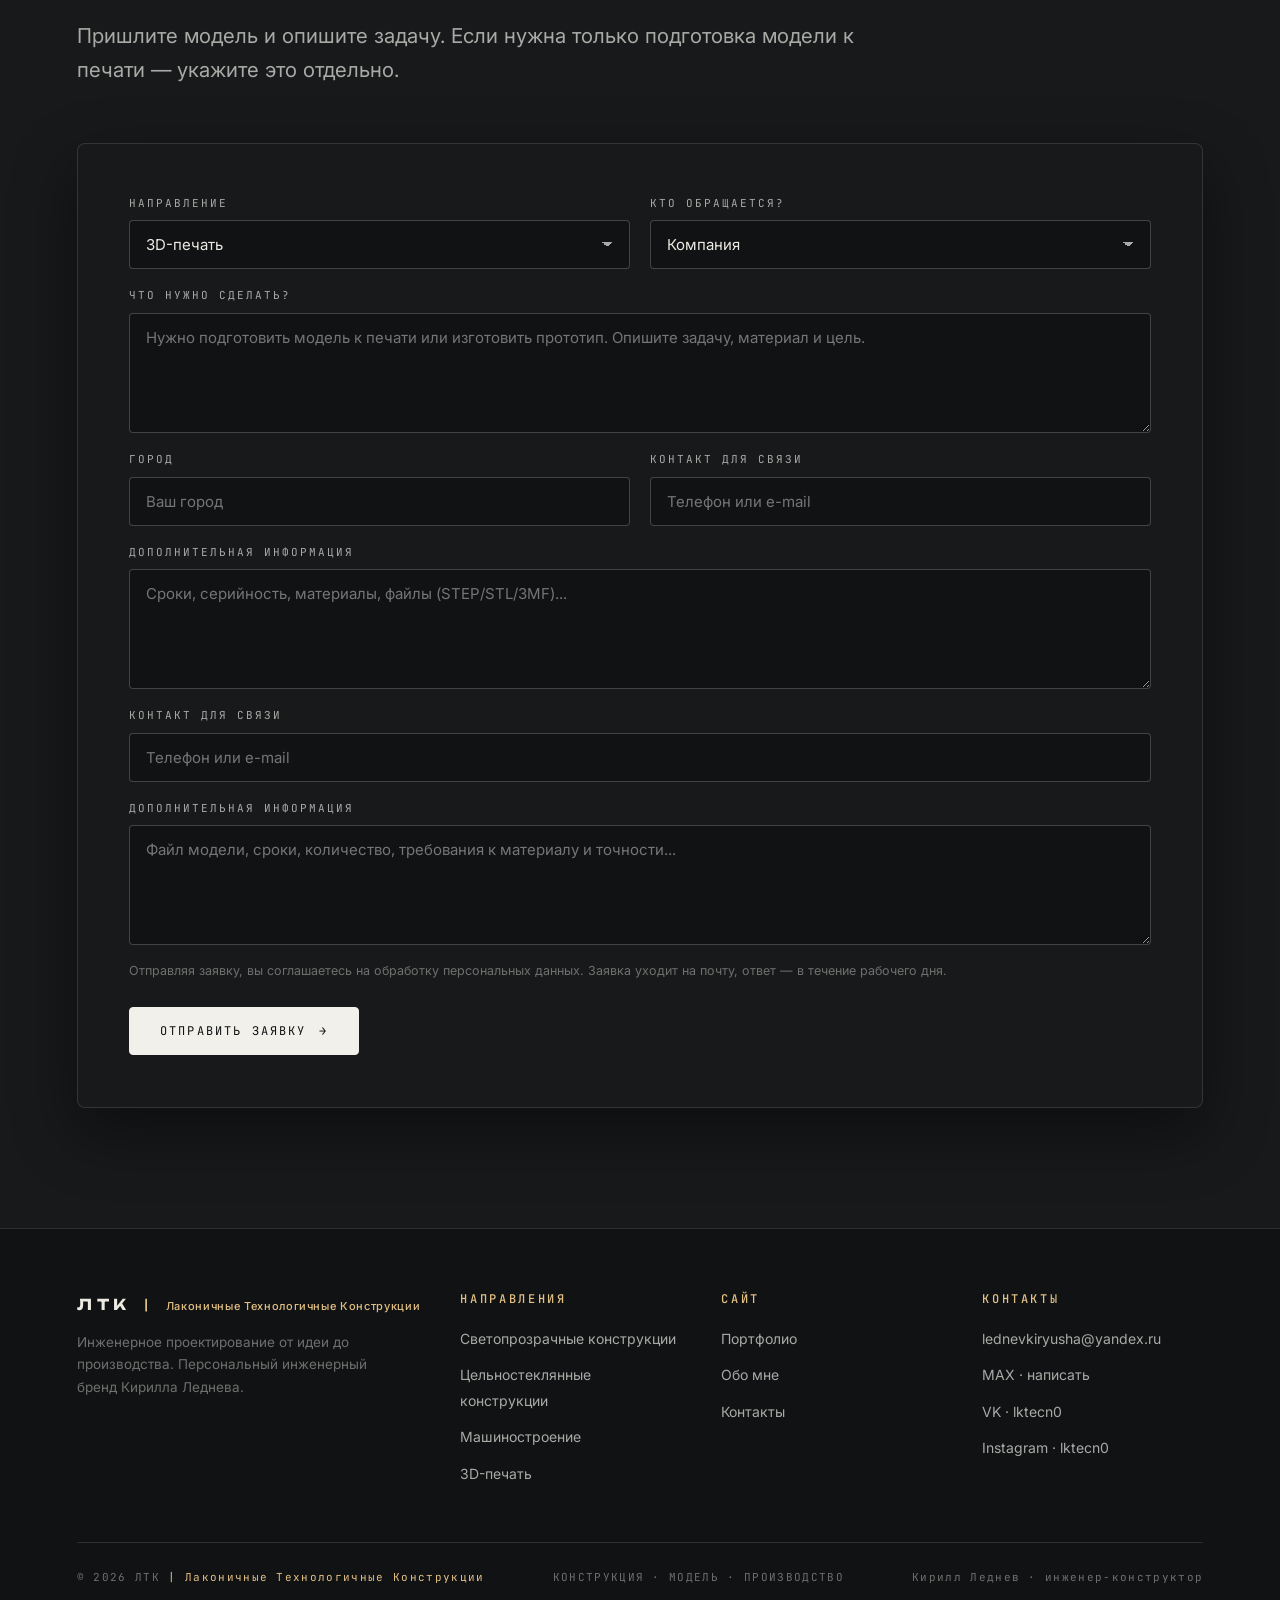
<file: print3d.html>
﻿<!DOCTYPE html>
<html lang="ru">
<head>
  <meta charset="UTF-8">
  <meta name="viewport" content="width=device-width, initial-scale=1.0">
  <title>3D-печать: подготовка моделей и прототипы | ЛТК</title>
  <meta name="description" content="Подготовка и проверка 3D-моделей к печати, выбор технологии и материала, прототипирование. Модель доводится до готовности к печати и передаётся подрядчику. Инженер-конструктор Кирилл Леднев.">
  <meta property="og:title" content="3D-печать | ЛТК">
  <meta property="og:type" content="website">
  <meta property="og:image" content="assets/img/3d-print.jpg">
  <meta name="color-scheme" content="dark">
  <meta name="theme-color" content="#101214">
  <link rel="icon" href="data:image/svg+xml,%3Csvg xmlns='http://www.w3.org/2000/svg' viewBox='0 0 32 32'%3E%3Crect width='32' height='32' rx='6' fill='%2317191B'/%3E%3Ctext x='16' y='22' font-family='Arial' font-size='14' font-weight='bold' fill='%2388765B' text-anchor='middle'%3EL%3C/text%3E%3C/svg%3E">
  <link rel="preconnect" href="https://fonts.googleapis.com">
  <link rel="preconnect" href="https://fonts.gstatic.com" crossorigin>
  <link href="https://fonts.googleapis.com/css2?family=Archivo:wght@400;500;600;700&family=Unbounded:wght@400;500;600&family=Inter:wght@400;500;600&family=JetBrains+Mono:wght@400;500&display=swap" rel="stylesheet">
  <link rel="stylesheet" href="assets/css/style.css">
</head>
<body>

  <div class="scroll-progress" id="scroll-progress"></div>

  <header class="site-header" id="site-header">
    <div class="container">
      <a class="brand" href="index.html">ЛТК <span class="brand__sep">|</span> <span class="brand__desc">Лаконичные Технологичные Конструкции</span></a>
      <nav class="nav" aria-label="Основная навигация">
        <a class="nav__link" href="index.html">Главная</a>
        <a class="nav__link" href="spk.html">СПК</a>
        <a class="nav__link" href="glass.html">Стекло</a>
        <a class="nav__link" href="mash.html">Машиностроение</a>
        <a class="nav__link is-active" href="print3d.html">3D-печать</a>
        <a class="nav__link" href="portfolio.html">Портфолио</a>
                <div class="nav-actions">
          <a class="btn btn--max" href="https://max.ru/u/f9LHodD0cOJQqh6TV9rrnLRonDGri8WLr-Ia_SbMb60s1b_sn17M96OEl9I" target="_blank" rel="noopener" aria-label="Написать в мессенджер MAX">
            <span class="max-ico" aria-hidden="true">
              <svg viewBox="0 0 24 24" fill="none" xmlns="http://www.w3.org/2000/svg">
                <path d="M12 2C6.48 2 2 6.2 2 11.4c0 2.9 1.45 5.5 3.7 7.2V22l3.2-1.8c.95.26 1.95.4 3.1.4 5.52 0 10-4.2 10-9.4S17.52 2 12 2z" fill="currentColor"/>
              </svg>
            </span>
            <span>MAX</span>
          </a>
<a class="btn btn--solid nav__cta" href="contacts.html">Обсудить проект</a>
        </div>
      </nav>
      <button class="nav-toggle" id="nav-toggle" aria-label="Открыть меню" aria-expanded="false">
        <span class="burger"><span></span><span></span><span></span></span>
      </button>
    </div>
  </header>

  <nav class="mobile-menu" id="mobile-menu" aria-label="Мобильная навигация">
    <a href="index.html"><span class="mm-num">00</span> Главная</a>
    <a href="spk.html"><span class="mm-num">01</span> Светопрозрачные конструкции</a>
    <a href="glass.html"><span class="mm-num">02</span> Цельностеклянные конструкции</a>
    <a href="mash.html"><span class="mm-num">03</span> Машиностроение</a>
    <a href="print3d.html"><span class="mm-num">04</span> 3D-печать</a>
    <a href="portfolio.html"><span class="mm-num">05</span> Портфолио</a>
    <a href="about.html"><span class="mm-num">06</span> Обо мне</a>
    <a href="contacts.html"><span class="mm-num">07</span> Контакты</a>
    <a class="mm-max" href="https://max.ru/u/f9LHodD0cOJQqh6TV9rrnLRonDGri8WLr-Ia_SbMb60s1b_sn17M96OEl9I" target="_blank" rel="noopener">
      <span class="max-ico" aria-hidden="true">
        <svg viewBox="0 0 24 24" fill="none" xmlns="http://www.w3.org/2000/svg">
          <path d="M12 2C6.48 2 2 6.2 2 11.4c0 2.9 1.45 5.5 3.7 7.2V22l3.2-1.8c.95.26 1.95.4 3.1.4 5.52 0 10-4.2 10-9.4S17.52 2 12 2z" fill="currentColor"/>
        </svg>
      </span>
      Написать в MAX
    </a>

    <div class="mm-foot">Инженерное проектирование · 3D-моделирование · КД</div>
  </nav>

  <main>

    <!-- Хиро страницы -->
    <section class="page-hero">
      <div class="container">
        <div class="page-hero__num"><b>НАПРАВЛЕНИЕ 04</b> / 3D-ПЕЧАТЬ</div>
        <h1>3D-печать: от модели к физической детали</h1>
        <p class="lede">Готовлю 3D-модели к печати, подбираю технологию и материал, проверяю геометрию и изготавливаю прототипы. Мой профиль — проектирование и подготовка моделей; полноценную серийную печать не выполняю, но подскажу, где изготовить.</p>
        <div class="page-hero__meta">
          <div class="pm"><div class="k">КТО ОБРАЩАЕТСЯ</div><div class="v">Инженеры, разработчики устройств, предприниматели, дизайнеры, частные заказчики</div></div>
          <div class="pm"><div class="k">РЕЗУЛЬТАТ</div><div class="v">Проверенная модель, параметры печати, деталь</div></div>
          <div class="pm"><div class="k">ТЕХНОЛОГИИ</div><div class="v">FDM · SLA · SLS (по согласованию)</div></div>
        </div>
      </div>
    </section>

    <!-- Задача клиента -->
    <section class="section section--dark">
      <div class="container">
        <div class="work-split">
          <div>
            <span class="eyebrow">Проблема клиента</span>
            <p class="lede" style="margin-bottom:24px">«Модель не печатается» — самая частая стартовая точка. Некорректная геометрия, висячие слои, толщины стенок меньше возможностей принтера, неправильная ориентация детали.</p>
            <p style="color:var(--text-dim); max-width:54ch">Задача — довести модель до состояния, когда её можно отправлять на печать: проверить геометрию, подготовить файл, выбрать материал и технологию, а при необходимости — изготовить прототип для проверки посадок и эргономики. Сама серийная печать выполняется подрядчиком — я готовлю всё так, чтобы передать деталь исполнителю без доработок.</p>
          </div>
          <div class="reveal">
            <div class="scene__media">
              <img src="assets/img/case-prototype.jpg" alt="Напечатанные прототипы деталей рядом с моделью на экране" loading="lazy">
              <span class="scene__caption">Прототип · проверка геометрии</span>
            </div>
          </div>
        </div>
      </div>
    </section>

    <!-- Что входит -->
    <section class="section section--soft" id="scope">
      <div class="container">
        <div class="section__head">
          <span class="eyebrow">Состав работы</span>
          <h2>Что входит в услуги 3D-печати</h2>
        </div>
        <div class="work-split">
          <div class="work-item reveal">
            <div class="work-item__head"><span class="work-item__idx">01</span><h3>Подготовка и проверка моделей</h3></div>
            <p>Проверка геометрии, ремонт сетки, толщины стенок, уклоны, поддержки — модель приводится в печатопригодный вид.</p>
          </div>
          <div class="work-item reveal">
            <div class="work-item__head"><span class="work-item__idx">02</span><h3>Выбор технологии и материала</h3></div>
            <p>FDM, SLA, SLS: подбираю технологию и материал под требования к прочности, точности, термо- и влагостойкости.</p>
          </div>
          <div class="work-item reveal">
            <div class="work-item__head"><span class="work-item__idx">03</span><h3>Подготовка к изготовлению</h3></div>
            <p>Ориентация детали, поддержки, параметры слайсинга, расчёт технологичности конструкции. Передаю исполнителю готовый к печати файл.</p>
          </div>
          <div class="work-item reveal">
            <div class="work-item__head"><span class="work-item__idx">04</span><h3>Прототипирование</h3></div>
            <p>Изготовление прототипа для проверки геометрии, посадок и эргономики до запуска в серию.</p>
          </div>
          <div class="work-item reveal">
            <div class="work-item__head"><span class="work-item__idx">05</span><h3>Оптимизация под аддитивное производство</h3></div>
            <p>Переработка конструкции: уменьшение поддержек, объединение деталей, улучшение заполнения и прочности.</p>
          </div>
          <div class="work-item reveal">
            <div class="work-item__head"><span class="work-item__idx">06</span><h3>Передача на печать</h3></div>
            <p>Мой профиль — проектирование и подготовка моделей; сама серийная печать выполняется подрядчиком. Помогу с выбором исполнителя и контролем результата.</p>
          </div>
        </div>
      </div>
    </section>

    <!-- Процесс -->
    <section class="section section--dark" id="process">
      <div class="container">
        <div class="section__head">
          <span class="eyebrow">Процесс взаимодействия</span>
          <h2>Как устроена работа</h2>
        </div>
        <div class="steps">
          <div class="step reveal"><span class="step__num">ШАГ 01</span><h3>Модель и задача</h3><p>Файл модели (STEP, STL, 3MF) и описание цели: макет, прототип, функциональная деталь или серия.</p></div>
          <div class="step reveal reveal-delay-1"><span class="step__num">ШАГ 02</span><h3>Проверка и подготовка</h3><p>Анализ геометрии, ремонт, выбор технологии и материала, расчёт стоимости и сроков.</p></div>
          <div class="step reveal reveal-delay-2"><span class="step__num">ШАГ 03</span><h3>Прототип и проверка</h3><p>При необходимости изготавливаю прототип для проверки геометрии и посадок, вношу правки в модель.</p></div>
          <div class="step reveal reveal-delay-3"><span class="step__num">ШАГ 04</span><h3>Передача на печать</h3><p>Финальный файл в печатопригодном виде и рекомендации по технологии, материалу и подрядчику.</p></div>
        </div>
      </div>
    </section>

    <!-- CTA + форма -->
    <section class="section section--soft" id="contact">
      <div class="container">
        <div class="section__head">
          <span class="eyebrow">Заявка на 3D-печать</span>
          <h2>Подготовить модель к печати</h2>
          <p class="lede reveal">Пришлите модель и опишите задачу. Если нужна только подготовка модели к печати — укажите это отдельно.</p>
        </div>
        <div class="form-card reveal">
          <form data-request>
            <input type="hidden" name="_subject" value="Заявка с сайта ЛТК">
            <input type="hidden" name="_captcha" value="false">
            <input type="hidden" name="_template" value="table">
            <input type="hidden" name="_autoresponse" value="Спасибо за заявку! Я получил ваше сообщение и отвечу в ближайшее время. — Кирилл Леднев, ЛТК">
            <div class="form-grid">
              <div class="form-field">
                <label for="p-direction">Направление</label>
                <select name="direction" id="p-direction" required>
                  <option value="spk">Светопрозрачные конструкции</option>
                  <option value="glass">Цельностеклянные конструкции</option>
                  <option value="mash">Машиностроение</option>
                  <option value="print3d" selected>3D-печать</option>
                </select>
              </div>
              <div class="form-field">
                <label for="p-who">Кто обращается?</label>
                <select name="who" id="p-who" required>
                  <option value="Компания">Компания</option>
                  <option value="Частный клиент">Частный клиент</option>
                </select>
              </div>
<div class="form-field form-field--full">
                <label for="p-need">Что нужно сделать?</label>
                <textarea name="need" id="p-need" placeholder="Нужно подготовить модель к печати и изготовить прототип кронштейна, задача описана. Укажите материал и цель." required></textarea>
              </div>
              <div class="form-field">
                <label for="p-city">Город</label>
                <input type="text" name="city" id="p-city" placeholder="Ваш город" autocomplete="address-level2">
              </div>
              <div class="form-field">
                <label for="p-contact">Контакт для связи</label>
                <input type="text" name="contact" id="p-contact" placeholder="Телефон или e-mail" required>
              </div>
              <div class="form-field form-field--full">
                <label for="p-info">Дополнительная информация</label>
                <textarea name="info" id="p-info" placeholder="Сроки, серийность, материалы, файлы (STEP/STL/3MF)..."></textarea>
              </div>
              
              <div class="form-field form-field--full">
                <label for="p-contact">Контакт для связи</label>
                <input type="text" name="contact" id="p-contact" placeholder="Телефон или e-mail" required>
              </div>
              <div class="form-field form-field--full">
                <label for="p-info">Дополнительная информация</label>
                <textarea name="info" id="p-info" placeholder="Файл модели, сроки, количество, требования к материалу и точности..."></textarea>
              </div>
            </div>
            <p class="form-hint">Отправляя заявку, вы соглашаетесь на обработку персональных данных. Заявка уходит на почту, ответ — в течение рабочего дня.</p>
            <div class="form-status" role="status"></div>
            <div style="margin-top:26px"><button class="btn btn--solid" type="submit">Отправить заявку <span class="arr">→</span></button></div>
          </form>
        </div>
      </div>
    </section>

  </main>

  <footer class="site-footer">
    <div class="container">
      <div class="footer-grid">
        <div>
          <div class="brand footer-brand">ЛТК <span class="brand__sep">|</span> <span class="brand__desc">Лаконичные Технологичные Конструкции</span></div>
          <p class="footer-desc">Инженерное проектирование от идеи до производства. Персональный инженерный бренд Кирилла Леднева.</p>
        </div>
        <div>
          <h4>Направления</h4>
          <ul>
            <li><a href="spk.html">Светопрозрачные конструкции</a></li>
            <li><a href="glass.html">Цельностеклянные конструкции</a></li>
            <li><a href="mash.html">Машиностроение</a></li>
            <li><a href="print3d.html">3D-печать</a></li>
          </ul>
        </div>
        <div>
          <h4>Сайт</h4>
          <ul>
            <li><a href="portfolio.html">Портфолио</a></li>
            <li><a href="about.html">Обо мне</a></li>
            <li><a href="contacts.html">Контакты</a></li>
          </ul>
        </div>
        <div>
          <h4>Контакты</h4>
          <ul>
            <li><a href="mailto:lednevkiryusha@yandex.ru">lednevkiryusha@yandex.ru</a></li>
            <li><a href="https://max.ru/u/f9LHodD0cOJQqh6TV9rrnLRonDGri8WLr-Ia_SbMb60s1b_sn17M96OEl9I" rel="noopener" target="_blank">MAX · написать</a></li>
            <li><a href="https://vk.ru/lktecn0" rel="noopener" target="_blank">VK · lktecn0</a></li>
            <li><a href="https://instagram.com/lktecn0" rel="noopener" target="_blank">Instagram · lktecn0</a></li>
          </ul>
        </div>
      </div>
      <div class="footer-bottom">
        <span>© 2026 ЛТК <span class="ftr-desc">| Лаконичные Технологичные Конструкции</span></span>
        <span>КОНСТРУКЦИЯ · МОДЕЛЬ · ПРОИЗВОДСТВО</span>
        <span>Кирилл Леднев · инженер-конструктор</span>
      </div>
    </div>
  </footer>

  <script src="assets/vendors/three/three.min.js"></script>
  <script src="assets/vendors/gsap/gsap.min.js"></script>
  <script src="assets/vendors/gsap/ScrollTrigger.min.js"></script>
  <script src="assets/js/data.js"></script>
  <script src="assets/vendors/emailjs/email.min.js"></script>
  <script src="assets/js/main.js"></script>
</body>
</html>
</file>
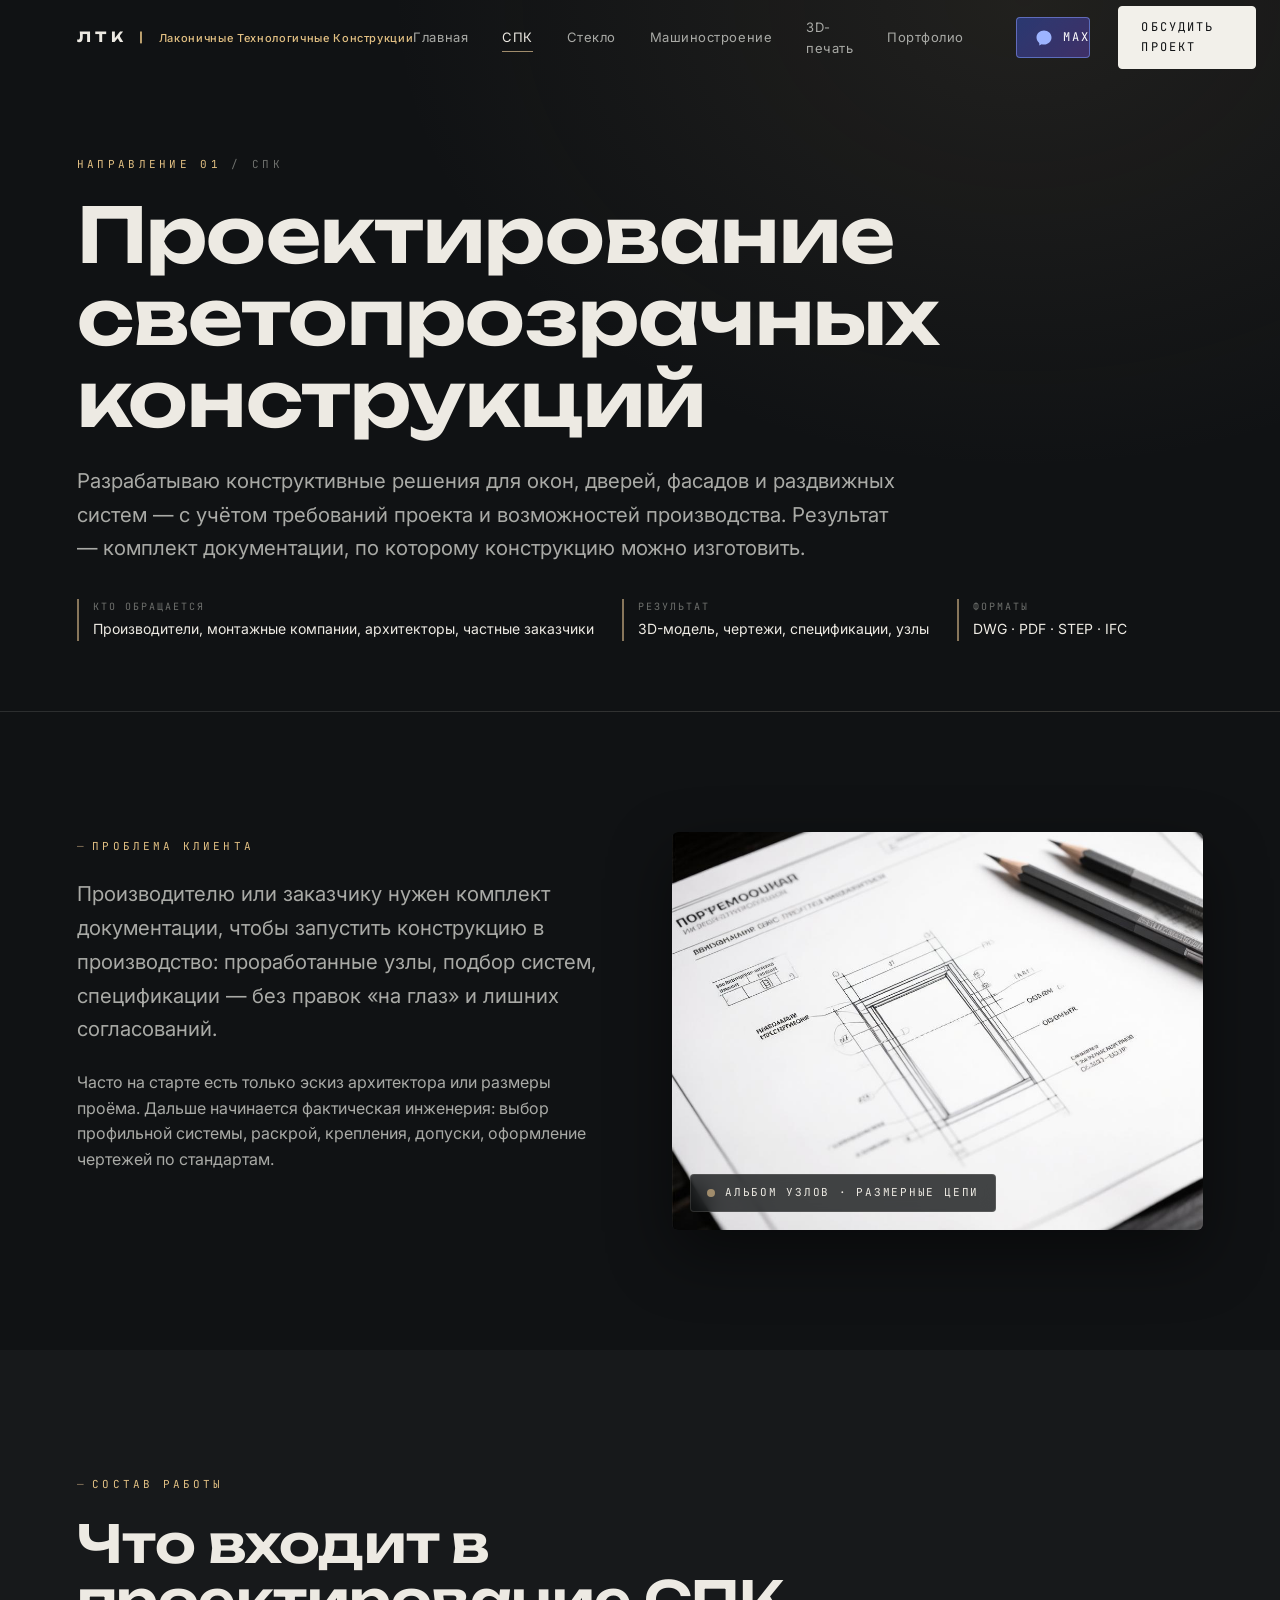
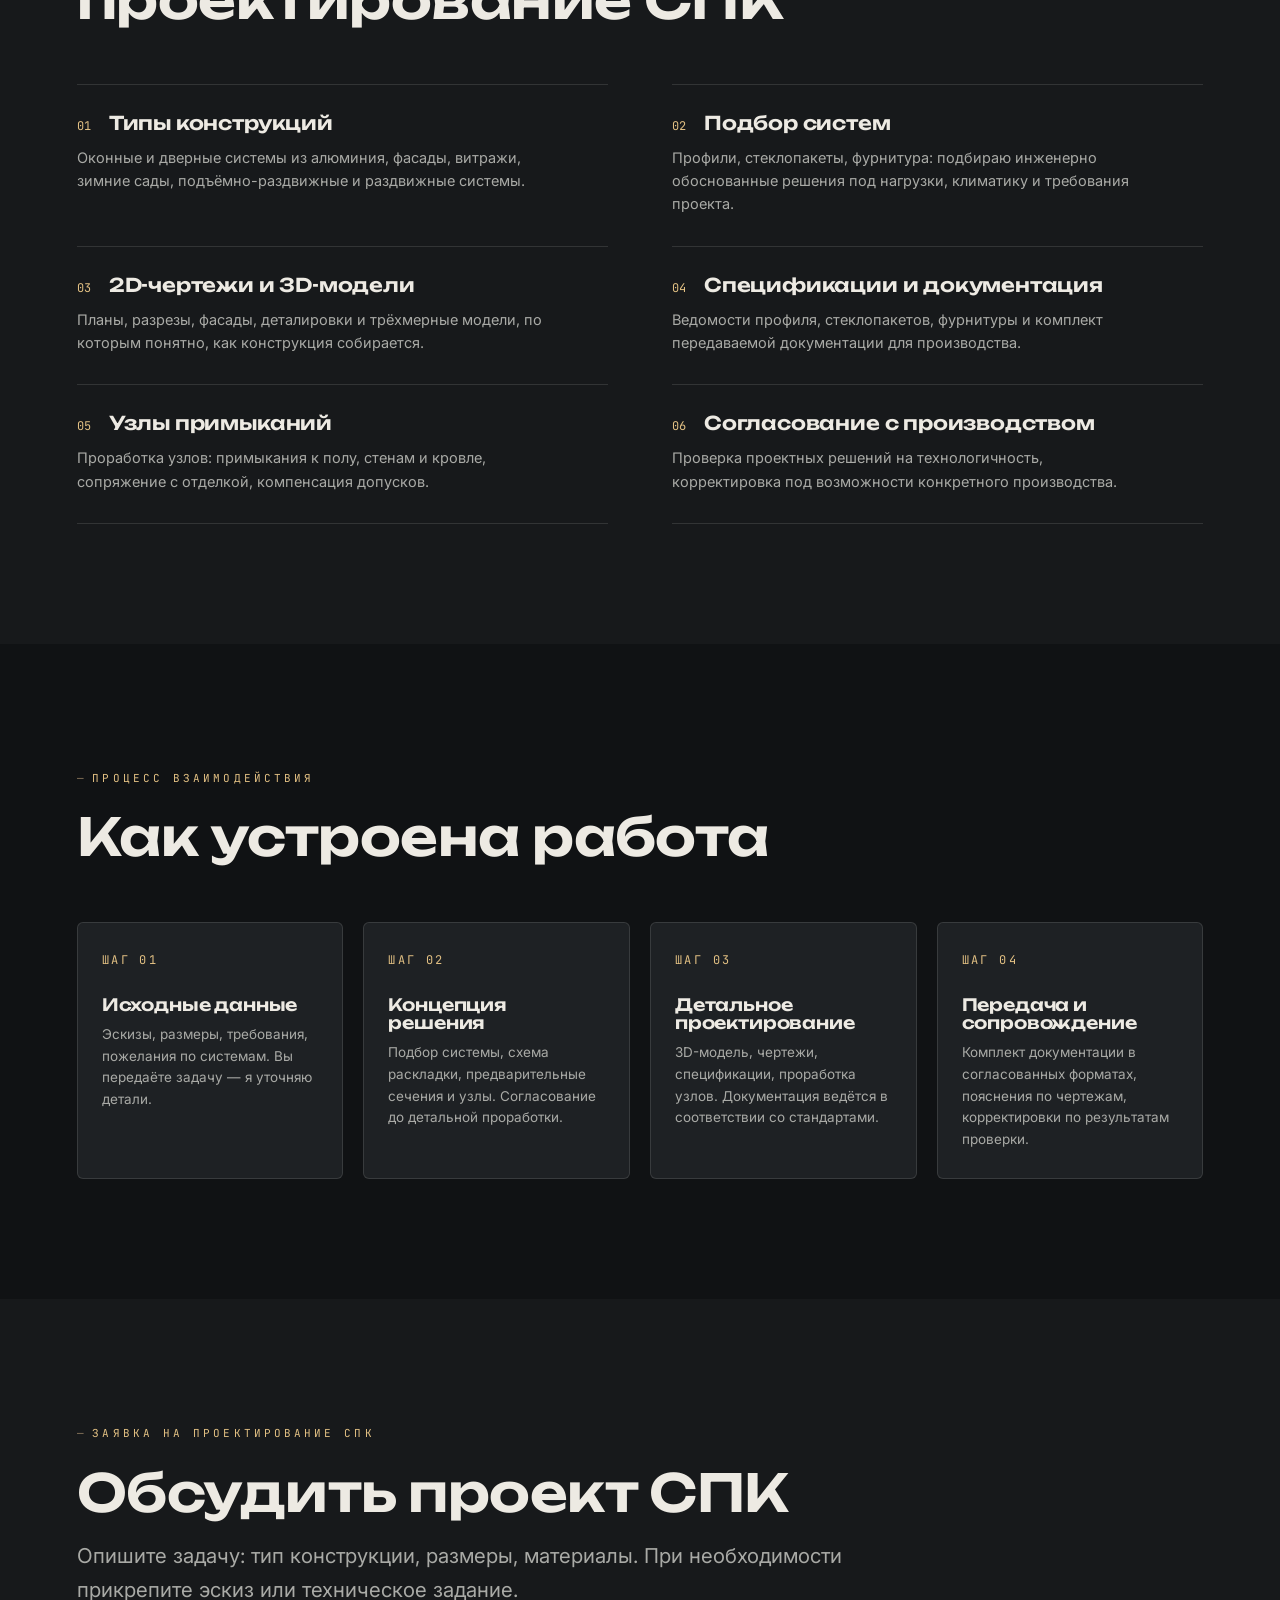
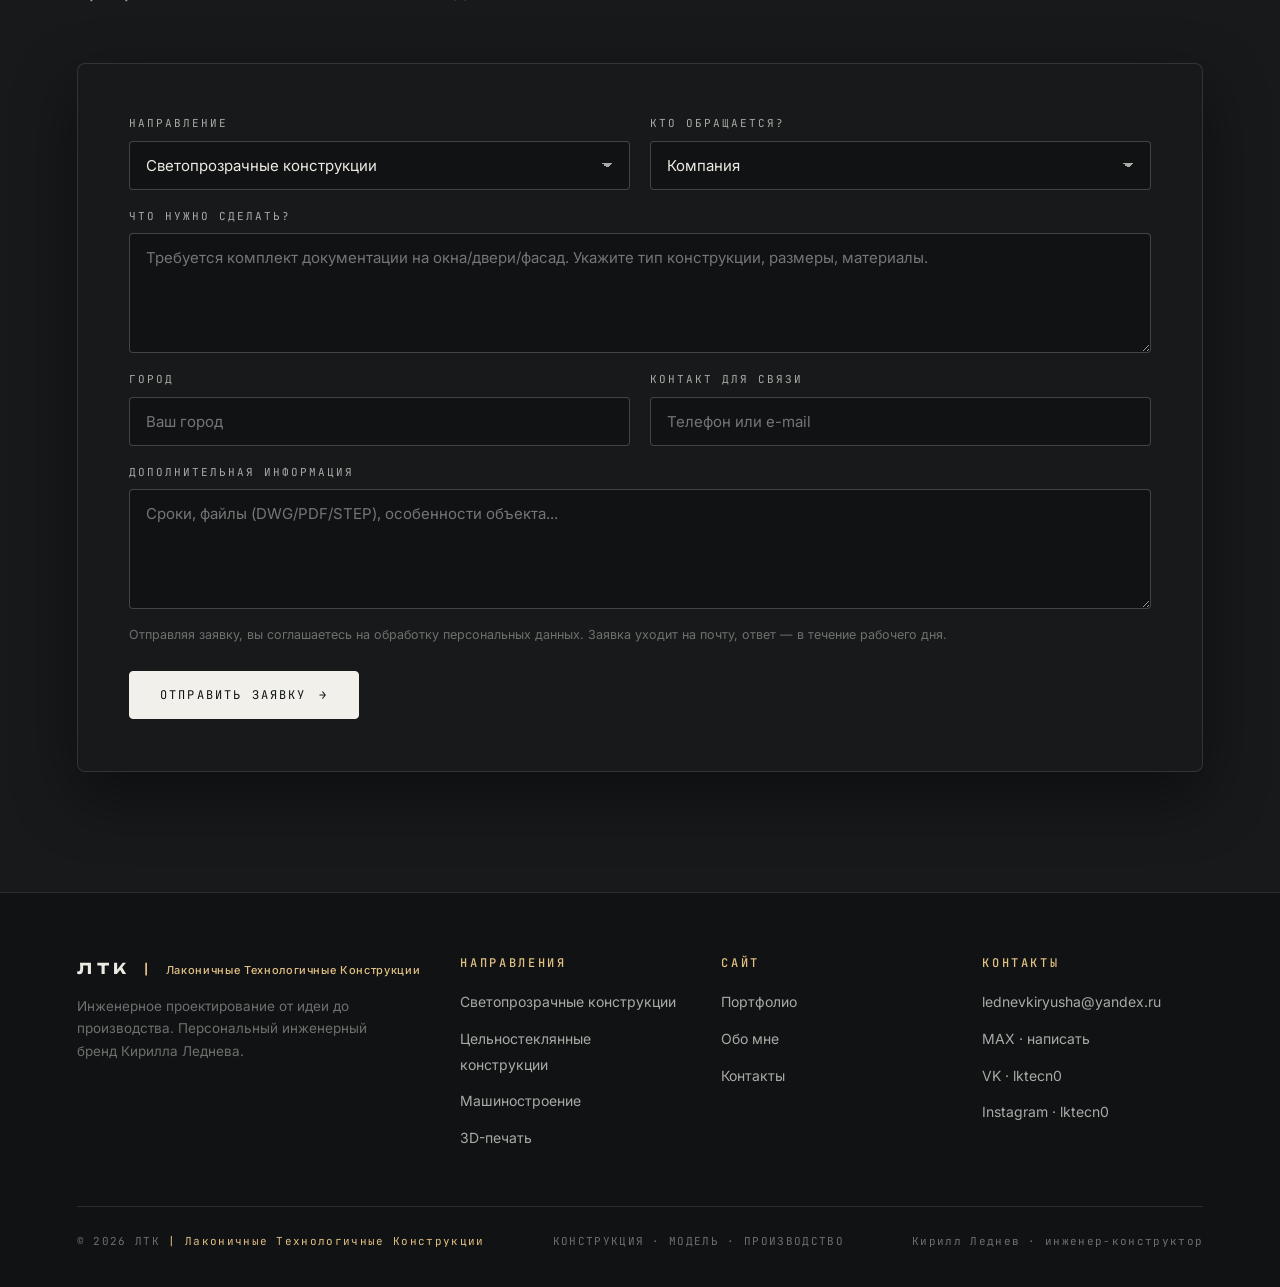
<file: spk.html>
﻿<!DOCTYPE html>
<html lang="ru">
<head>
  <meta charset="UTF-8">
  <meta name="viewport" content="width=device-width, initial-scale=1.0">
  <title>Проектирование СПК — светопрозрачные конструкции | ЛТК</title>
  <meta name="description" content="Проектирование алюминиевых оконных и дверных систем, фасадов, витражей и раздвижных систем. 2D-чертежи, 3D-модели, спецификации и документация для производства. Инженер-конструктор Кирилл Леднев.">
  <meta property="og:title" content="Проектирование СПК | ЛТК">
  <meta property="og:type" content="website">
  <meta property="og:image" content="assets/img/facade-slider.jpg">
  <meta name="color-scheme" content="dark">
  <meta name="theme-color" content="#101214">
  <link rel="icon" href="data:image/svg+xml,%3Csvg xmlns='http://www.w3.org/2000/svg' viewBox='0 0 32 32'%3E%3Crect width='32' height='32' rx='6' fill='%2317191B'/%3E%3Ctext x='16' y='22' font-family='Arial' font-size='14' font-weight='bold' fill='%2388765B' text-anchor='middle'%3EL%3C/text%3E%3C/svg%3E">
  <link rel="preconnect" href="https://fonts.googleapis.com">
  <link rel="preconnect" href="https://fonts.gstatic.com" crossorigin>
  <link href="https://fonts.googleapis.com/css2?family=Archivo:wght@400;500;600;700&family=Unbounded:wght@400;500;600&family=Inter:wght@400;500;600&family=JetBrains+Mono:wght@400;500&display=swap" rel="stylesheet">
  <link rel="stylesheet" href="assets/css/style.css">
</head>
<body>

  <div class="scroll-progress" id="scroll-progress"></div>

  <header class="site-header" id="site-header">
    <div class="container">
      <a class="brand" href="index.html">ЛТК <span class="brand__sep">|</span> <span class="brand__desc">Лаконичные Технологичные Конструкции</span></a>
      <nav class="nav" aria-label="Основная навигация">
        <a class="nav__link" href="index.html">Главная</a>
        <a class="nav__link is-active" href="spk.html">СПК</a>
        <a class="nav__link" href="glass.html">Стекло</a>
        <a class="nav__link" href="mash.html">Машиностроение</a>
        <a class="nav__link" href="print3d.html">3D-печать</a>
        <a class="nav__link" href="portfolio.html">Портфолио</a>
                <div class="nav-actions">
          <a class="btn btn--max" href="https://max.ru/u/f9LHodD0cOJQqh6TV9rrnLRonDGri8WLr-Ia_SbMb60s1b_sn17M96OEl9I" target="_blank" rel="noopener" aria-label="Написать в мессенджер MAX">
            <span class="max-ico" aria-hidden="true">
              <svg viewBox="0 0 24 24" fill="none" xmlns="http://www.w3.org/2000/svg">
                <path d="M12 2C6.48 2 2 6.2 2 11.4c0 2.9 1.45 5.5 3.7 7.2V22l3.2-1.8c.95.26 1.95.4 3.1.4 5.52 0 10-4.2 10-9.4S17.52 2 12 2z" fill="currentColor"/>
              </svg>
            </span>
            <span>MAX</span>
          </a>
<a class="btn btn--solid nav__cta" href="contacts.html">Обсудить проект</a>
        </div>
      </nav>
      <button class="nav-toggle" id="nav-toggle" aria-label="Открыть меню" aria-expanded="false">
        <span class="burger"><span></span><span></span><span></span></span>
      </button>
    </div>
  </header>

  <nav class="mobile-menu" id="mobile-menu" aria-label="Мобильная навигация">
    <a href="index.html"><span class="mm-num">00</span> Главная</a>
    <a href="spk.html"><span class="mm-num">01</span> Светопрозрачные конструкции</a>
    <a href="glass.html"><span class="mm-num">02</span> Цельностеклянные конструкции</a>
    <a href="mash.html"><span class="mm-num">03</span> Машиностроение</a>
    <a href="print3d.html"><span class="mm-num">04</span> 3D-печать</a>
    <a href="portfolio.html"><span class="mm-num">05</span> Портфолио</a>
    <a href="about.html"><span class="mm-num">06</span> Обо мне</a>
    <a href="contacts.html"><span class="mm-num">07</span> Контакты</a>
    <a class="mm-max" href="https://max.ru/u/f9LHodD0cOJQqh6TV9rrnLRonDGri8WLr-Ia_SbMb60s1b_sn17M96OEl9I" target="_blank" rel="noopener">
      <span class="max-ico" aria-hidden="true">
        <svg viewBox="0 0 24 24" fill="none" xmlns="http://www.w3.org/2000/svg">
          <path d="M12 2C6.48 2 2 6.2 2 11.4c0 2.9 1.45 5.5 3.7 7.2V22l3.2-1.8c.95.26 1.95.4 3.1.4 5.52 0 10-4.2 10-9.4S17.52 2 12 2z" fill="currentColor"/>
        </svg>
      </span>
      Написать в MAX
    </a>

    <div class="mm-foot">Инженерное проектирование · 3D-моделирование · КД</div>
  </nav>

  <main>

    <!-- Хиро страницы -->
    <section class="page-hero">
      <div class="container">
        <div class="page-hero__num"><b>НАПРАВЛЕНИЕ 01</b> / СПК</div>
        <h1>Проектирование светопрозрачных конструкций</h1>
        <p class="lede">Разрабатываю конструктивные решения для окон, дверей, фасадов и раздвижных систем — с учётом требований проекта и возможностей производства. Результат — комплект документации, по которому конструкцию можно изготовить.</p>
        <div class="page-hero__meta">
          <div class="pm"><div class="k">КТО ОБРАЩАЕТСЯ</div><div class="v">Производители, монтажные компании, архитекторы, частные заказчики</div></div>
          <div class="pm"><div class="k">РЕЗУЛЬТАТ</div><div class="v">3D-модель, чертежи, спецификации, узлы</div></div>
          <div class="pm"><div class="k">ФОРМАТЫ</div><div class="v">DWG · PDF · STEP · IFC</div></div>
        </div>
      </div>
    </section>

    <!-- Задача клиента -->
    <section class="section section--dark">
      <div class="container">
        <div class="work-split">
          <div>
            <span class="eyebrow">Проблема клиента</span>
            <p class="lede" style="margin-bottom:24px">Производителю или заказчику нужен комплект документации, чтобы запустить конструкцию в производство: проработанные узлы, подбор систем, спецификации — без правок «на глаз» и лишних согласований.</p>
            <p style="color:var(--text-dim); max-width:54ch">Часто на старте есть только эскиз архитектора или размеры проёма. Дальше начинается фактическая инженерия: выбор профильной системы, раскрой, крепления, допуски, оформление чертежей по стандартам.</p>
          </div>
          <div class="reveal">
            <div class="scene__media">
              <img src="assets/img/drafting-doc.jpg" alt="Чертёж с сечением алюминиевого профиля — инженерная документация" loading="lazy">
              <span class="scene__caption">Альбом узлов · размерные цепи</span>
            </div>
          </div>
        </div>
      </div>
    </section>

    <!-- Что входит -->
    <section class="section section--soft" id="scope">
      <div class="container">
        <div class="section__head">
          <span class="eyebrow">Состав работы</span>
          <h2>Что входит в проектирование СПК</h2>
        </div>
        <div class="work-split">
          <div class="work-item reveal">
            <div class="work-item__head"><span class="work-item__idx">01</span><h3>Типы конструкций</h3></div>
            <p>Оконные и дверные системы из алюминия, фасады, витражи, зимние сады, подъёмно-раздвижные и раздвижные системы.</p>
          </div>
          <div class="work-item reveal">
            <div class="work-item__head"><span class="work-item__idx">02</span><h3>Подбор систем</h3></div>
            <p>Профили, стеклопакеты, фурнитура: подбираю инженерно обоснованные решения под нагрузки, климатику и требования проекта.</p>
          </div>
          <div class="work-item reveal">
            <div class="work-item__head"><span class="work-item__idx">03</span><h3>2D-чертежи и 3D-модели</h3></div>
            <p>Планы, разрезы, фасады, деталировки и трёхмерные модели, по которым понятно, как конструкция собирается.</p>
          </div>
          <div class="work-item reveal">
            <div class="work-item__head"><span class="work-item__idx">04</span><h3>Спецификации и документация</h3></div>
            <p>Ведомости профиля, стеклопакетов, фурнитуры и комплект передаваемой документации для производства.</p>
          </div>
          <div class="work-item reveal">
            <div class="work-item__head"><span class="work-item__idx">05</span><h3>Узлы примыканий</h3></div>
            <p>Проработка узлов: примыкания к полу, стенам и кровле, сопряжение с отделкой, компенсация допусков.</p>
          </div>
          <div class="work-item reveal">
            <div class="work-item__head"><span class="work-item__idx">06</span><h3>Согласование с производством</h3></div>
            <p>Проверка проектных решений на технологичность, корректировка под возможности конкретного производства.</p>
          </div>
        </div>
      </div>
    </section>

    <!-- Процесс -->
    <section class="section section--dark" id="process">
      <div class="container">
        <div class="section__head">
          <span class="eyebrow">Процесс взаимодействия</span>
          <h2>Как устроена работа</h2>
        </div>
        <div class="steps">
          <div class="step reveal"><span class="step__num">ШАГ 01</span><h3>Исходные данные</h3><p>Эскизы, размеры, требования, пожелания по системам. Вы передаёте задачу — я уточняю детали.</p></div>
          <div class="step reveal reveal-delay-1"><span class="step__num">ШАГ 02</span><h3>Концепция решения</h3><p>Подбор системы, схема раскладки, предварительные сечения и узлы. Согласование до детальной проработки.</p></div>
          <div class="step reveal reveal-delay-2"><span class="step__num">ШАГ 03</span><h3>Детальное проектирование</h3><p>3D-модель, чертежи, спецификации, проработка узлов. Документация ведётся в соответствии со стандартами.</p></div>
          <div class="step reveal reveal-delay-3"><span class="step__num">ШАГ 04</span><h3>Передача и сопровождение</h3><p>Комплект документации в согласованных форматах, пояснения по чертежам, корректировки по результатам проверки.</p></div>
        </div>
      </div>
    </section>

    <!-- CTA + форма -->
    <section class="section section--soft" id="contact">
      <div class="container">
        <div class="section__head">
          <span class="eyebrow">Заявка на проектирование СПК</span>
          <h2>Обсудить проект СПК</h2>
          <p class="lede reveal">Опишите задачу: тип конструкции, размеры, материалы. При необходимости прикрепите эскиз или техническое задание.</p>
        </div>
        <div class="form-card reveal">
          <form data-request>
            <input type="hidden" name="_subject" value="Заявка с сайта ЛТК">
            <input type="hidden" name="_captcha" value="false">
            <input type="hidden" name="_template" value="table">
            <input type="hidden" name="_autoresponse" value="Спасибо за заявку! Я получил ваше сообщение и отвечу в ближайшее время. — Кирилл Леднев, ЛТК">
            <div class="form-grid">
              <div class="form-field">
                <label for="d-direction">Направление</label>
                <select name="direction" id="d-direction" required>
                  <option value="spk" selected>Светопрозрачные конструкции</option>
                  <option value="glass">Цельностеклянные конструкции</option>
                  <option value="mash">Машиностроение</option>
                  <option value="print3d">3D-печать</option>
                </select>
              </div>
              <div class="form-field">
                <label for="d-who">Кто обращается?</label>
                <select name="who" id="d-who" required>
                  <option value="Компания">Компания</option>
                  <option value="Частный клиент">Частный клиент</option>
                </select>
              </div>
              <div class="form-field form-field--full">
                <label for="d-need">Что нужно сделать?</label>
                <textarea name="need" id="d-need" placeholder="Требуется комплект документации на раздвижные системы для остекления террасы 6×3 м..." required></textarea>
              </div>
              <div class="form-field">
                <label for="d-city">Город</label>
                <input type="text" name="city" id="d-city" placeholder="Ваш город" autocomplete="address-level2">
              </div>
              <div class="form-field">
                <label for="d-contact">Контакт для связи</label>
                <input type="text" name="contact" id="d-contact" placeholder="Телефон или e-mail" required>
              </div>
              <div class="form-field form-field--full">
                <label for="d-info">Дополнительная информация</label>
                <textarea name="info" id="d-info" placeholder="Сроки, файлы (DWG/PDF/STEP), особенности объекта..."></textarea>
              </div>
              
            </div>
            <p class="form-hint">Отправляя заявку, вы соглашаетесь на обработку персональных данных. Заявка уходит на почту, ответ — в течение рабочего дня.</p>
            <div class="form-status" role="status"></div>
            <div style="margin-top:26px"><button class="btn btn--solid" type="submit">Отправить заявку <span class="arr">→</span></button></div>
          </form>
        </div>
      </div>
    </section>

  </main>

  <footer class="site-footer">
    <div class="container">
      <div class="footer-grid">
        <div>
          <div class="brand footer-brand">ЛТК <span class="brand__sep">|</span> <span class="brand__desc">Лаконичные Технологичные Конструкции</span></div>
          <p class="footer-desc">Инженерное проектирование от идеи до производства. Персональный инженерный бренд Кирилла Леднева.</p>
        </div>
        <div>
          <h4>Направления</h4>
          <ul>
            <li><a href="spk.html">Светопрозрачные конструкции</a></li>
            <li><a href="glass.html">Цельностеклянные конструкции</a></li>
            <li><a href="mash.html">Машиностроение</a></li>
            <li><a href="print3d.html">3D-печать</a></li>
          </ul>
        </div>
        <div>
          <h4>Сайт</h4>
          <ul>
            <li><a href="portfolio.html">Портфолио</a></li>
            <li><a href="about.html">Обо мне</a></li>
            <li><a href="contacts.html">Контакты</a></li>
          </ul>
        </div>
        <div>
          <h4>Контакты</h4>
          <ul>
            <li><a href="mailto:lednevkiryusha@yandex.ru">lednevkiryusha@yandex.ru</a></li>
            <li><a href="https://max.ru/u/f9LHodD0cOJQqh6TV9rrnLRonDGri8WLr-Ia_SbMb60s1b_sn17M96OEl9I" rel="noopener" target="_blank">MAX · написать</a></li>
            <li><a href="https://vk.ru/lktecn0" rel="noopener" target="_blank">VK · lktecn0</a></li>
            <li><a href="https://instagram.com/lktecn0" rel="noopener" target="_blank">Instagram · lktecn0</a></li>
          </ul>
        </div>
      </div>
      <div class="footer-bottom">
        <span>© 2026 ЛТК <span class="ftr-desc">| Лаконичные Технологичные Конструкции</span></span>
        <span>КОНСТРУКЦИЯ · МОДЕЛЬ · ПРОИЗВОДСТВО</span>
        <span>Кирилл Леднев · инженер-конструктор</span>
      </div>
    </div>
  </footer>

  <script src="assets/vendors/three/three.min.js"></script>
  <script src="assets/vendors/gsap/gsap.min.js"></script>
  <script src="assets/vendors/gsap/ScrollTrigger.min.js"></script>
  <script src="assets/js/data.js"></script>
  <script src="assets/vendors/emailjs/email.min.js"></script>
  <script src="assets/js/main.js"></script>
</body>
</html>
</file>
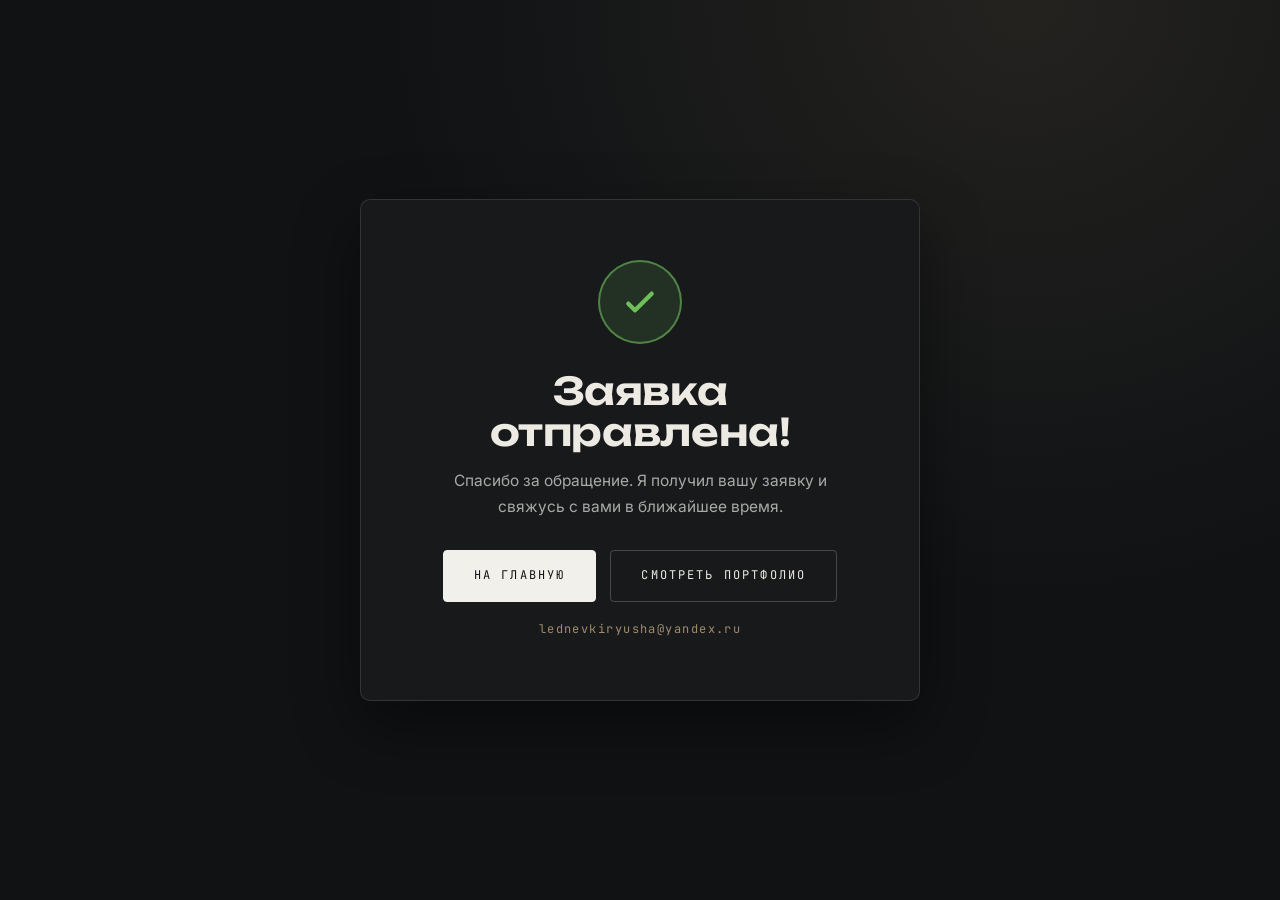
<file: thanks.html>
<!DOCTYPE html>
<html lang="ru">
<head>
  <meta charset="UTF-8">
  <meta name="viewport" content="width=device-width, initial-scale=1.0">
  <title>Заявка отправлена | ЛТК</title>
  <meta name="color-scheme" content="dark">
  <link rel="icon" href="data:image/svg+xml,%3Csvg xmlns='http://www.w3.org/2000/svg' viewBox='0 0 32 32'%3E%3Crect width='32' height='32' rx='6' fill='%2317191B'/%3E%3Ctext x='16' y='22' font-family='Arial' font-size='14' font-weight='bold' fill='%2388765B' text-anchor='middle'%3EL%3C/text%3E%3C/svg%3E">
  <link rel="preconnect" href="https://fonts.googleapis.com">
  <link rel="preconnect" href="https://fonts.gstatic.com" crossorigin>
  <link href="https://fonts.googleapis.com/css2?family=Archivo:wght@400;500;600;700&family=Unbounded:wght@400;500;600&family=Inter:wght@400;500;600&family=JetBrains+Mono:wght@400;500&display=swap" rel="stylesheet">
  <link rel="stylesheet" href="assets/css/style.css">
  <style>
    .thanks-wrap {
      min-height: 100vh;
      display: flex;
      align-items: center;
      justify-content: center;
      padding: 40px 20px;
      background:
        radial-gradient(90% 120% at 80% 0%, rgba(136, 118, 91, 0.16) 0%, transparent 55%),
        var(--graphite-deep);
    }
    .thanks-card {
      max-width: 560px;
      width: 100%;
      text-align: center;
      background: var(--graphite);
      border: 1px solid var(--line);
      border-radius: 10px;
      padding: clamp(36px, 6vw, 60px) clamp(24px, 5vw, 48px);
      box-shadow: var(--shadow);
    }
    .thanks-check {
      width: 84px;
      height: 84px;
      margin: 0 auto 26px;
      border-radius: 50%;
      background: rgba(111, 191, 90, 0.14);
      border: 2px solid rgba(111, 191, 90, 0.6);
      display: flex;
      align-items: center;
      justify-content: center;
      animation: pop 0.6s var(--ease);
    }
    .thanks-check svg { width: 40px; height: 40px; }
    .thanks-card h1 {
      font-size: clamp(26px, 5vw, 38px);
      margin-bottom: 16px;
    }
    .thanks-card p {
      color: var(--text-dim);
      font-size: 15.5px;
      line-height: 1.7;
      max-width: 40ch;
      margin: 0 auto 30px;
    }
    .thanks-actions { display: flex; gap: 14px; justify-content: center; flex-wrap: wrap; }
    .thanks-mail {
      display: inline-block;
      margin-top: 18px;
      font-family: var(--font-mono);
      font-size: 12px;
      letter-spacing: 0.12em;
      color: var(--bronze-hi);
    }
  </style>
</head>
<body>
  <div class="thanks-wrap">
    <div class="thanks-card">
      <div class="thanks-check" aria-hidden="true">
        <svg viewBox="0 0 24 24" fill="none">
          <path d="M5 13l4 4L19 7" stroke="#6FBF5A" stroke-width="2.6" stroke-linecap="round" stroke-linejoin="round"/>
        </svg>
      </div>
      <h1>Заявка отправлена!</h1>
      <p>Спасибо за обращение. Я получил вашу заявку и свяжусь с вами в ближайшее время.</p>
      <div class="thanks-actions">
        <a class="btn btn--solid" href="index.html">На главную</a>
        <a class="btn" href="portfolio.html">Смотреть портфолио</a>
      </div>
      <a class="thanks-mail" href="mailto:lednevkiryusha@yandex.ru">lednevkiryusha@yandex.ru</a>
    </div>
  </div>
</body>
</html>
</file>
<file: assets/css/style.css>
﻿/* ============================================================
   ЛТК — Лаконичные, технологичные конструкции (дизайн-система)
   Палитра: Graphite #17191B / Ivory #F2F0EA / Titanium #A9AAA6 / Bronze #88765B
   ============================================================ */

:root {
  --graphite: #17191B;
  --graphite-deep: #101214;
  --graphite-soft: #1E2124;
  --ivory: #F2F0EA;
  --titanium: #A9AAA6;
  --bronze: #88765B;
  --bronze-hi: #A08C6C;
  --bronze-text: #E2C083;
  --line: rgba(242, 240, 234, 0.12);
  --line-strong: rgba(242, 240, 234, 0.22);
  --text: #EDEAE3;
  --text-dim: #A9AAA6;
  --text-faint: #6E706D;
  --font-display: "Unbounded", "Archivo", "Inter", "Helvetica Neue", Arial, sans-serif;
  --font-body: "Inter", "Segoe UI", system-ui, -apple-system, sans-serif;
  --font-mono: "JetBrains Mono", "SF Mono", ui-monospace, Consolas, monospace;
  --ease: cubic-bezier(0.22, 1, 0.36, 1);
  --ease-out: cubic-bezier(0.16, 1, 0.3, 1);
  --header-h: 76px;
  --shadow: 0 24px 64px rgba(0, 0, 0, 0.45);
}

* { margin: 0; padding: 0; box-sizing: border-box; }

html {
  scroll-behavior: smooth;
  scroll-padding-top: var(--header-h);
}

body {
  font-family: var(--font-body);
  background: var(--graphite-deep);
  color: var(--text);
  line-height: 1.6;
  -webkit-font-smoothing: antialiased;
  overflow-x: clip;
}

::selection { background: var(--bronze); color: #fff; }

a { color: inherit; text-decoration: none; }
img { display: block; max-width: 100%; }
button { font-family: inherit; cursor: pointer; }

[hidden] { display: none !important; }

.is-hidden { display: none !important; }

h1, h2, h3, h4 {
  font-family: var(--font-display);
  font-weight: 600;
  line-height: 1.08;
  letter-spacing: -0.01em;
  text-wrap: balance;
}

/* ---------- Утилиты ---------- */

.container { width: min(1240px, 88vw); margin-inline: auto; }

.mono {
  font-family: var(--font-mono);
  font-size: 12px;
  letter-spacing: 0.22em;
  text-transform: uppercase;
  color: var(--bronze-text);
}

.eyebrow {
  display: inline-block;
  font-family: var(--font-mono);
  font-size: 11px;
  letter-spacing: 0.28em;
  text-transform: uppercase;
  color: var(--bronze-text);
  margin-bottom: 22px;
}

.eyebrow::before {
  content: "—";
  margin-right: 0.5em;
  color: var(--bronze);
}

.lede {
  font-size: clamp(17px, 1.6vw, 21px);
  color: var(--text-dim);
  line-height: 1.65;
  max-width: 64ch;
}

.tag {
  display: inline-block;
  padding: 6px 14px;
  border: 1px solid var(--line-strong);
  border-radius: 999px;
  font-family: var(--font-mono);
  font-size: 11px;
  letter-spacing: 0.14em;
  text-transform: uppercase;
  color: var(--text-dim);
  white-space: nowrap;
}

.tag--bronze { border-color: rgba(136, 118, 91, 0.5); color: var(--bronze-text); }

/* ---------- Кнопки ---------- */

.btn {
  display: inline-flex;
  align-items: center;
  gap: 12px;
  padding: 15px 30px;
  border-radius: 4px;
  border: 1px solid var(--line-strong);
  background: transparent;
  color: var(--text);
  font-family: var(--font-mono);
  font-size: 12px;
  letter-spacing: 0.18em;
  text-transform: uppercase;
  transition: background 0.4s var(--ease), border-color 0.4s var(--ease), transform 0.4s var(--ease), color 0.4s var(--ease);
  position: relative;
  overflow: hidden;
}

.btn::after {
  content: "";
  position: absolute;
  inset: 0;
  background: radial-gradient(120% 140% at 50% 0%, rgba(242, 240, 234, 0.12), transparent 60%);
  opacity: 0;
  transition: opacity 0.4s var(--ease);
}

.btn:hover { border-color: var(--text); transform: translateY(-2px); }
.btn:hover::after { opacity: 1; }

.btn--solid {
  background: var(--ivory);
  color: var(--graphite-deep);
  border-color: var(--ivory);
}

.btn--solid:hover { background: #fff; border-color: #fff; }

.btn--bronze {
  background: var(--bronze);
  color: #fff;
  border-color: var(--bronze);
}

.btn--bronze:hover { background: var(--bronze-hi); border-color: var(--bronze-text); }

.btn .arr { transition: transform 0.4s var(--ease); }
.btn:hover .arr { transform: translateX(6px); }

/* ---------- Header ---------- */

.site-header {
  position: fixed;
  inset: 0 0 auto 0;
  height: var(--header-h);
  z-index: 1000;
  display: flex;
  align-items: center;
  transition: background 0.5s var(--ease), border-color 0.5s var(--ease), backdrop-filter 0.5s var(--ease);
  border-bottom: 1px solid transparent;
}

.site-header.is-scrolled {
  background: rgba(16, 18, 20, 0.82);
  backdrop-filter: blur(18px);
  -webkit-backdrop-filter: blur(18px);
  border-color: var(--line);
}

.site-header .container { display: flex; align-items: center; justify-content: space-between; }

.brand {
  font-family: var(--font-display);
  font-size: 14px;
  font-weight: 700;
  letter-spacing: 0.32em;
  text-transform: uppercase;
  white-space: nowrap;
}

.brand b { color: var(--bronze-text); font-weight: 700; }

.brand__sep { color: var(--bronze-text); font-weight: 400; margin: 0 4px; }

.brand__desc {
  font-family: var(--font-body);
  font-size: 11px;
  font-weight: 500;
  letter-spacing: 0.06em;
  text-transform: none;
  color: var(--bronze-text);
  white-space: nowrap;
}

.nav { display: flex; align-items: center; gap: 34px; }

.nav__link {
  font-size: 13px;
  color: var(--text-dim);
  letter-spacing: 0.04em;
  transition: color 0.3s var(--ease);
  position: relative;
}

.nav__link::after {
  content: "";
  position: absolute;
  left: 0; bottom: -4px;
  width: 100%; height: 1px;
  background: var(--bronze-hi);
  transform: scaleX(0);
  transform-origin: right;
  transition: transform 0.4s var(--ease);
}

.nav__link:hover, .nav__link.is-active { color: var(--text); }
.nav__link:hover::after, .nav__link.is-active::after { transform: scaleX(1); transform-origin: left; }

.nav__cta { margin-left: 18px; padding: 11px 22px; }

/* Кнопка MAX в шапке */
.nav-actions {
  display: flex;
  align-items: center;
  gap: 10px;
  margin-left: 18px;
}

.btn--max {
  display: inline-flex;
  align-items: center;
  gap: 10px;
  padding: 10px 18px;
  border-radius: 4px;
  border: 1px solid rgba(130, 155, 255, 0.55);
  background: linear-gradient(135deg, rgba(56, 92, 230, 0.42), rgba(118, 78, 225, 0.38));
  color: #fff;
  font-family: var(--font-mono);
  font-size: 12px;
  letter-spacing: 0.16em;
  text-transform: uppercase;
  white-space: nowrap;
  transition: border-color 0.35s var(--ease), background 0.35s var(--ease), transform 0.35s var(--ease), box-shadow 0.35s var(--ease);
  position: relative;
  overflow: hidden;
}

.btn--max .max-ico {
  width: 18px;
  height: 18px;
  flex-shrink: 0;
  display: inline-flex;
  align-items: center;
  justify-content: center;
  color: #9DB4FF;
}

.btn--max .max-ico svg {
  width: 100%;
  height: 100%;
  display: block;
}

.btn--max:hover {
  border-color: rgba(150, 175, 255, 0.9);
  background: linear-gradient(135deg, rgba(70, 105, 245, 0.55), rgba(130, 88, 235, 0.5));
  transform: translateY(-2px);
  box-shadow: 0 10px 28px rgba(80, 110, 240, 0.38);
}

/* Кнопка MAX в шапке — видна на всех экранах */
.nav-max { display: inline-flex; margin-left: 12px; }

@media (max-width: 560px) {
  .nav-max span:last-child { display: none; }
  .nav-max { padding: 9px 11px; }
}

.nav__service-links { display: none; }

.nav-toggle {
  display: none;
  width: 44px; height: 40px;
  background: transparent;
  border: 1px solid var(--line-strong);
  border-radius: 4px;
  color: var(--text);
  font-size: 18px;
  line-height: 1;
}

/* ---------- Mobile menu ---------- */

.mobile-menu {
  position: fixed;
  inset: 0;
  background: rgba(16, 18, 20, 0.97);
  backdrop-filter: blur(20px);
  -webkit-backdrop-filter: blur(20px);
  z-index: 999;
  display: flex;
  flex-direction: column;
  justify-content: center;
  padding: 80px 8vw;
  opacity: 0;
  pointer-events: none;
  transition: opacity 0.45s var(--ease);
}

.mobile-menu.is-open { opacity: 1; pointer-events: auto; }

.mobile-menu a {
  display: block;
  font-family: var(--font-display);
  font-size: clamp(26px, 6vw, 40px);
  font-weight: 600;
  padding: 12px 0;
  color: var(--text);
  letter-spacing: -0.01em;
  opacity: 0;
  transform: translateY(20px);
  transition: opacity 0.5s var(--ease), transform 0.5s var(--ease), color 0.3s;
}

.mobile-menu.is-open a { opacity: 1; transform: translateY(0); }
.mobile-menu a:hover { color: var(--bronze-text); }
.mobile-menu .mm-num { font-family: var(--font-mono); font-size: 11px; color: var(--bronze-text); margin-right: 10px; }

.mobile-menu .mm-max {
  display: inline-flex;
  align-items: center;
  gap: 12px;
  margin-top: 18px;
  padding: 13px 24px;
  border: 1px solid rgba(140, 165, 255, 0.55);
  border-radius: 6px;
  background: linear-gradient(135deg, rgba(56, 92, 230, 0.4), rgba(118, 78, 225, 0.36));
  font-family: var(--font-mono);
  font-size: 13px;
  letter-spacing: 0.16em;
  text-transform: uppercase;
  color: #fff !important;
  width: fit-content;
}

.mobile-menu .mm-max .max-ico { width: 20px; height: 20px; color: #9DB4FF; }

.mm-foot {
  margin-top: 40px;
  padding-top: 24px;
  border-top: 1px solid var(--line);
  font-family: var(--font-mono);
  font-size: 12px;
  letter-spacing: 0.14em;
  color: var(--text-faint);
}

/* ---------- Hero (главная) ---------- */

.hero {
  position: relative;
  min-height: 100vh;
  display: flex;
  flex-direction: column;
  justify-content: flex-end;
  overflow: hidden;
  background: var(--graphite-deep);
}

.hero__media {
  position: absolute;
  inset: 0;
  z-index: 0;
}

.hero__img {
  width: 100%; height: 100%;
  object-fit: cover;
  opacity: 0.92;
  transform: scale(1.06);
  animation: heroImg 2.6s var(--ease-out) forwards;
}

@keyframes heroImg { to { transform: scale(1); } }

.hero__veil {
  position: absolute;
  inset: 0;
  background:
    linear-gradient(to bottom, rgba(16,18,20,0.55) 0%, rgba(16,18,20,0.1) 35%, rgba(16,18,20,0.55) 70%, var(--graphite-deep) 100%);
}

.hero__content {
  position: relative;
  z-index: 2;
  padding: 0 0 90px;
}

.hero__eyebrow {
  font-family: var(--font-mono);
  font-size: 12px;
  letter-spacing: 0.32em;
  text-transform: uppercase;
  color: var(--bronze-text);
  display: flex;
  align-items: center;
  gap: 16px;
  margin-bottom: 26px;
}

.hero__eyebrow::before {
  content: "";
  width: 44px; height: 1px;
  background: var(--bronze);
  animation: lineGrow 1.6s var(--ease-out) 0.3s backwards;
}

@keyframes lineGrow { from { width: 0; } }

.hero__title {
  font-size: clamp(38px, 7.4vw, 92px);
  line-height: 1.02;
  letter-spacing: -0.02em;
  font-weight: 600;
  margin-bottom: 22px;
  animation: rise 1.1s var(--ease-out) 0.35s backwards;
}

.hero__title .accent { color: var(--bronze-text); }

@keyframes rise {
  from { opacity: 0; transform: translateY(34px); }
  to { opacity: 1; transform: translateY(0); }
}

.hero__sub {
  max-width: 620px;
  font-size: clamp(15px, 1.5vw, 19px);
  color: var(--text-dim);
  margin-bottom: 42px;
  animation: rise 1.1s var(--ease-out) 0.5s backwards;
}

.hero__actions { display: flex; gap: 16px; flex-wrap: wrap; animation: rise 1.1s var(--ease-out) 0.65s backwards; }

.hero__meta {
  margin-top: 64px;
  display: flex;
  gap: 48px;
  flex-wrap: wrap;
  animation: rise 1.1s var(--ease-out) 0.8s backwards;
}

.hero__meta .m-value {
  font-family: var(--font-display);
  font-size: clamp(22px, 2.6vw, 34px);
  font-weight: 600;
  color: var(--ivory);
}

.hero__meta .m-label {
  font-family: var(--font-mono);
  font-size: 11px;
  letter-spacing: 0.2em;
  text-transform: uppercase;
  color: var(--text-faint);
  margin-top: 6px;
}

.hero__scroll {
  position: absolute;
  right: 4%;
  bottom: 40px;
  z-index: 2;
  display: flex;
  flex-direction: column;
  align-items: center;
  gap: 14px;
  font-family: var(--font-mono);
  font-size: 10px;
  letter-spacing: 0.3em;
  text-transform: uppercase;
  color: var(--text-faint);
  writing-mode: vertical-rl;
  animation: fadeIn 1.4s var(--ease) 1.4s backwards;
}

.hero__scroll .dot {
  width: 1px; height: 48px;
  background: linear-gradient(to bottom, transparent, var(--bronze-hi));
  animation: drip 2.2s ease-in-out infinite;
}

@keyframes drip { 0%, 100% { transform: scaleY(0.4); transform-origin: top; } 50% { transform: scaleY(1); } }

/* ---------- Сцены (иммерсивная часть) ---------- */

.scene {
  min-height: 100vh;
  display: flex;
  align-items: center;
  position: relative;
  padding: 110px 0;
  overflow: hidden;
}

.scene--dark { background: var(--graphite-deep); }
.scene--soft { background: var(--graphite); }

.scene__num {
  position: absolute;
  right: 3%;
  top: 60px;
  font-family: var(--font-mono);
  font-size: 12px;
  letter-spacing: 0.28em;
  color: var(--text-faint);
  text-transform: uppercase;
}

.scene__num b { color: var(--bronze-text); font-weight: 400; }

.scene__grid {
  display: grid;
  grid-template-columns: 1.05fr 0.95fr;
  gap: clamp(32px, 5vw, 80px);
  align-items: center;
}

.scene__grid--flip { grid-template-columns: 0.95fr 1.05fr; }
.scene__grid--flip .scene__visual { order: 2; }
.scene__grid--flip .scene__body { order: 1; }

.scene__kicker {
  display: flex;
  align-items: center;
  gap: 18px;
  margin-bottom: 30px;
}

.scene__kicker .line { width: 56px; height: 1px; background: var(--bronze); }

.scene__title { font-size: clamp(30px, 4.4vw, 56px); margin-bottom: 22px; }

.scene__body p { color: var(--text-dim); max-width: 52ch; margin-bottom: 16px; font-size: 15.5px; }

.scene__list { list-style: none; margin: 26px 0 34px; display: grid; gap: 13px; }

.scene__list li {
  display: flex;
  gap: 14px;
  align-items: baseline;
  color: var(--text-dim);
  font-size: 15px;
}

.scene__list li::before {
  content: "—";
  color: var(--bronze-text);
  font-family: var(--font-mono);
  flex-shrink: 0;
}

/* Визуальный блок сцены */

.scene__visual { position: relative; }

.scene__media {
  border-radius: 6px;
  overflow: hidden;
  position: relative;
  box-shadow: var(--shadow);
  aspect-ratio: 4 / 3;
  background: var(--graphite-soft);
}

.scene__media img { width: 100%; height: 100%; object-fit: cover; transition: transform 1.2s var(--ease); }

.scene__visual:hover .scene__media img { transform: scale(1.04); }

.scene__caption {
  position: absolute;
  left: 18px; bottom: 18px;
  z-index: 3;
  display: inline-flex;
  align-items: center;
  gap: 10px;
  padding: 9px 16px;
  border-radius: 4px;
  background: rgba(16, 18, 20, 0.78);
  backdrop-filter: blur(10px);
  -webkit-backdrop-filter: blur(10px);
  border: 1px solid var(--line);
  font-family: var(--font-mono);
  font-size: 11px;
  letter-spacing: 0.16em;
  text-transform: uppercase;
  color: var(--text);
}

.scene__caption::before { content: ""; width: 8px; height: 8px; border-radius: 50%; background: var(--bronze-hi); }

.scene__note {
  margin-top: 14px;
  font-family: var(--font-mono);
  font-size: 11px;
  letter-spacing: 0.1em;
  color: var(--text-faint);
  text-align: right;
}

/* ---------- 3D-холст ---------- */

.canvas-wrap {
  position: relative;
  height: 100vh;
  min-height: 620px;
  background: var(--graphite-deep);
  overflow: hidden;
}

.canvas-wrap canvas {
  display: block;
  width: 100%; height: 100%;
}

.canvas-ui {
  position: absolute;
  z-index: 3;
  left: 8%;
  bottom: 30%;
  max-width: 460px;
  pointer-events: none;
  padding-bottom: 12px;
}

.canvas-ui .scene__title { font-size: clamp(28px, 3.6vw, 48px); margin-bottom: 14px; }
.canvas-ui p { color: var(--text-dim); font-size: 15px; }

.canvas-hint { position: absolute; z-index: 3; right: 6%; bottom: 8%; font-family: var(--font-mono); font-size: 11px; letter-spacing: 0.22em; text-transform: uppercase; color: var(--text-faint); display: flex; align-items: center; gap: 12px; }

.canvas-hint::before { content: ""; width: 10px; height: 10px; border-radius: 50%; background: var(--bronze-hi); animation: pulse 1.8s infinite; }

@keyframes pulse { 0%,100% { opacity: 1; } 50% { opacity: 0.25; } }

.canvas-reduced {
  position: absolute;
  inset: 0;
  z-index: 2;
  display: flex;
  align-items: center;
  justify-content: center;
  background: radial-gradient(80% 90% at 50% 40%, #23272B 0%, var(--graphite-deep) 70%);
  padding: 8vh 6vw;
  text-align: center;
}

.canvas-reduced img {
  position: absolute;
  inset: 0;
  width: 100%; height: 100%;
  object-fit: cover;
  opacity: 0.5;
}

.canvas-reduced .cr-content { position: relative; z-index: 2; max-width: 560px; }

.canvas-reduced h2 { margin-bottom: 18px; }

/* Навигация и статус 3D-сцены */
.canvas-nav {
  position: absolute;
  z-index: 4;
  left: 8%;
  bottom: 8%;
  display: flex;
  gap: 6px;
  pointer-events: auto;
}

.canvas-nav button {
  padding: 9px 16px;
  border: 1px solid var(--line-strong);
  border-radius: 4px;
  background: rgba(16, 18, 20, 0.7);
  backdrop-filter: blur(8px);
  -webkit-backdrop-filter: blur(8px);
  color: var(--text-dim);
  font-family: var(--font-mono);
  font-size: 11px;
  letter-spacing: 0.14em;
  text-transform: uppercase;
  transition: all 0.35s var(--ease);
}

.canvas-nav button:hover { color: var(--text); border-color: var(--text); }

.canvas-nav button.is-active { background: var(--bronze); color: #fff; border-color: var(--bronze); }

.canvas-nav .cn-num { color: var(--bronze-text); margin-right: 6px; }

.canvas-nav button.is-active .cn-num { color: #fff; }

.canvas-stage {
  position: absolute;
  z-index: 4;
  right: 6%;
  top: 48%;
  transform: translateY(-50%);
  font-size: clamp(64px, 10vw, 140px);
  font-weight: 500;
  color: transparent;
  -webkit-text-stroke: 1px rgba(242, 240, 234, 0.18);
  pointer-events: none;
  user-select: none;
}

.canvas-caption {
  position: absolute;
  z-index: 4;
  right: 6%;
  top: calc(48% + 8vh);
  transform: translateY(-50%);
  font-size: 11px;
  color: var(--text-dim);
  text-align: right;
  max-width: 240px;
  line-height: 1.8;
  padding: 10px 14px;
  background: rgba(16, 18, 20, 0.72);
  border: 1px solid var(--line);
  border-radius: 4px;
  backdrop-filter: blur(8px);
  -webkit-backdrop-filter: blur(8px);
}

@media (max-width: 900px) {
  .canvas-nav { display: none; }
  .canvas-stage { right: 4%; top: 40%; }
  .canvas-caption { right: 4%; top: auto; bottom: 10%; text-align: left; }
}
/* ---------- Направления (карточки) ---------- */

.directions { padding: 130px 0; background: var(--graphite-deep); }

.directions__head {
  display: flex;
  align-items: end;
  justify-content: space-between;
  gap: 32px;
  margin-bottom: 64px;
}

.directions__head h2 { font-size: clamp(30px, 4.2vw, 52px); }

.dir-grid { display: grid; grid-template-columns: repeat(4, 1fr); gap: 18px; }

.dir-card {
  position: relative;
  border-radius: 6px;
  overflow: hidden;
  min-height: 460px;
  display: flex;
  flex-direction: column;
  justify-content: flex-end;
  padding: 30px;
  background: var(--graphite-soft);
  isolation: isolate;
  transition: transform 0.6s var(--ease);
}

.dir-card:hover { transform: translateY(-8px); }

.dir-card__img {
  position: absolute;
  inset: 0;
  z-index: -2;
  width: 100%; height: 100%;
  object-fit: cover;
  opacity: 0.55;
  transition: opacity 0.7s var(--ease), transform 1.4s var(--ease);
}

.dir-card:hover .dir-card__img { opacity: 0.75; transform: scale(1.05); }

.dir-card::after {
  content: "";
  position: absolute;
  inset: 0;
  z-index: -1;
  background: linear-gradient(to top, rgba(16,18,20,0.97) 12%, rgba(16,18,20,0.55) 45%, rgba(16,18,20,0.2) 75%, rgba(16,18,20,0.25) 100%);
}

.dir-card__num {
  font-family: var(--font-mono);
  font-size: 11px;
  letter-spacing: 0.24em;
  color: var(--bronze-text);
  margin-bottom: auto;
}

.dir-card__title { font-size: 22px; margin: 16px 0 8px; overflow-wrap: break-word; }

.dir-card__desc { font-size: 13.5px; color: var(--text-dim); margin-bottom: 20px; line-height: 1.55; overflow-wrap: break-word; }

.dir-card__link {
  display: inline-flex;
  align-items: center;
  gap: 10px;
  font-family: var(--font-mono);
  font-size: 11px;
  letter-spacing: 0.2em;
  text-transform: uppercase;
  color: var(--ivory);
  transition: color 0.3s, gap 0.4s var(--ease);
}

.dir-card__link:hover { color: var(--bronze-text); gap: 16px; }

/* ---------- Секции общего типа ---------- */

.section { padding: 120px 0; }

.section--soft { background: var(--graphite); }
.section--dark { background: var(--graphite-deep); }

.section__head { margin-bottom: 56px; max-width: 820px; }

.section__head h2 { font-size: clamp(30px, 4.2vw, 52px); margin-bottom: 18px; }

/* ---------- Портфолио кейсов ---------- */

.case-list { display: grid; gap: 22px; }

.case-card {
  display: grid;
  grid-template-columns: 0.9fr 1.1fr;
  gap: clamp(24px, 3.5vw, 56px);
  align-items: center;
  padding: 26px 0;
  border-top: 1px solid var(--line);
}

.case-card:last-child { border-bottom: 1px solid var(--line); }

.case-card__media { position: relative; border-radius: 6px; overflow: hidden; aspect-ratio: 16 / 10; }

.case-card__media img {
  width: 100%; height: 100%;
  object-fit: cover;
  transition: transform 1.1s var(--ease);
}

.case-card:hover .case-card__media img { transform: scale(1.045); }

.case-card__tag { position: absolute; top: 14px; left: 14px; z-index: 2; }

.case-card__num {
  font-family: var(--font-mono);
  font-size: 11px;
  letter-spacing: 0.24em;
  color: var(--text-faint);
  margin-bottom: 14px;
}

.case-card__num b { color: var(--bronze-text); font-weight: 400; }

.case-card__title { font-size: clamp(22px, 2.4vw, 32px); margin-bottom: 14px; }

.case-card__text { color: var(--text-dim); font-size: 15px; margin-bottom: 20px; max-width: 56ch; }

.case-card__meta { display: flex; flex-wrap: wrap; gap: 10px; margin-bottom: 24px; }

.case-card__link {
  display: inline-flex;
  align-items: center;
  gap: 12px;
  font-family: var(--font-mono);
  font-size: 12px;
  letter-spacing: 0.2em;
  text-transform: uppercase;
  color: var(--ivory);
  border-bottom: 1px solid var(--bronze);
  padding-bottom: 6px;
  transition: color 0.3s, border-color 0.3s, gap 0.4s var(--ease);
}

.case-card__link:hover { color: var(--bronze-text); border-color: var(--bronze-text); gap: 18px; }

/* Фильтр портфолио */

.filter-bar { display: flex; flex-wrap: wrap; gap: 10px; margin-bottom: 48px; }

.filter-btn {
  padding: 10px 22px;
  border-radius: 999px;
  border: 1px solid var(--line-strong);
  background: transparent;
  color: var(--text-dim);
  font-family: var(--font-mono);
  font-size: 11px;
  letter-spacing: 0.18em;
  text-transform: uppercase;
  transition: all 0.35s var(--ease);
}

.filter-btn:hover { color: var(--text); border-color: var(--text); }
.filter-btn.is-active { background: var(--ivory); color: var(--graphite-deep); border-color: var(--ivory); }

/* ---------- Что входит (списки работ, змейка) ---------- */

.work-split {
  display: grid;
  grid-template-columns: 1fr 1fr;
  column-gap: clamp(40px, 5vw, 80px);
  align-items: start;
}

/* Змейка: 1 слева, 2 справа, 3 слева под 1-м, 4 справа под 2-м и т.д. */
.work-split .work-item:nth-child(odd) { grid-column: 1; }
.work-split .work-item:nth-child(even) { grid-column: 2; }

.work-item {
  padding: 26px 0 30px;
  border-top: 1px solid var(--line);
}

.work-item:nth-last-child(-n+2) { border-bottom: 1px solid var(--line); }

.work-item__head { display: flex; align-items: baseline; gap: 18px; margin-bottom: 10px; }

.work-item__idx { font-family: var(--font-mono); font-size: 12px; color: var(--bronze-text); flex-shrink: 0; }

.work-item h3 { font-size: 19px; line-height: 1.3; }

.work-item p { font-size: 14.5px; color: var(--text-dim); max-width: 52ch; }

/* ---------- Процесс (этапы) ---------- */

.steps { display: grid; grid-template-columns: repeat(4, 1fr); gap: 20px; }

.step {
  padding: 28px 24px;
  border: 1px solid var(--line);
  border-radius: 6px;
  background: var(--graphite-soft);
  position: relative;
  transition: border-color 0.4s var(--ease), transform 0.4s var(--ease);
}

.step:hover { border-color: var(--bronze); transform: translateY(-4px); }

.step__num {
  font-family: var(--font-mono);
  font-size: 12px;
  color: var(--bronze-text);
  letter-spacing: 0.2em;
  margin-bottom: 26px;
  display: block;
}

.step h3 { font-size: 17px; margin-bottom: 10px; }

.step p { font-size: 13.5px; color: var(--text-dim); }

/* ---------- Формы ---------- */

.form-card {
  background: var(--graphite);
  border: 1px solid var(--line);
  border-radius: 8px;
  padding: clamp(28px, 4vw, 52px);
  box-shadow: var(--shadow);
}

.form-grid { display: grid; grid-template-columns: 1fr 1fr; gap: 18px 20px; }

.form-field { display: flex; flex-direction: column; gap: 8px; }

.form-field--full { grid-column: 1 / -1; }

.form-field label {
  font-family: var(--font-mono);
  font-size: 11px;
  letter-spacing: 0.18em;
  text-transform: uppercase;
  color: var(--text-dim);
}

.form-field input,
.form-field select,
.form-field textarea {
  background: var(--graphite-deep);
  border: 1px solid var(--line-strong);
  border-radius: 4px;
  color: var(--text);
  padding: 14px 16px;
  font-size: 15px;
  font-family: inherit;
  transition: border-color 0.3s var(--ease);
  width: 100%;
}

.form-field textarea { min-height: 120px; resize: vertical; }

.form-field input:focus,
.form-field select:focus,
.form-field textarea:focus {
  outline: none;
  border-color: var(--bronze-text);
}

.form-field select { appearance: none; background-image: linear-gradient(45deg, transparent 50%, var(--text-dim) 50%), linear-gradient(135deg, var(--text-dim) 50%, transparent 50%); background-position: calc(100% - 22px) 50%, calc(100% - 17px) 50%; background-size: 5px 5px; background-repeat: no-repeat; }

.form-hint {
  margin-top: 16px;
  font-size: 12.5px;
  color: var(--text-faint);
  line-height: 1.6;
}

/* Поле прикрепления файлов */
.file-field {
  position: relative;
  display: flex;
  flex-direction: column;
  gap: 8px;
}

.file-field input[type="file"] {
  position: absolute;
  width: 1px; height: 1px;
  opacity: 0;
  overflow: hidden;
  clip: rect(0 0 0 0);
  white-space: nowrap;
  clip-path: inset(50%);
}

.file-drop {
  display: flex;
  flex-direction: column;
  align-items: center;
  justify-content: center;
  gap: 8px;
  min-height: 92px;
  border: 1px dashed var(--line-strong);
  border-radius: 4px;
  background: var(--graphite-deep);
  padding: 18px 16px;
  text-align: center;
  cursor: pointer;
  transition: border-color 0.35s var(--ease), background 0.35s var(--ease);
}

.file-drop:hover, .file-field.is-dragover .file-drop {
  border-color: var(--bronze-text);
  background: rgba(136, 118, 91, 0.06);
}

.file-drop__title {
  font-family: var(--font-mono);
  font-size: 12px;
  letter-spacing: 0.14em;
  text-transform: uppercase;
  color: var(--text);
}

.file-drop__sub {
  font-size: 12px;
  color: var(--text-faint);
}

.file-list {
  display: flex;
  flex-wrap: wrap;
  gap: 8px;
  margin-top: 4px;
}

.file-chip {
  display: inline-flex;
  align-items: center;
  gap: 8px;
  padding: 6px 12px;
  border: 1px solid var(--line-strong);
  border-radius: 4px;
  background: var(--graphite-soft);
  font-family: var(--font-mono);
  font-size: 11px;
  color: var(--text-dim);
}

.file-chip b {
  color: var(--bronze-text);
  font-weight: 500;
  cursor: pointer;
  padding-left: 4px;
}

.form-status {
  margin-top: 22px;
  padding: 16px 20px;
  border-radius: 4px;
  border: 1px solid var(--line-strong);
  font-size: 14.5px;
  color: var(--text);
  background: var(--graphite-soft);
  display: none;
}

.form-status.is-visible { display: block; animation: rise 0.5s var(--ease) backwards; }

.form-status.ok {
  border-color: rgba(140, 190, 120, 0.55);
  background: rgba(120, 170, 100, 0.08);
  color: #C9E4B8;
  font-weight: 500;
}

.form-status.err { border-color: rgba(200, 90, 70, 0.7); color: #E8B4A6; }

.btn-check {
  display: inline-flex;
  align-items: center;
  justify-content: center;
  width: 20px;
  height: 20px;
  margin-right: 4px;
  border-radius: 50%;
  background: #6FBF5A;
  color: #fff;
  font-size: 13px;
  line-height: 1;
  animation: pop 0.45s var(--ease);
}

@keyframes pop {
  0% { transform: scale(0); }
  70% { transform: scale(1.25); }
  100% { transform: scale(1); }
}

/* ---------- Обо мне ---------- */

.about-grid {
  display: grid;
  grid-template-columns: 0.85fr 1.15fr;
  gap: clamp(32px, 5vw, 80px);
  align-items: start;
}

.about-photo {
  position: sticky;
  top: calc(var(--header-h) + 24px);
  border-radius: 8px;
  overflow: hidden;
}

.about-photo img {
  width: 100%;
  aspect-ratio: 2 / 3;
  object-fit: cover;
  object-position: 50% 0%;
}

.about-photo__caption {
  padding: 14px 18px;
  background: rgba(16, 18, 20, 0.85);
  border: 1px solid var(--line);
  font-family: var(--font-mono);
  font-size: 11px;
  letter-spacing: 0.16em;
  color: var(--text-dim);
  text-transform: uppercase;
}

.about-stats { display: grid; grid-template-columns: repeat(3, 1fr); gap: 16px; margin: 40px 0; }

.about-stat { border: 1px solid var(--line); border-radius: 6px; padding: 20px; background: var(--graphite-soft); }

.about-stat .v { font-family: var(--font-display); font-size: clamp(24px, 2.4vw, 34px); font-weight: 600; color: var(--ivory); }

.about-stat .l { font-family: var(--font-mono); font-size: 10.5px; letter-spacing: 0.16em; text-transform: uppercase; color: var(--bronze-text); margin-top: 6px; opacity: 0.95; }

.tools { display: flex; flex-wrap: wrap; gap: 10px; margin-top: 26px; }

.approach li { margin-bottom: 8px; }

/* ---------- Контакты ---------- */

.contact-grid { display: grid; grid-template-columns: 0.9fr 1.1fr; gap: clamp(32px, 5vw, 80px); align-items: start; }

.contact-list { display: grid; gap: 4px; margin-top: 34px; }

.contact-row {
  display: flex;
  align-items: center;
  justify-content: space-between;
  gap: 20px;
  padding: 18px 4px;
  border-bottom: 1px solid var(--line);
  transition: padding 0.35s var(--ease), border-color 0.35s var(--ease);
}

.contact-row:hover { padding-left: 14px; border-color: var(--line-strong); }

.contact-row .k { font-family: var(--font-mono); font-size: 11px; letter-spacing: 0.2em; text-transform: uppercase; color: var(--text-faint); }

.contact-row .v { font-size: 16px; color: var(--text); font-weight: 500; }

.contact-row .v small { display: block; font-size: 12px; color: var(--text-faint); font-weight: 400; margin-top: 2px; }

/* ---------- CTA banner ---------- */

.cta-band {
  padding: 110px 0;
  background:
    linear-gradient(rgba(16, 18, 20, 0.88), rgba(16, 18, 20, 0.88)),
    radial-gradient(70% 90% at 70% 20%, #2A2E33 0%, var(--graphite-deep) 70%);
  border-top: 1px solid var(--line);
  border-bottom: 1px solid var(--line);
  text-align: center;
  position: relative;
  overflow: hidden;
}

.cta-band .eyebrow { margin-bottom: 20px; }

.cta-band h2 { font-size: clamp(30px, 4.6vw, 58px); margin-bottom: 20px; }

.cta-band > .container { position: relative; z-index: 2; }

.cta-band .lede { margin: 0 auto 40px; }

/* ---------- Page hero (внутренние страницы) ---------- */

.page-hero {
  padding: calc(var(--header-h) + 80px) 0 70px;
  position: relative;
  border-bottom: 1px solid var(--line);
  background:
    radial-gradient(90% 120% at 80% 0%, rgba(136, 118, 91, 0.14) 0%, transparent 55%),
    var(--graphite-deep);
}

.page-hero__num {
  font-family: var(--font-mono);
  font-size: 11px;
  letter-spacing: 0.3em;
  color: var(--text-faint);
  text-transform: uppercase;
  margin-bottom: 20px;
}

.page-hero__num b { color: var(--bronze-text); font-weight: 400; }

.page-hero h1 { font-size: clamp(36px, 6vw, 76px); margin-bottom: 24px; max-width: 18ch; }

.page-hero .lede { margin-bottom: 14px; }

.page-hero__meta { display: flex; flex-wrap: wrap; gap: 28px; margin-top: 34px; }

.page-hero__meta .pm { border-left: 2px solid var(--bronze); padding-left: 14px; }

.page-hero__meta .pm .k { font-family: var(--font-mono); font-size: 10px; letter-spacing: 0.2em; text-transform: uppercase; color: var(--text-faint); }

.page-hero__meta .pm .v { font-size: 14px; margin-top: 3px; }

/* ---------- Гамбургер-линии ---------- */

.burger { display: flex; flex-direction: column; gap: 5px; align-items: center; justify-content: center; }

.burger span { display: block; width: 20px; height: 1.6px; background: var(--text); transition: transform 0.35s var(--ease), opacity 0.3s; }

.mobile-menu.is-open ~ .nav-toggle .burger span:nth-child(1) { transform: translateY(6.6px) rotate(45deg); }
.mobile-menu.is-open ~ .nav-toggle .burger span:nth-child(2) { opacity: 0; }
.mobile-menu.is-open ~ .nav-toggle .burger span:nth-child(3) { transform: translateY(-6.6px) rotate(-45deg); }

/* ---------- Футер ---------- */

.site-footer {
  border-top: 1px solid var(--line);
  padding: 64px 0 36px;
  background: var(--graphite-deep);
}

.footer-grid { display: grid; grid-template-columns: 1.4fr 1fr 1fr 1fr; gap: 40px; margin-bottom: 56px; }

.footer-grid h4 { font-size: 12px; font-family: var(--font-mono); letter-spacing: 0.22em; text-transform: uppercase; color: var(--bronze-text); margin-bottom: 20px; font-weight: 500; }

.footer-grid ul { list-style: none; display: grid; gap: 11px; }

.footer-grid ul a { font-size: 14px; color: var(--text-dim); transition: color 0.3s; }

.footer-grid ul a:hover { color: var(--text); }

.footer-brand { font-size: 15px; margin-bottom: 14px; }

.footer-desc { font-size: 13.5px; color: var(--text-faint); max-width: 34ch; line-height: 1.7; }

.footer-bottom {
  display: flex;
  justify-content: space-between;
  gap: 16px;
  flex-wrap: wrap;
  padding-top: 26px;
  border-top: 1px solid var(--line);
  font-family: var(--font-mono);
  font-size: 11px;
  letter-spacing: 0.12em;
  color: var(--text-faint);
}

.footer-bottom .ftr-desc { color: var(--bronze-text); }

/* ---------- Reveal-анимации ---------- */

.reveal { opacity: 0; transform: translateY(36px); transition: opacity 0.9s var(--ease), transform 0.9s var(--ease); }

.reveal.is-inview { opacity: 1; transform: translateY(0); }

.reveal-delay-1 { transition-delay: 0.12s; }
.reveal-delay-2 { transition-delay: 0.24s; }
.reveal-delay-3 { transition-delay: 0.36s; }

/* ---------- Scroll progress ---------- */

.scroll-progress {
  position: fixed;
  left: 0; top: 0;
  height: 2px;
  width: 0;
  background: linear-gradient(90deg, var(--bronze), var(--bronze-hi));
  z-index: 1100;
}

/* ---------- Уведомление-прелоадер ---------- */

.boot-splash {
  position: fixed;
  inset: 0;
  z-index: 2000;
  background: var(--graphite-deep);
  display: flex;
  flex-direction: column;
  align-items: center;
  justify-content: center;
  gap: 22px;
  transition: opacity 0.7s var(--ease), visibility 0.7s;
}

.boot-splash.is-done { opacity: 0; visibility: hidden; pointer-events: none; }

.boot-splash .bs-name { font-family: var(--font-display); font-size: 22px; letter-spacing: 0.4em; text-transform: uppercase; color: var(--ivory); padding: 0 20px; text-align: center; }

.boot-splash .bs-sub {
  font-family: var(--font-mono);
  font-size: 11px;
  letter-spacing: 0.18em;
  text-transform: uppercase;
  color: var(--bronze-text);
  padding: 0 24px;
  text-align: center;
  line-height: 1.6;
  max-width: 90vw;
  overflow-wrap: break-word;
}

@media (max-width: 560px) {
  .boot-splash .bs-name { font-size: 18px; letter-spacing: 0.24em; }
  .boot-splash .bs-sub { font-size: 9.5px; letter-spacing: 0.12em; }
}

.boot-splash .bs-bar { width: 180px; height: 1px; background: var(--line); position: relative; overflow: hidden; }

.boot-splash .bs-bar::after {
  content: "";
  position: absolute;
  inset: 0;
  background: var(--bronze-hi);
  animation: bootload 1.5s var(--ease) forwards;
  transform-origin: left;
}

@keyframes bootload { from { transform: scaleX(0); } to { transform: scaleX(1); } }

/* ---------- Адаптивность ---------- */

@media (max-width: 1080px) {
  .dir-grid { grid-template-columns: repeat(2, 1fr); }
  .steps { grid-template-columns: repeat(2, 1fr); }
  .footer-grid { grid-template-columns: 1fr 1fr; }
}

@media (max-width: 900px) {
  .nav, .nav__cta { display: none; }
  .nav-actions { display: none; }
  .nav-toggle { display: inline-flex; }
  .nav-max { display: inline-flex !important; }

  /* Шапка на узких экранах: только аббревиатура */
  .site-header .container { gap: 10px; }
  .brand { font-size: 13px; letter-spacing: 0.24em; }
  .brand__desc { display: none; }

  .scene__grid, .scene__grid--flip { grid-template-columns: 1fr; }
  .scene__grid--flip .scene__visual { order: 0; }
  .scene__visual { margin-bottom: 12px; }
  .case-card { grid-template-columns: 1fr; }
  .work-split, .about-grid, .contact-grid, .form-grid { grid-template-columns: 1fr; }
  .work-split .work-item:nth-child(odd),
  .work-split .work-item:nth-child(even) { grid-column: 1; }
  .work-item:nth-last-child(-n+2) { border-bottom: none; }
  .work-item:last-child { border-bottom: 1px solid var(--line); }
  .about-photo { position: static; max-width: 480px; }
  .about-stats { grid-template-columns: repeat(3, 1fr); }
  .hero__scroll { display: none; }
  .canvas-hint { display: none; }
  .canvas-ui { bottom: 18%; }
  .canvas-nav { display: none; }
  .canvas-caption { display: none; }

  /* Направления: 2 колонки на планшетах, 1 на телефоне */
  .dir-grid { grid-template-columns: repeat(2, 1fr); }
  .steps { grid-template-columns: repeat(2, 1fr); }
  .footer-grid { grid-template-columns: 1fr 1fr; }
}

@media (max-width: 560px) {
  .dir-grid, .steps, .about-stats, .footer-grid { grid-template-columns: 1fr; }
  .hero__actions .btn { width: 100%; justify-content: center; }
  .hero__meta { gap: 26px; }
  .section { padding: 84px 0; }
  .scene { padding: 84px 0; }
  .cta-band { padding: 80px 0; }

  /* Предотвращаем переполнение и сползание на телефонах */
  .container { width: 92vw; }
  .hero__title { font-size: clamp(30px, 9.5vw, 44px); }
  .page-hero h1 { font-size: clamp(28px, 8.5vw, 40px); }
  .scene__title { font-size: clamp(24px, 7.5vw, 34px); }
  .section__head h2 { font-size: clamp(24px, 7.5vw, 34px); }
  .case-card__title { font-size: 20px; }
  .card-pad { padding: 22px; }
  .dir-card { min-height: 360px; padding: 22px; }
  .step { padding: 22px 18px; }
  .form-card { padding: 22px 18px; }
  .hero__sub { font-size: 15px; }
  .lede { font-size: 15px; }
  .hero__meta .m-value { font-size: 24px; }
  .page-hero__meta { gap: 16px; }
  .nav-toggle { width: 40px; height: 38px; }
  .nav-max { padding: 9px 11px; }
  .nav-max span:last-child { display: none; }
  .footer-bottom { font-size: 10px; flex-direction: column; gap: 8px; text-align: center; }
}

@media (prefers-reduced-motion: reduce) {
  html { scroll-behavior: auto; }
  *, *::before, *::after {
    animation-duration: 0.01ms !important;
    animation-iteration-count: 1 !important;
    transition-duration: 0.01ms !important;
  }
  .reveal { opacity: 1; transform: none; }
  .hero__img { transform: none; animation: none; }
}
</file>
